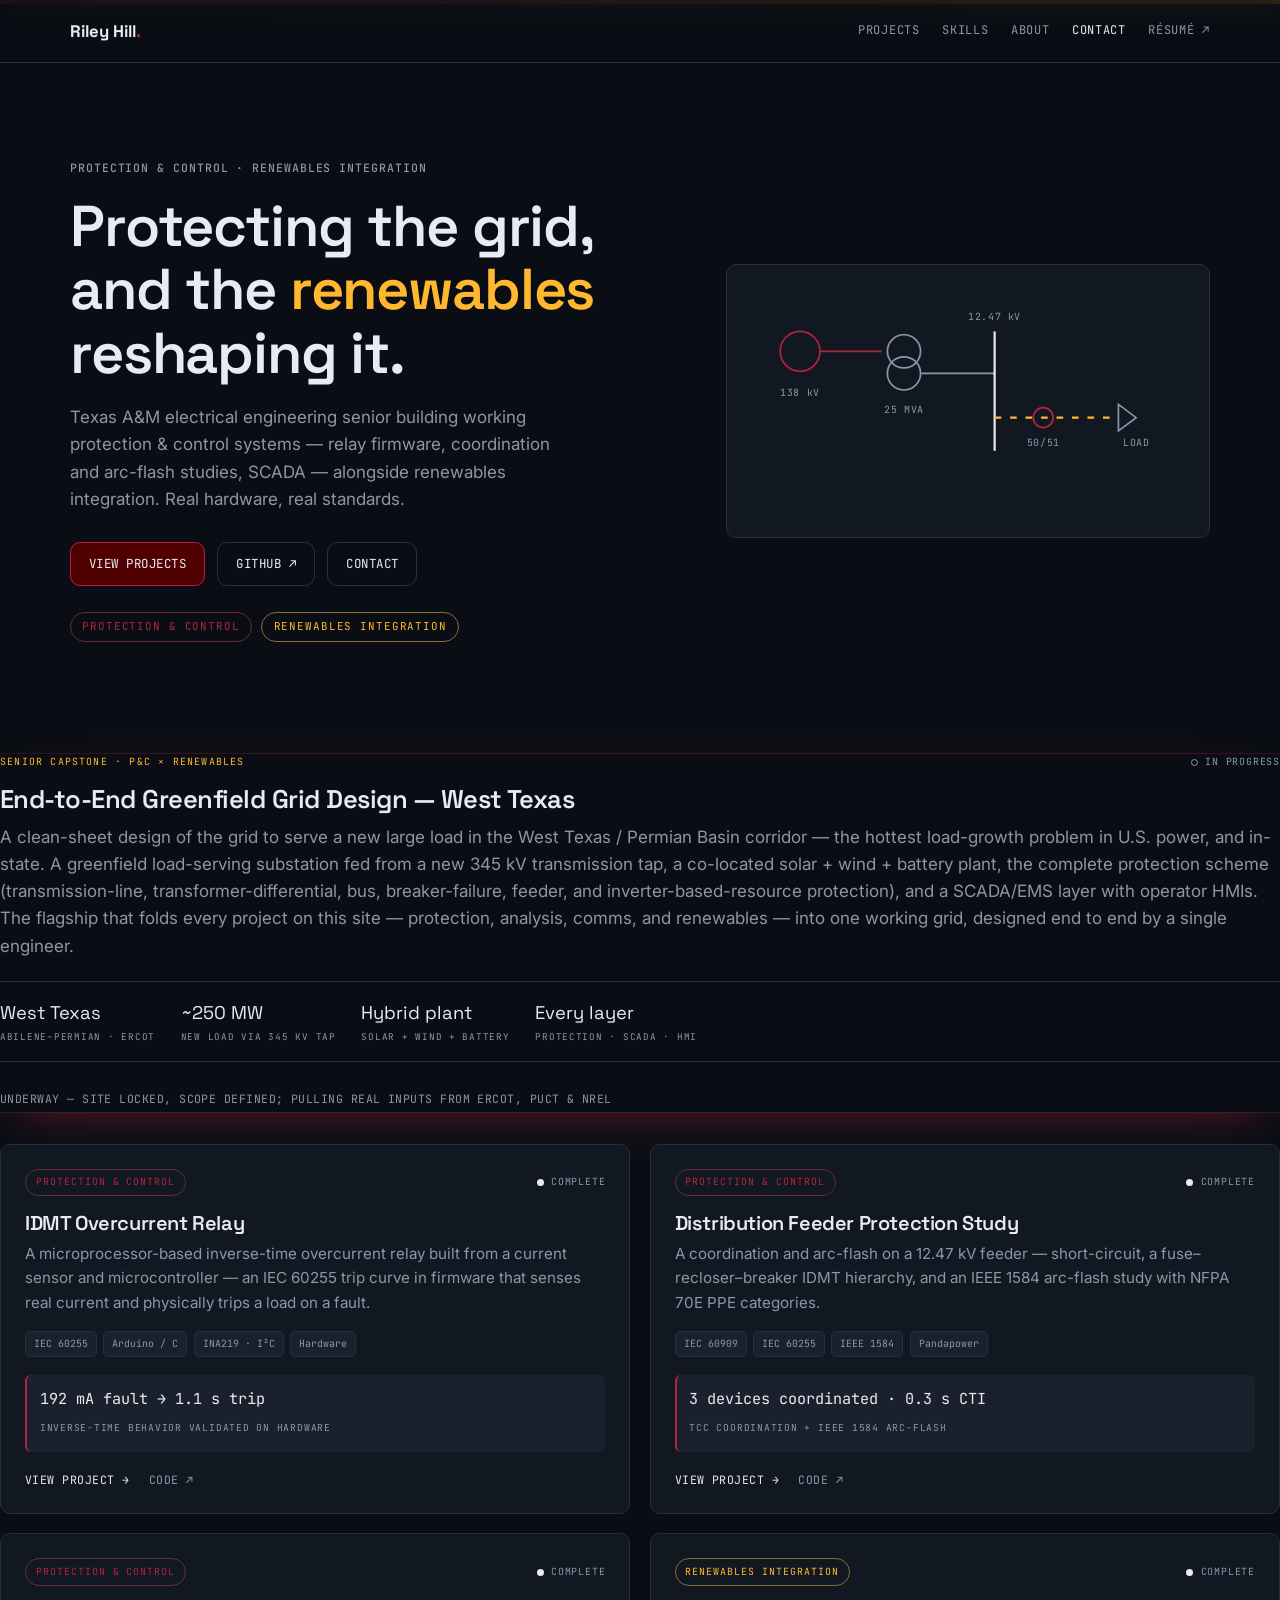
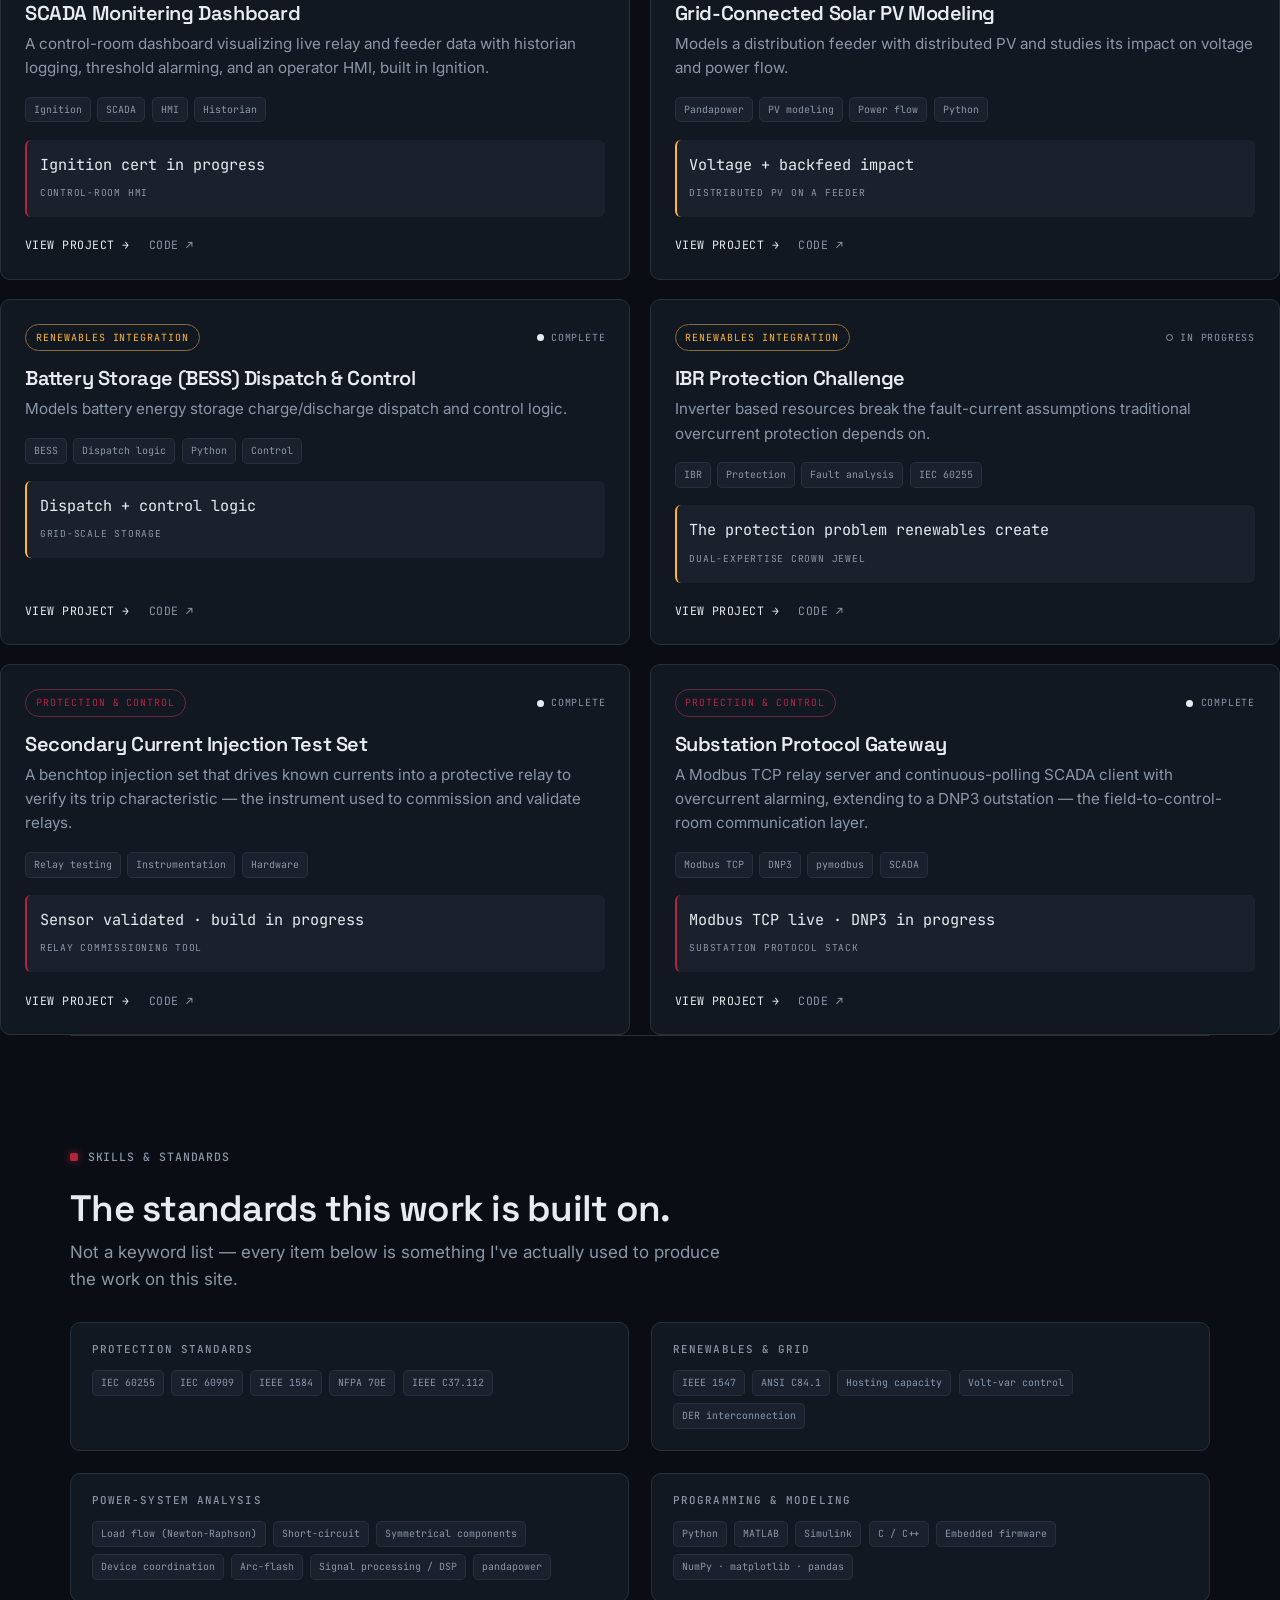
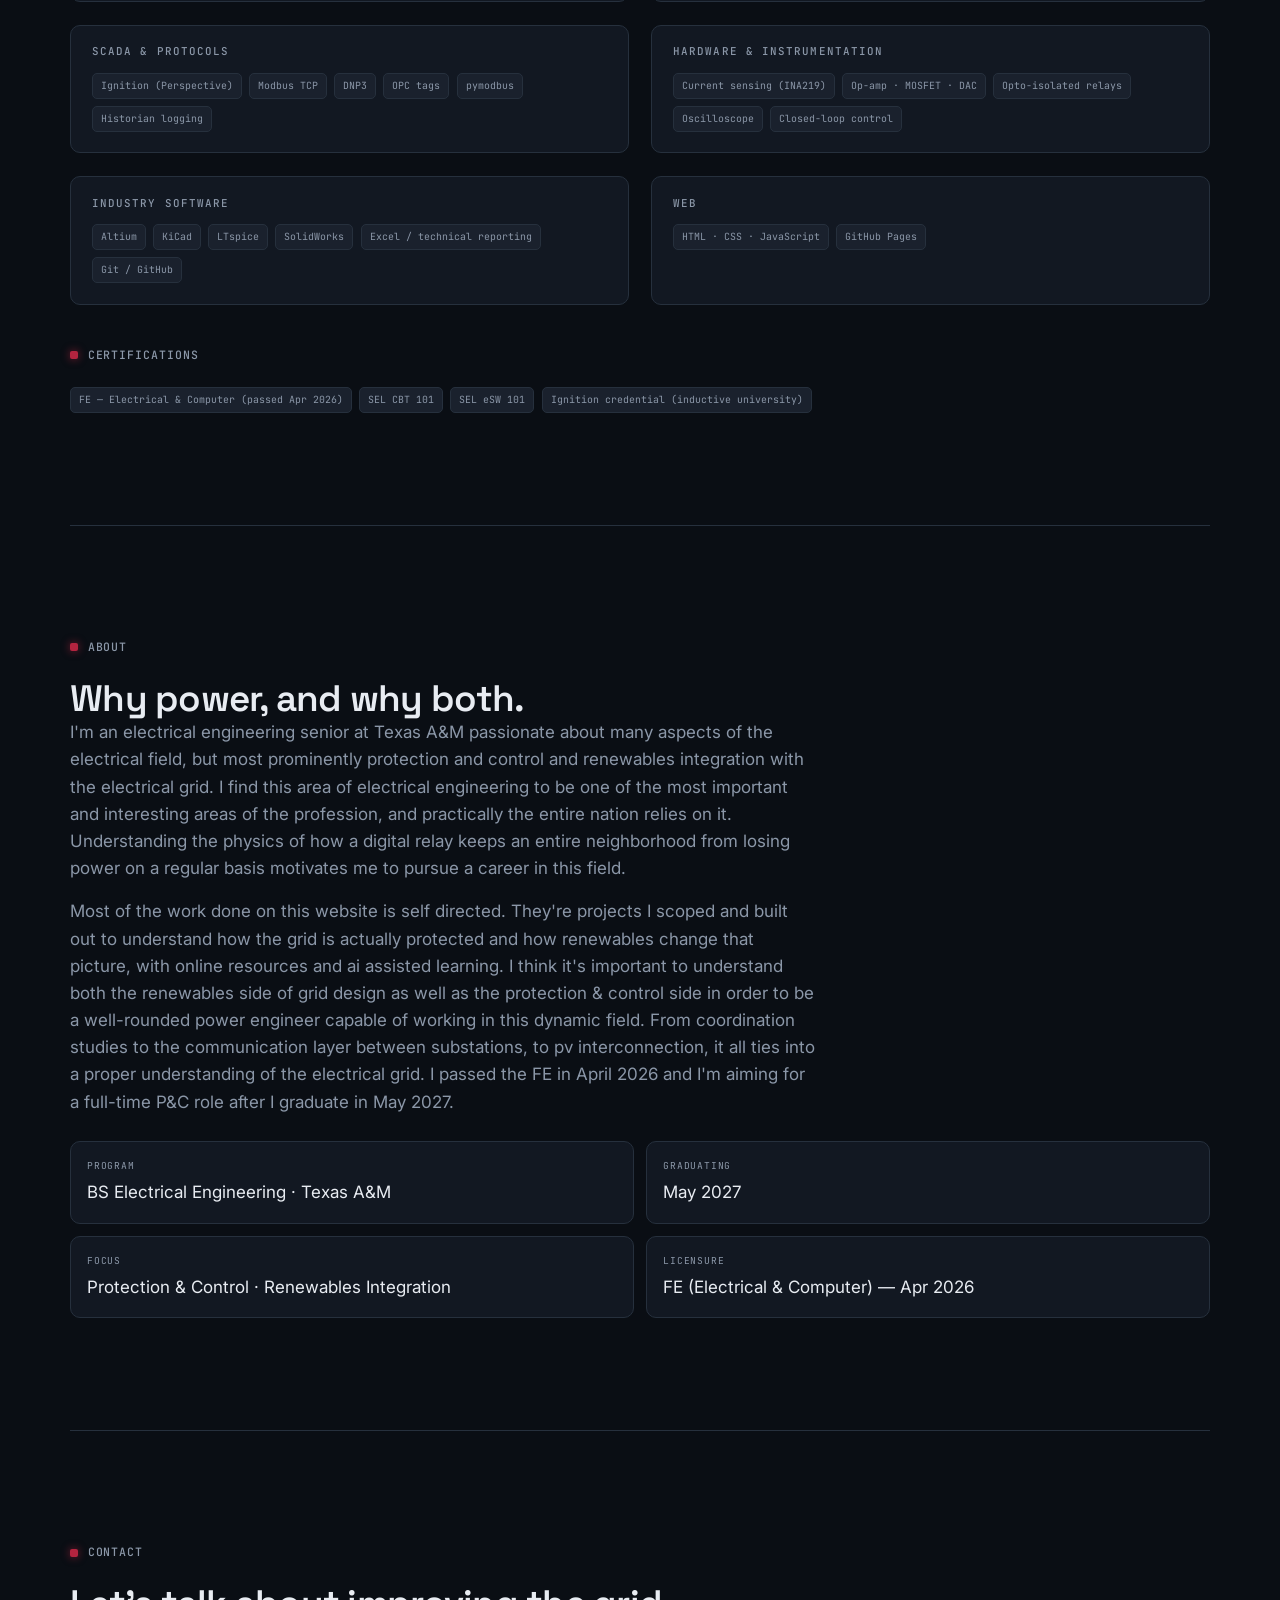
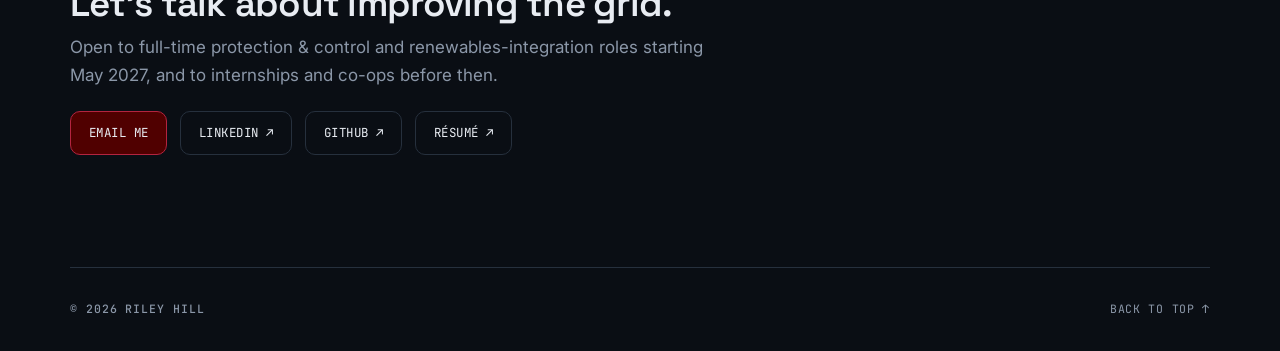
<file: index.html>
<!DOCTYPE html>
<html lang="en">
<head>
  <meta charset="UTF-8" />
  <meta name="viewport" content="width=device-width, initial-scale=1.0" />
  <title>Riley Hill — Protection &amp; Control · Renewables Integration</title>
  <meta name="description" content="Texas A&M electrical engineering senior building protection & control and renewables-integration projects: relay firmware, coordination and arc-flash studies, SCADA." />

  <link rel="preconnect" href="https://fonts.googleapis.com">
  <link rel="preconnect" href="https://fonts.gstatic.com" crossorigin>
  <link href="https://fonts.googleapis.com/css2?family=Inter:wght@400;500;600&family=JetBrains+Mono:wght@400;500&family=Space+Grotesk:wght@500;600;700&display=swap" rel="stylesheet">

  <link rel="stylesheet" href="styles.css" />

  <!-- turns on scroll-reveal without hiding content if JS is disabled -->
  <script>document.documentElement.classList.add('js');</script>

  <!-- link preview + favicon -->
  <meta property="og:type" content="website">
  <meta property="og:title" content="Riley Hill — Protection & Control · Renewables Integration">
  <meta property="og:description" content="Texas A&M electrical engineering senior building protection & control and renewables-integration projects: relay firmware, coordination and arc-flash studies, SCADA.">
  <meta property="og:image" content="https://rileyhill625.github.io/assets/og-image.png">
  <meta property="og:url" content="https://rileyhill625.github.io/">
  <meta name="twitter:card" content="summary_large_image">
  <link rel="icon" href="/assets/favicon.svg" type="image/svg+xml">
</head>
<body>
  <a class="skip-link" href="#top">Skip to content</a>

  <header class="nav">
    <div class="container nav__inner">
      <a class="nav__brand" href="#top">Riley Hill<span>.</span></a>
      <button class="nav__toggle" aria-label="Toggle menu" aria-expanded="false" aria-controls="nav-links">
        <span></span><span></span><span></span>
      </button>
      <nav class="nav__links" id="nav-links">
        <a href="#projects">Projects</a>
        <a href="#skills">Skills</a>
        <a href="#about">About</a>
        <a href="#contact">Contact</a>
        <a href="assets/resume.pdf">Résumé ↗</a>
      </nav>
    </div>
  </header>

  <main id="top">
    <section class="hero container">
      <div class="hero__inner">
        <div>
          <p class="mono hero__kicker">Protection &amp; Control · Renewables Integration</p>
          <h1>Protecting the grid, and the <span class="accent">renewables</span> reshaping it.</h1>
          <p class="hero__sub">Texas A&amp;M electrical engineering senior building working protection &amp; control systems — relay firmware, coordination and arc-flash studies, SCADA — alongside renewables integration. Real hardware, real standards.</p>
          <div class="cta-row">
            <a class="btn btn--primary" href="#projects">View projects</a>
            <a class="btn btn--ghost" href="https://github.com/rileyhill625">GitHub ↗</a>
            <a class="btn btn--ghost" href="#contact">Contact</a>
          </div>
          <div class="pills">
            <span class="pill pill--pc">Protection &amp; Control</span>
            <span class="pill pill--renew">Renewables Integration</span>
          </div>
        </div>

        <div class="oneline">
          <svg viewBox="0 0 400 210" role="img" aria-label="Single-line diagram: 138 kV utility source through a 25 MVA transformer to a 12.47 kV distribution feeder with a 50/51 overcurrent relay">
            <circle class="ol-node ol-hot" cx="48" cy="60" r="18"/>
            <text class="ol-label" x="48" y="100" text-anchor="middle">138 kV</text>
            <line class="ol-line ol-hot" x1="66" y1="60" x2="122" y2="60"/>
            <circle class="ol-node" cx="142" cy="60" r="15"/>
            <circle class="ol-node" cx="142" cy="80" r="15"/>
            <text class="ol-label" x="142" y="116" text-anchor="middle">25 MVA</text>
            <line class="ol-line" x1="157" y1="80" x2="224" y2="80"/>
            <line class="ol-bus" x1="224" y1="42" x2="224" y2="150"/>
            <text class="ol-label" x="224" y="32" text-anchor="middle">12.47 kV</text>
            <line class="ol-line ol-flow" x1="224" y1="120" x2="336" y2="120"/>
            <circle class="ol-node ol-hot" cx="268" cy="120" r="9"/>
            <text class="ol-label" x="268" y="146" text-anchor="middle">50/51</text>
            <path class="ol-line" d="M336 108 l16 12 l-16 12 z" fill="#8b97a8"/>
            <text class="ol-label" x="352" y="146" text-anchor="middle">LOAD</text>
          </svg>
        </div>
      </div>
    </section>

      <article class="capstone capstone--bridge">
        <div class="capstone__head">
          <span class="capstone__eyebrow">Senior Capstone · P&amp;C × Renewables</span>
          <span class="status status--wip">In progress</span>
        </div>
        <h3>End-to-End Greenfield Grid Design — West Texas</h3>
        <p class="capstone__desc">A clean-sheet design of the grid to serve a new large load in the West Texas / Permian Basin corridor — the hottest load-growth problem in U.S. power, and in-state. A greenfield load-serving substation fed from a new 345 kV transmission tap, a co-located solar + wind + battery plant, the complete protection scheme (transmission-line, transformer-differential, bus, breaker-failure, feeder, and inverter-based-resource protection), and a SCADA/EMS layer with operator HMIs. The flagship that folds every project on this site — protection, analysis, comms, and renewables — into one working grid, designed end to end by a single engineer.</p>
        <div class="capstone__scope">
          <div><span class="n">West Texas</span><span class="l">Abilene–Permian · ERCOT</span></div>
          <div><span class="n">~250 MW</span><span class="l">new load via 345 kV tap</span></div>
          <div><span class="n">Hybrid plant</span><span class="l">solar + wind + battery</span></div>
          <div><span class="n">Every layer</span><span class="l">protection · SCADA · HMI</span></div>
        </div>
        <span class="capstone__soon">Underway — site locked, scope defined; pulling real inputs from ERCOT, PUCT &amp; NREL</span>
      </article>

    </div>

    <div class="projects-grid">

        <!-- card 1 -->
        <article class="card card--pc">
        <div class="card__top">
            <span class="tag">Protection &amp; Control</span>
            <span class="status status--done">Complete</span>
        </div>
        <h3>IDMT Overcurrent Relay</h3>
        <p class="card__desc">A microprocessor-based inverse-time overcurrent relay built from a current sensor and microcontroller — an IEC 60255 trip curve in firmware that senses real current and physically trips a load on a fault.</p>
        <div class="card__tags">
            <span class="chip">IEC 60255</span>
            <span class="chip">Arduino / C</span>
            <span class="chip">INA219 · I²C</span>
            <span class="chip">Hardware</span>
        </div>
        <div class="card__result">
            <span class="metric">192 mA fault → 1.1 s trip</span>
            <span class="metric-label">Inverse-time behavior validated on hardware</span>
        </div>
        <div class="card__links">
            <a href="projects/idmt-relay.html">View project →</a>
            <a class="secondary" href="https://github.com/rileyhill625/overcurrent-relay">Code ↗</a>
        </div>
        </article>

        <!-- card 2 -->
        <article class="card card--pc">
        <div class="card__top">
            <span class="tag">Protection &amp; Control</span>
            <span class="status status--done">Complete</span>
        </div>
        <h3>Distribution Feeder Protection Study</h3>
        <p class="card__desc">A coordination and arc-flash on a 12.47 kV feeder — short-circuit, a fuse–recloser–breaker IDMT hierarchy, and an IEEE 1584 arc-flash study with NFPA 70E PPE categories.</p>
        <div class="card__tags">
            <span class="chip">IEC 60909</span>
            <span class="chip">IEC 60255</span>
            <span class="chip">IEEE 1584</span>
            <span class="chip">Pandapower</span>
        </div>
        <div class="card__result">
            <span class="metric">3 devices coordinated · 0.3 s CTI</span>
            <span class="metric-label">TCC coordination + IEEE 1584 arc-flash</span>
        </div>
        <div class="card__links">
            <a href="projects/feeder-study.html">View project →</a>
            <a class="secondary" href="https://github.com/rileyhill625/etap-feeder-study">Code ↗</a>
        </div>
        </article>

        <!-- card 3 -->
        <article class="card card--pc">
        <div class="card__top">
            <span class="tag">Protection &amp; Control</span>
            <span class="status status--done">Complete</span>
        </div>
        <h3>SCADA Monitering Dashboard</h3>
        <p class="card__desc">A control-room dashboard visualizing live relay and feeder data with historian logging, threshold alarming, and an operator HMI, built in Ignition.</p>
        <div class="card__tags">
            <span class="chip">Ignition</span>
            <span class="chip">SCADA</span>
            <span class="chip">HMI</span>
            <span class="chip">Historian</span>
        </div>
        <div class="card__result">
            <span class="metric">Ignition cert in progress</span>
            <span class="metric-label">Control-room HMI</span>
        </div>
        <div class="card__links">
            <a href="projects/scada-dashboard.html">View project →</a>
            <a class="secondary" href="https://github.com/rileyhill625/scada-dashboard">Code ↗</a>
        </div>
        </article>

        <!-- card 4 -->
        <article class="card card--renew">
        <div class="card__top">
            <span class="tag">Renewables Integration</span>
            <span class="status status--done">Complete</span>
        </div>
        <h3>Grid-Connected Solar PV Modeling</h3>
        <p class="card__desc">Models a distribution feeder with distributed PV and studies its impact on voltage and power flow.</p>
        <div class="card__tags">
            <span class="chip">Pandapower</span>
            <span class="chip">PV modeling</span>
            <span class="chip">Power flow</span>
            <span class="chip">Python</span>
        </div>
        <div class="card__result">
            <span class="metric">Voltage + backfeed impact</span>
            <span class="metric-label">Distributed PV on a feeder</span>
        </div>
        <div class="card__links">
            <a href="projects/solar-pv.html">View project →</a>
            <a class="secondary" href="https://github.com/rileyhill625/overcurrent-relay">Code ↗</a>
        </div>
        </article>

        <!-- card 5 -->
        <article class="card card--renew">
        <div class="card__top">
            <span class="tag">Renewables Integration</span>
            <span class="status status--done">Complete</span>
        </div>
        <h3>Battery Storage (BESS) Dispatch &amp; Control</h3>
        <p class="card__desc">Models battery energy storage charge/discharge dispatch and control logic.</p>
        <div class="card__tags">
            <span class="chip">BESS</span>
            <span class="chip">Dispatch logic</span>
            <span class="chip">Python</span>
            <span class="chip">Control</span>
        </div>
        <div class="card__result">
            <span class="metric">Dispatch + control logic</span>
            <span class="metric-label">Grid-scale storage</span>
        </div>
        <div class="card__links">
            <a href="projects/bess-dispatch.html">View project →</a>
            <a class="secondary" href="https://github.com/rileyhill625/overcurrent-relay">Code ↗</a>
        </div>
        </article>

        <!-- card 6 -->
        <article class="card card--renew">
        <div class="card__top">
            <span class="tag">Renewables Integration</span>
            <span class="status status--wip">In Progress</span>
        </div>
        <h3>IBR Protection Challenge</h3>
        <p class="card__desc">Inverter based resources break the fault-current assumptions traditional overcurrent protection depends on.</p>
        <div class="card__tags">
            <span class="chip">IBR</span>
            <span class="chip">Protection</span>
            <span class="chip">Fault analysis</span>
            <span class="chip">IEC 60255</span>
        </div>
        <div class="card__result">
            <span class="metric">The protection problem renewables create</span>
            <span class="metric-label">Dual-expertise crown jewel</span>
        </div>
        <div class="card__links">
            <a href="projects/ibr-protection.html">View project →</a>
            <a class="secondary" href="https://github.com/rileyhill625/overcurrent-relay">Code ↗</a>
        </div>
        </article>

        <!-- card 7 -->
        <article class="card card--pc">
        <div class="card__top">
            <span class="tag">Protection &amp; Control</span>
            <span class="status status--done">Complete</span>
        </div>
        <h3>Secondary Current Injection Test Set</h3>
        <p class="card__desc">A benchtop injection set that drives known currents into a protective relay to verify its trip characteristic — the instrument used to commission and validate relays.</p>
        <div class="card__tags">
            <span class="chip">Relay testing</span>
            <span class="chip">Instrumentation</span>
            <span class="chip">Hardware</span>
        </div>
        <div class="card__result">
            <span class="metric">Sensor validated · build in progress</span>
            <span class="metric-label">Relay commissioning tool</span>
        </div>
        <div class="card__links">
            <a href="projects/injection-test-set.html">View project →</a>
            <a class="secondary" href="https://github.com/rileyhill625/current-injection-test-set">Code ↗</a>
        </div>
        </article>

        <!-- card 8 -->
        <article class="card card--pc">
        <div class="card__top">
            <span class="tag">Protection &amp; Control</span>
            <span class="status status--done">Complete</span>
        </div>
        <h3>Substation Protocol Gateway</h3>
        <p class="card__desc">A Modbus TCP relay server and continuous-polling SCADA client with overcurrent alarming, extending to a DNP3 outstation — the field-to-control-room communication layer.</p>
        <div class="card__tags">
            <span class="chip">Modbus TCP</span>
            <span class="chip">DNP3</span>
            <span class="chip">pymodbus</span>
            <span class="chip">SCADA</span>
        </div>
        <div class="card__result">
            <span class="metric">Modbus TCP live · DNP3 in progress</span>
            <span class="metric-label">Substation protocol stack</span>
        </div>
        <div class="card__links">
            <a href="projects/protocol-gateway.html">View project →</a>
            <a class="secondary" href="https://github.com/rileyhill625/substation-protocol-gateway">Code ↗</a>
        </div>
        </article>

        
    </div>
    </section>

    <section id="skills" class="section container reveal">
      <div class="section__label"><span class="mono">Skills &amp; Standards</span></div>
      <h2>The standards this work is built on.</h2>
      <p class="section__intro">Not a keyword list — every item below is something I've actually used to produce the work on this site.</p>

      <div class="skills-grid">
        <div class="skill-group">
          <h3>Protection Standards</h3>
          <div class="chips">
            <span class="chip">IEC 60255</span><span class="chip">IEC 60909</span><span class="chip">IEEE 1584</span><span class="chip">NFPA 70E</span><span class="chip">IEEE C37.112</span>
          </div>
        </div>
        <div class="skill-group">
          <h3>Renewables &amp; Grid</h3>
          <div class="chips">
            <span class="chip">IEEE 1547</span><span class="chip">ANSI C84.1</span><span class="chip">Hosting capacity</span><span class="chip">Volt-var control</span><span class="chip">DER interconnection</span>
          </div>
        </div>
          <div class="skill-group">
            <h3>Power-System Analysis</h3>
            <div class="chips">
              <span class="chip">Load flow (Newton-Raphson)</span><span class="chip">Short-circuit</span><span class="chip">Symmetrical components</span><span class="chip">Device coordination</span><span class="chip">Arc-flash</span><span class="chip">Signal processing / DSP</span><span class="chip">pandapower</span>
            </div>
          </div>
        <div class="skill-group">
          <h3>Programming &amp; Modeling</h3>
          <div class="chips">
            <span class="chip">Python</span><span class="chip">MATLAB</span><span class="chip">Simulink</span><span class="chip">C / C++</span><span class="chip">Embedded firmware</span><span class="chip">NumPy · matplotlib · pandas</span>
          </div>
        </div>
        <div class="skill-group">
          <h3>SCADA &amp; Protocols</h3>
          <div class="chips">
            <span class="chip">Ignition (Perspective)</span><span class="chip">Modbus TCP</span><span class="chip">DNP3</span><span class="chip">OPC tags</span><span class="chip">pymodbus</span><span class="chip">Historian logging</span>
          </div>
        </div>
        <div class="skill-group">
          <h3>Hardware &amp; Instrumentation</h3>
          <div class="chips">
            <span class="chip">Current sensing (INA219)</span><span class="chip">Op-amp · MOSFET · DAC</span><span class="chip">Opto-isolated relays</span><span class="chip">Oscilloscope</span><span class="chip">Closed-loop control</span>
          </div>
        </div>
          <div class="skill-group">
            <h3>Industry Software</h3>
            <div class="chips">
              <span class="chip">Altium</span><span class="chip">KiCad</span><span class="chip">LTspice</span><span class="chip">SolidWorks</span><span class="chip">Excel / technical reporting</span><span class="chip">Git / GitHub</span>
            </div>
          </div>
        <div class="skill-group">
          <h3>Web</h3>
          <div class="chips">
            <span class="chip">HTML · CSS · JavaScript</span><span class="chip">GitHub Pages</span>
          </div>
        </div>
      </div>

      <div class="section__label" style="margin-top:2.6rem;"><span class="mono">Certifications</span></div>
      <div class="chips">
        <span class="chip">FE — Electrical &amp; Computer (passed Apr 2026)</span>
        <span class="chip">SEL CBT 101</span>
        <span class="chip">SEL eSW 101</span>
        <span class="chip">Ignition credential (inductive university)</span>
        <!-- Add only certs you've actually earned: SEL CBT 101, SEL eSW 101, Ignition credential, etc. -->
      </div>
    </section>

    <section id="about" class="section container reveal">
      <div class="section__label"><span class="mono">About</span></div>
      <h2>Why power, and why both.</h2>
      <div class="prose">
        <p>I'm an electrical engineering senior at Texas A&amp;M passionate about many aspects of the electrical field, but most prominently protection and control and renewables integration with the electrical grid. I find this area of electrical engineering to be one of the most important and interesting areas of the profession, and practically the entire nation relies on it. Understanding the physics of how a digital relay keeps an entire neighborhood from losing power on a regular basis motivates me to pursue a career in this field.</p>
        <p>Most of the work done on this website is self directed. They're projects I scoped and built out to understand how the grid is actually protected and how renewables change that picture, with online resources and ai assisted learning. I think it's important to understand both the renewables side of grid design as well as the protection &amp; control side in order to be a well-rounded power engineer capable of working in this dynamic field. From coordination studies to the communication layer between substations, to pv interconnection, it all ties into a proper understanding of the electrical grid. I passed the FE in April 2026 and I'm aiming for a full-time P&amp;C role after I graduate in May 2027.</p>
      </div>
      <div class="spec-grid" style="margin-top:1.6rem;">
        <div class="spec"><span class="k">Program</span><span class="v">BS Electrical Engineering · Texas A&amp;M</span></div>
        <div class="spec"><span class="k">Graduating</span><span class="v">May 2027</span></div>
        <div class="spec"><span class="k">Focus</span><span class="v">Protection &amp; Control · Renewables Integration</span></div>
        <div class="spec"><span class="k">Licensure</span><span class="v">FE (Electrical &amp; Computer) — Apr 2026</span></div>
      </div>
    </section>

    <section id="contact" class="section container reveal">
      <div class="section__label"><span class="mono">Contact</span></div>
      <h2>Let's talk about improving the grid.</h2>
      <p class="section__intro">Open to full-time protection &amp; control and renewables-integration roles starting May 2027, and to internships and co-ops before then.</p>
      <div class="cta-row" style="margin-top:1.4rem;">
        <a class="btn btn--primary" href="mailto:rileyhill625@gmail.com">Email me</a>
        <a class="btn btn--ghost" href="https://www.linkedin.com/in/riley-hill-74b4ba291">LinkedIn ↗</a>
        <a class="btn btn--ghost" href="https://github.com/rileyhill625">GitHub ↗</a>
        <a class="btn btn--ghost" href="assets/RileyHill_Resume_September_2026.pdf">Résumé ↗</a>
      </div>
    </section>
    
  </main>
  <footer class="footer container">
    <span class="mono">© 2026 Riley Hill</span>
    <a href="#top">Back to top ↑</a>
  </footer>

  <script src="main.js"></script>
</body>
</html>
</file>
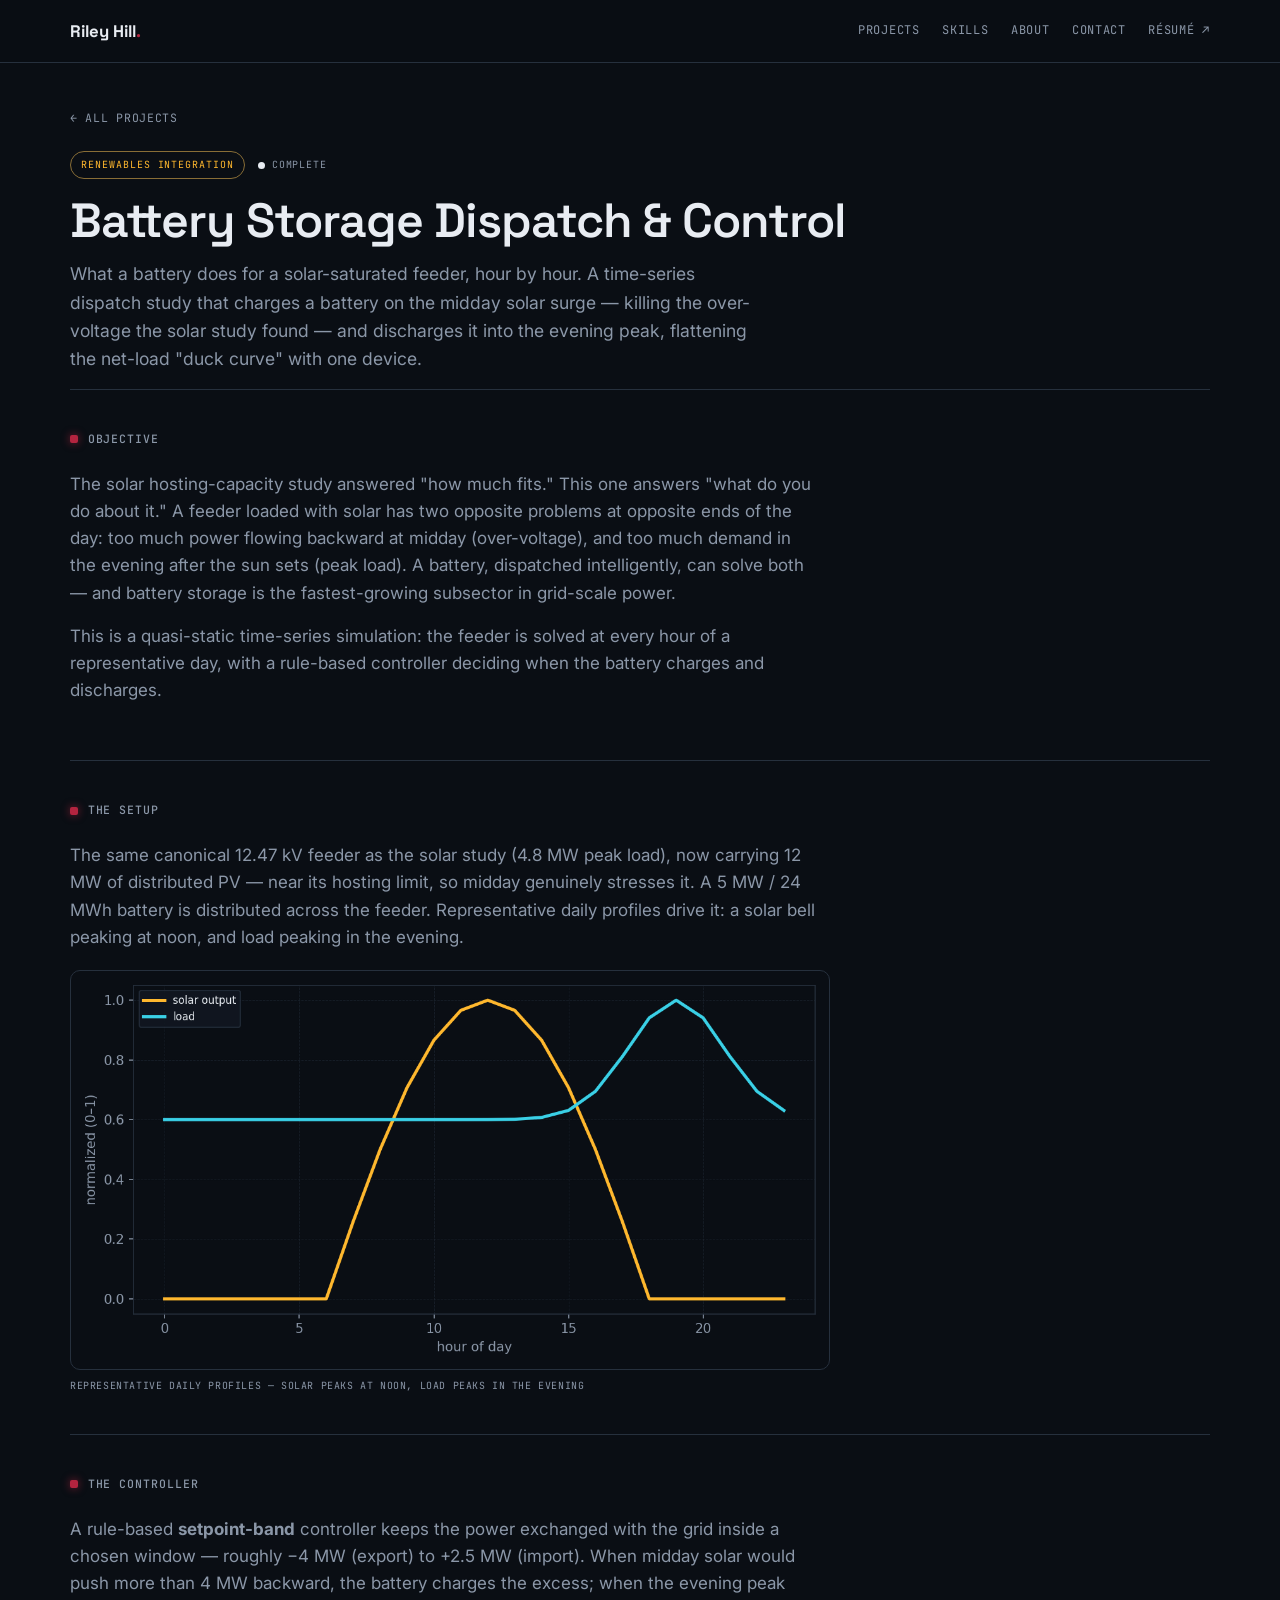
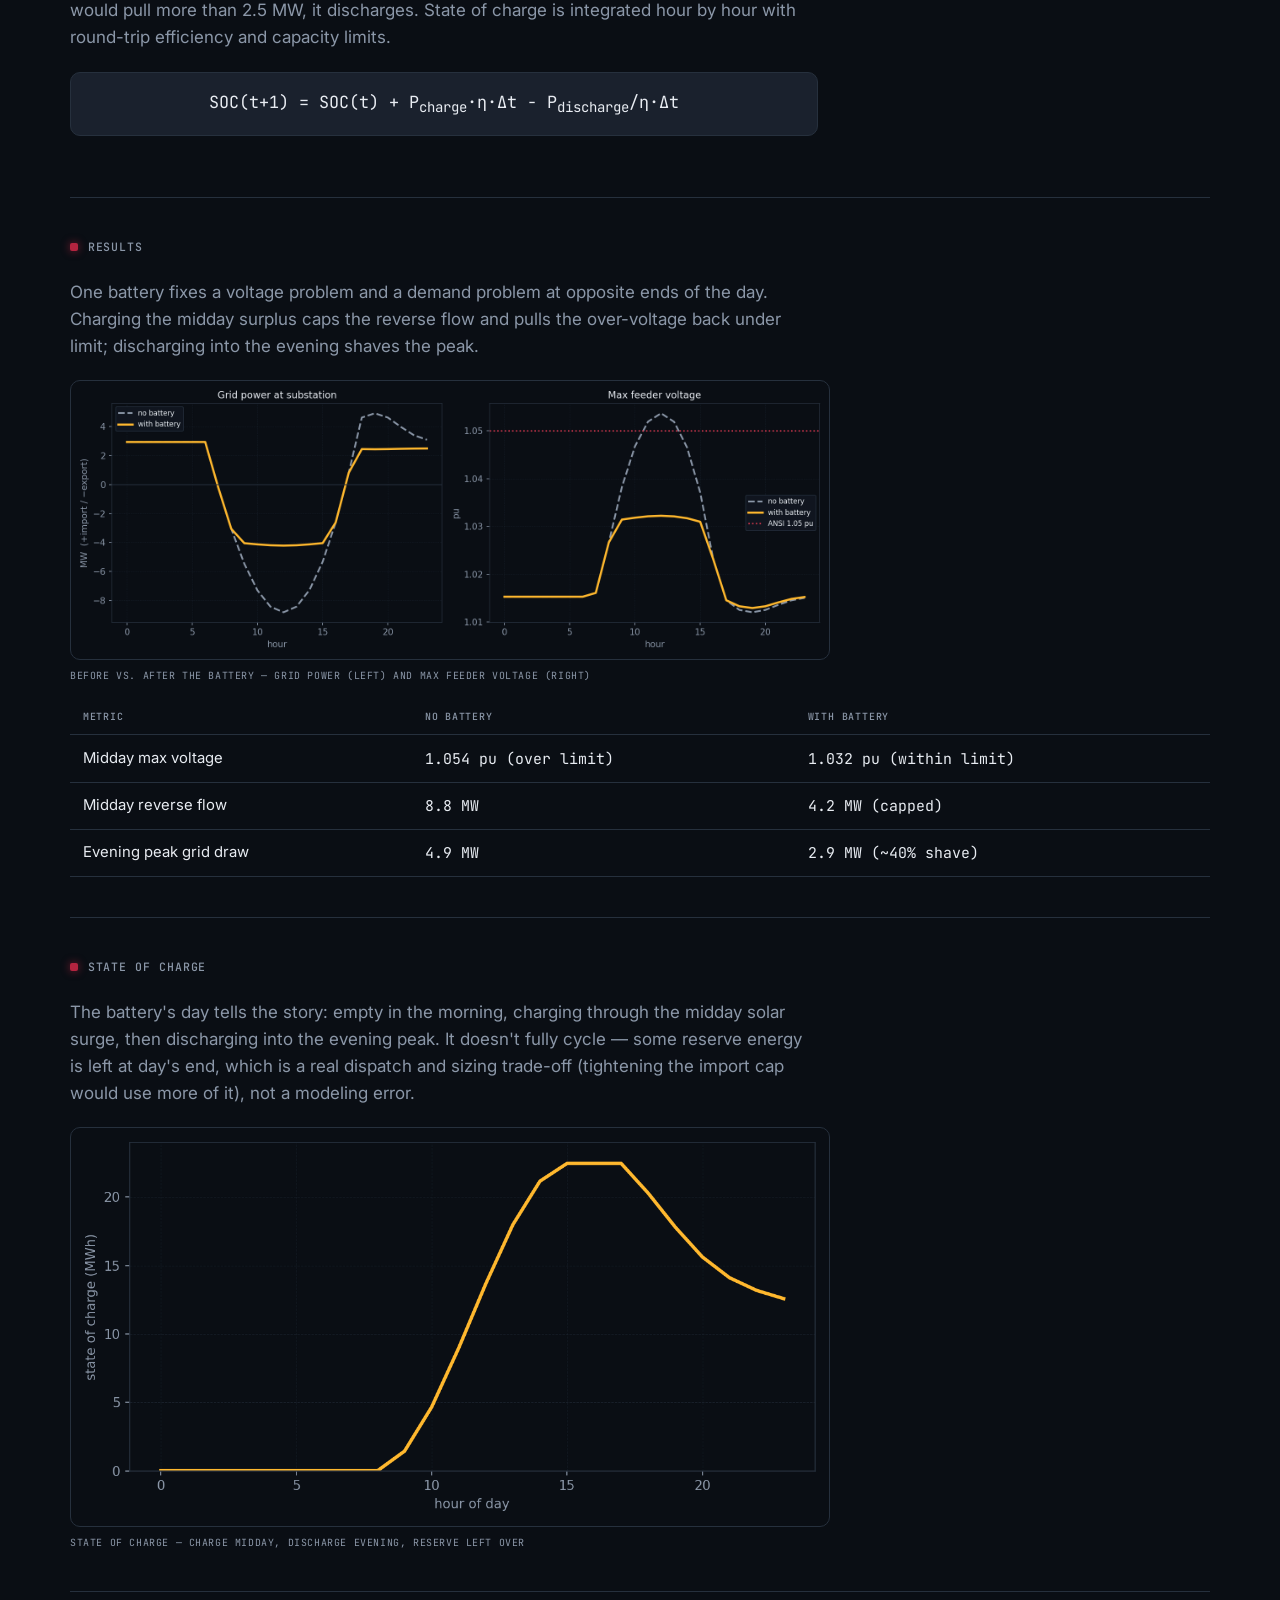
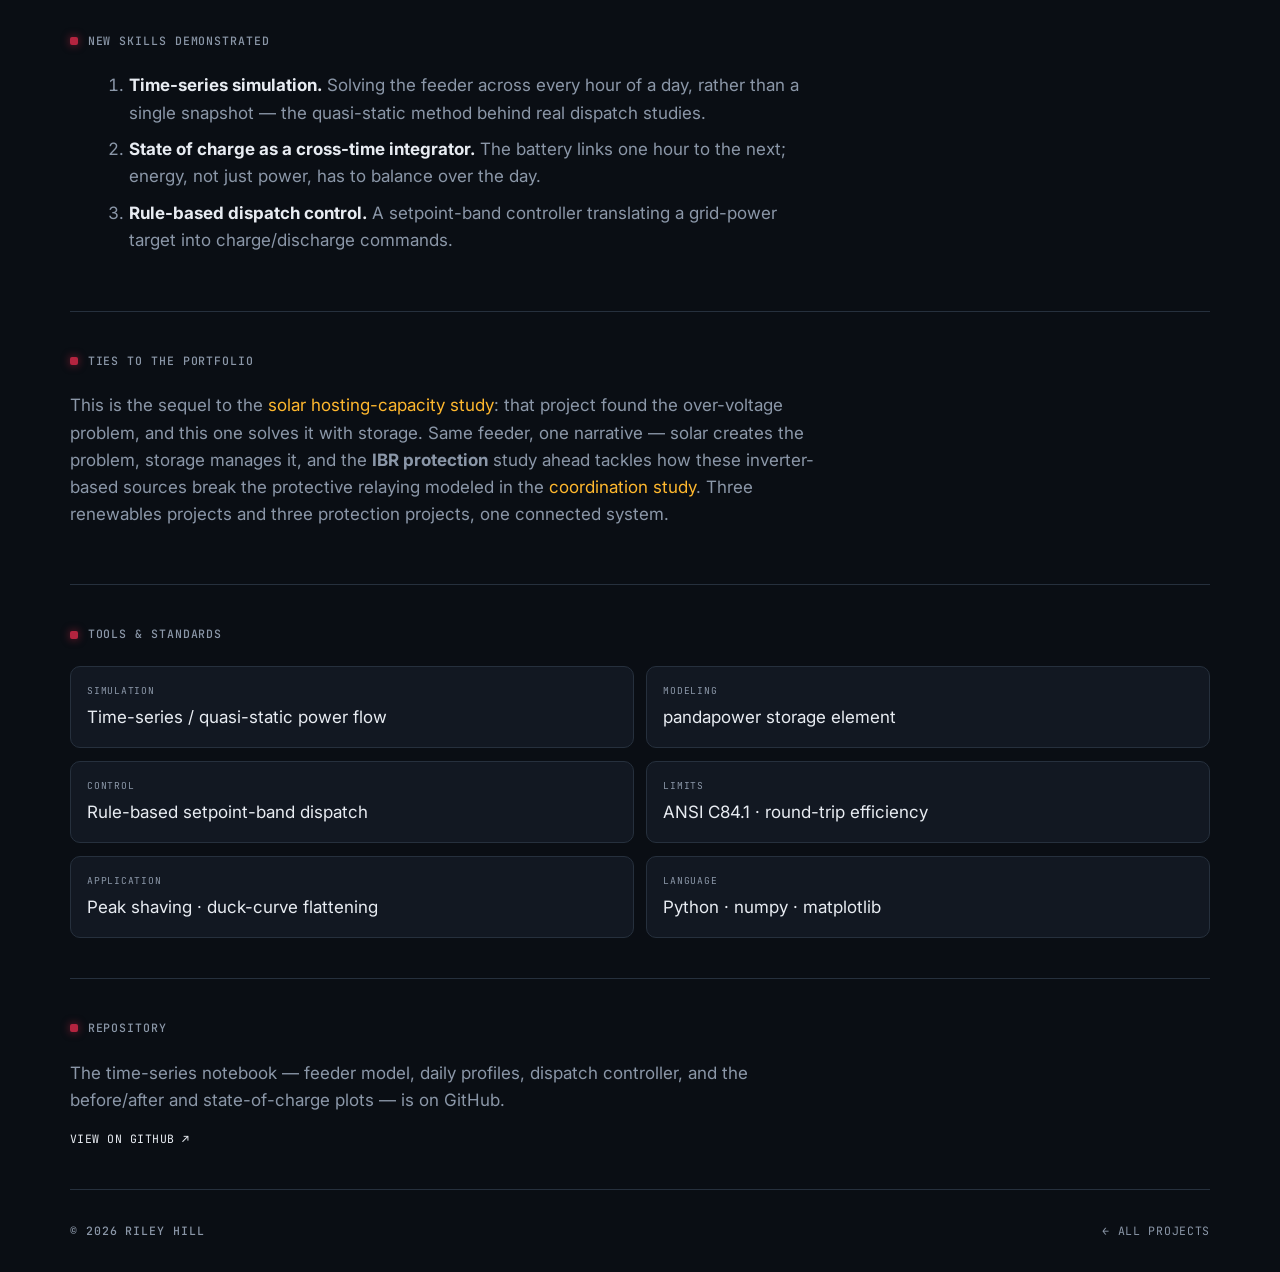
<file: projects/bess-dispatch.html>
<!DOCTYPE html>
<html lang="en">
<head>
  <meta charset="UTF-8" />
  <meta name="viewport" content="width=device-width, initial-scale=1.0" />
  <title>Battery Storage Dispatch — Riley Hill</title>
  <meta name="description" content="A time-series battery energy storage (BESS) dispatch study on a solar-heavy distribution feeder: charging the midday solar surge and shaving the evening peak to flatten the net-load duck curve." />

  <script>document.documentElement.classList.add('js');</script>
  <link rel="icon" href="/assets/favicon.svg" type="image/svg+xml">
  <link rel="preconnect" href="https://fonts.googleapis.com">
  <link rel="preconnect" href="https://fonts.gstatic.com" crossorigin>
  <link href="https://fonts.googleapis.com/css2?family=Inter:wght@400;500;600&family=JetBrains+Mono:wght@400;500&family=Space+Grotesk:wght@500;600;700&display=swap" rel="stylesheet">
  <link rel="stylesheet" href="../styles.css" />
</head>
<body>
  <a class="skip-link" href="#main">Skip to content</a>

  <header class="nav">
    <div class="container nav__inner">
      <a class="nav__brand" href="../index.html">Riley Hill<span>.</span></a>
      <button class="nav__toggle" aria-label="Toggle menu" aria-expanded="false" aria-controls="nav-links">
        <span></span><span></span><span></span>
      </button>
      <nav class="nav__links" id="nav-links">
        <a href="../index.html#projects">Projects</a>
        <a href="../index.html#skills">Skills</a>
        <a href="../index.html#about">About</a>
        <a href="../index.html#contact">Contact</a>
        <a href="../assets/resume.pdf">Résumé ↗</a>
      </nav>
    </div>
  </header>

  <main id="main">

    <section class="detail-hero container" style="--accent: var(--renew);">
      <a class="back-link" href="../index.html#projects">← All projects</a>
      <div class="detail-hero__meta">
        <span class="tag">Renewables Integration</span>
        <span class="status status--done">Complete</span>
      </div>
      <h1>Battery Storage Dispatch &amp; Control</h1>
      <p class="detail-hero__lead">What a battery does for a solar-saturated feeder, hour by hour. A time-series dispatch study that charges a battery on the midday solar surge — killing the over-voltage the solar study found — and discharges it into the evening peak, flattening the net-load "duck curve" with one device.</p>
    </section>

    <section class="block container reveal">
      <div class="section__label"><span class="mono">Objective</span></div>
      <div class="prose">
        <p>The solar hosting-capacity study answered "how much fits." This one answers "what do you do about it." A feeder loaded with solar has two opposite problems at opposite ends of the day: too much power flowing backward at midday (over-voltage), and too much demand in the evening after the sun sets (peak load). A battery, dispatched intelligently, can solve both — and battery storage is the fastest-growing subsector in grid-scale power.</p>
        <p>This is a quasi-static time-series simulation: the feeder is solved at every hour of a representative day, with a rule-based controller deciding when the battery charges and discharges.</p>
      </div>
    </section>

    <section class="block container reveal">
      <div class="section__label"><span class="mono">The setup</span></div>
      <div class="prose">
        <p>The same canonical 12.47 kV feeder as the solar study (4.8 MW peak load), now carrying 12 MW of distributed PV — near its hosting limit, so midday genuinely stresses it. A 5 MW / 24 MWh battery is distributed across the feeder. Representative daily profiles drive it: a solar bell peaking at noon, and load peaking in the evening.</p>
      </div>
      <figure class="figure figure--md">
        <img src="../assets/r2-daily-profiles.png" loading="lazy" alt="Normalized daily curves: solar peaking at midday, load peaking in the evening">
        <figcaption>Representative daily profiles — solar peaks at noon, load peaks in the evening</figcaption>
      </figure>
    </section>

    <section class="block container reveal">
      <div class="section__label"><span class="mono">The controller</span></div>
      <div class="prose">
        <p>A rule-based <strong>setpoint-band</strong> controller keeps the power exchanged with the grid inside a chosen window — roughly −4 MW (export) to +2.5 MW (import). When midday solar would push more than 4 MW backward, the battery charges the excess; when the evening peak would pull more than 2.5 MW, it discharges. State of charge is integrated hour by hour with round-trip efficiency and capacity limits.</p>
        <div class="equation">SOC(t+1) = SOC(t) + P<sub>charge</sub>·η·Δt − P<sub>discharge</sub>/η·Δt</div>
      </div>
    </section>

    <section class="block container reveal">
      <div class="section__label"><span class="mono">Results</span></div>
      <div class="prose">
        <p>One battery fixes a voltage problem and a demand problem at opposite ends of the day. Charging the midday surplus caps the reverse flow and pulls the over-voltage back under limit; discharging into the evening shaves the peak.</p>
      </div>
      <figure class="figure figure--md">
        <img src="../assets/r2-before-after.png" loading="lazy" alt="Two panels: grid power at the substation and max feeder voltage, each with and without the battery. The battery reduces midday reverse power and evening import, and pulls midday voltage below the 1.05 pu limit.">
        <figcaption>Before vs. after the battery — grid power (left) and max feeder voltage (right)</figcaption>
      </figure>
      <div class="table-scroll">
        <table class="data-table">
          <thead><tr><th>Metric</th><th>No battery</th><th>With battery</th></tr></thead>
          <tbody>
            <tr><td>Midday max voltage</td><td class="num">1.054 pu (over limit)</td><td class="num">1.032 pu (within limit)</td></tr>
            <tr><td>Midday reverse flow</td><td class="num">8.8 MW</td><td class="num">4.2 MW (capped)</td></tr>
            <tr><td>Evening peak grid draw</td><td class="num">4.9 MW</td><td class="num">2.9 MW (~40% shave)</td></tr>
          </tbody>
        </table>
      </div>
    </section>

    <section class="block container reveal">
      <div class="section__label"><span class="mono">State of charge</span></div>
      <div class="prose">
        <p>The battery's day tells the story: empty in the morning, charging through the midday solar surge, then discharging into the evening peak. It doesn't fully cycle — some reserve energy is left at day's end, which is a real dispatch and sizing trade-off (tightening the import cap would use more of it), not a modeling error.</p>
      </div>
      <figure class="figure figure--md">
        <img src="../assets/r2-soc.png" loading="lazy" alt="Battery state of charge over the day: rising through midday, falling in the evening, ending with reserve energy">
        <figcaption>State of charge — charge midday, discharge evening, reserve left over</figcaption>
      </figure>
    </section>

    <section class="block container reveal">
      <div class="section__label"><span class="mono">New skills demonstrated</span></div>
      <div class="prose">
        <ol>
          <li><strong>Time-series simulation.</strong> Solving the feeder across every hour of a day, rather than a single snapshot — the quasi-static method behind real dispatch studies.</li>
          <li><strong>State of charge as a cross-time integrator.</strong> The battery links one hour to the next; energy, not just power, has to balance over the day.</li>
          <li><strong>Rule-based dispatch control.</strong> A setpoint-band controller translating a grid-power target into charge/discharge commands.</li>
        </ol>
      </div>
    </section>

    <section class="block container reveal">
      <div class="section__label"><span class="mono">Ties to the portfolio</span></div>
      <div class="prose">
        <p>This is the sequel to the <a href="solar-pv.html" style="color:var(--renew);">solar hosting-capacity study</a>: that project found the over-voltage problem, and this one solves it with storage. Same feeder, one narrative — solar creates the problem, storage manages it, and the <strong>IBR protection</strong> study ahead tackles how these inverter-based sources break the protective relaying modeled in the <a href="feeder-study.html" style="color:var(--renew);">coordination study</a>. Three renewables projects and three protection projects, one connected system.</p>
      </div>
    </section>

    <section class="block container reveal">
      <div class="section__label"><span class="mono">Tools &amp; standards</span></div>
      <div class="spec-grid">
        <div class="spec"><span class="k">Simulation</span><span class="v">Time-series / quasi-static power flow</span></div>
        <div class="spec"><span class="k">Modeling</span><span class="v">pandapower storage element</span></div>
        <div class="spec"><span class="k">Control</span><span class="v">Rule-based setpoint-band dispatch</span></div>
        <div class="spec"><span class="k">Limits</span><span class="v">ANSI C84.1 · round-trip efficiency</span></div>
        <div class="spec"><span class="k">Application</span><span class="v">Peak shaving · duck-curve flattening</span></div>
        <div class="spec"><span class="k">Language</span><span class="v">Python · numpy · matplotlib</span></div>
      </div>
    </section>

    <section class="block container reveal">
      <div class="section__label"><span class="mono">Repository</span></div>
      <div class="prose"><p>The time-series notebook — feeder model, daily profiles, dispatch controller, and the before/after and state-of-charge plots — is on GitHub.</p></div>
      <div class="card__links">
        <a href="https://github.com/rileyhill625">View on GitHub ↗</a>
      </div>
    </section>

  </main>

  <footer class="footer container">
    <span class="mono">© 2026 Riley Hill</span>
    <a href="../index.html#projects">← All projects</a>
  </footer>

  <script src="../main.js"></script>

</body>
</html>
</file>
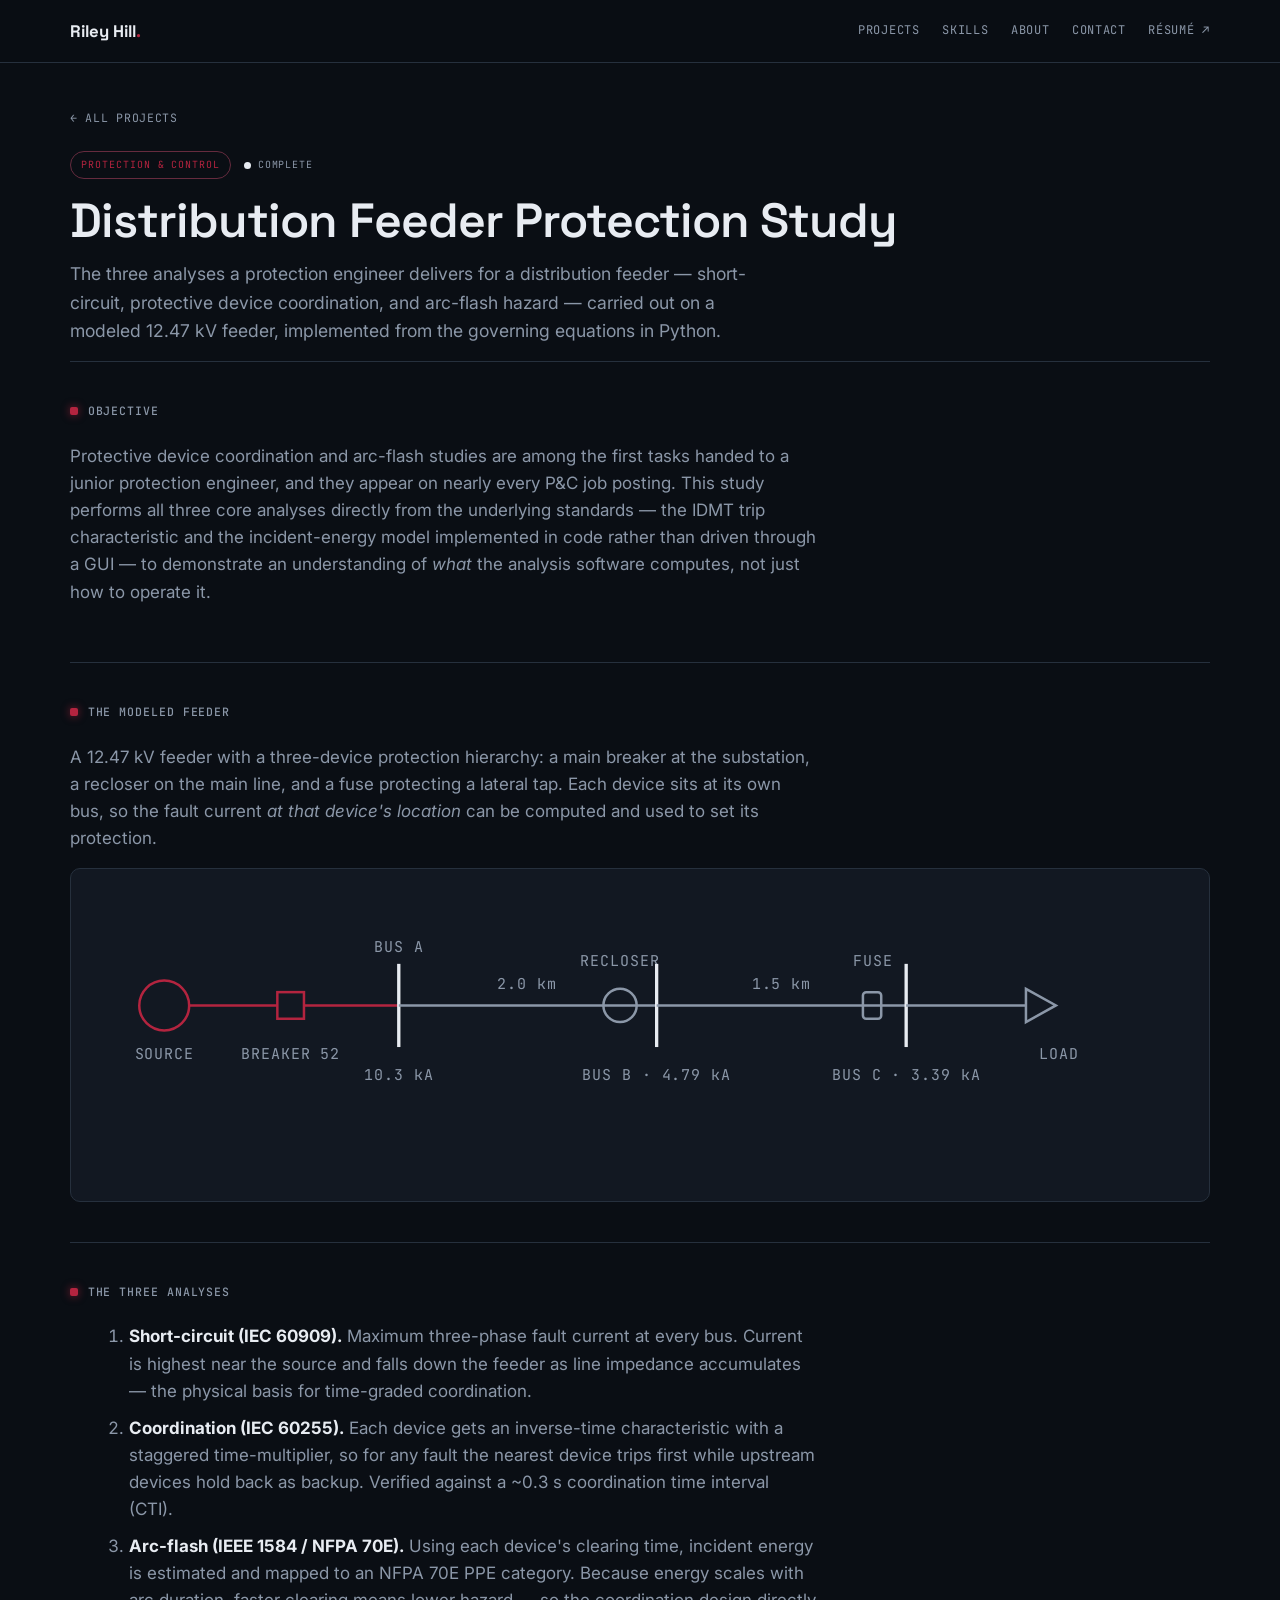
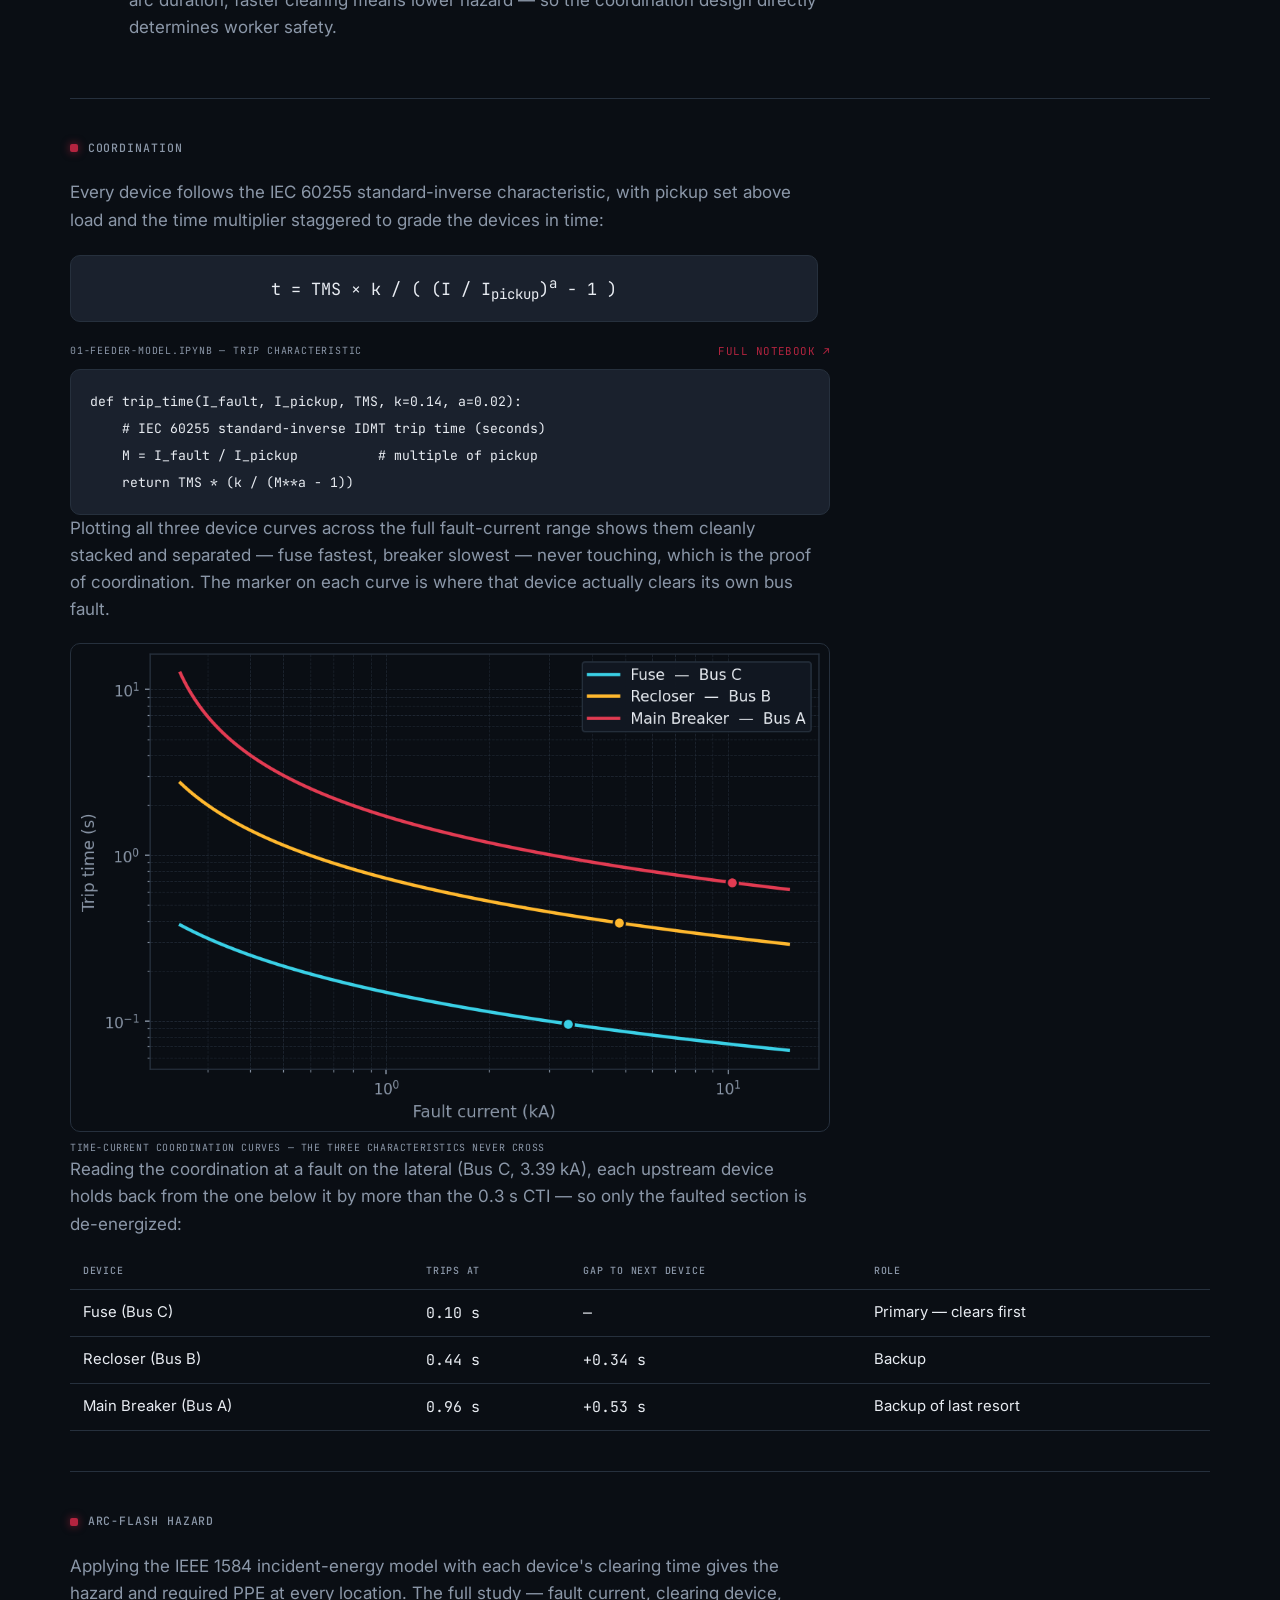
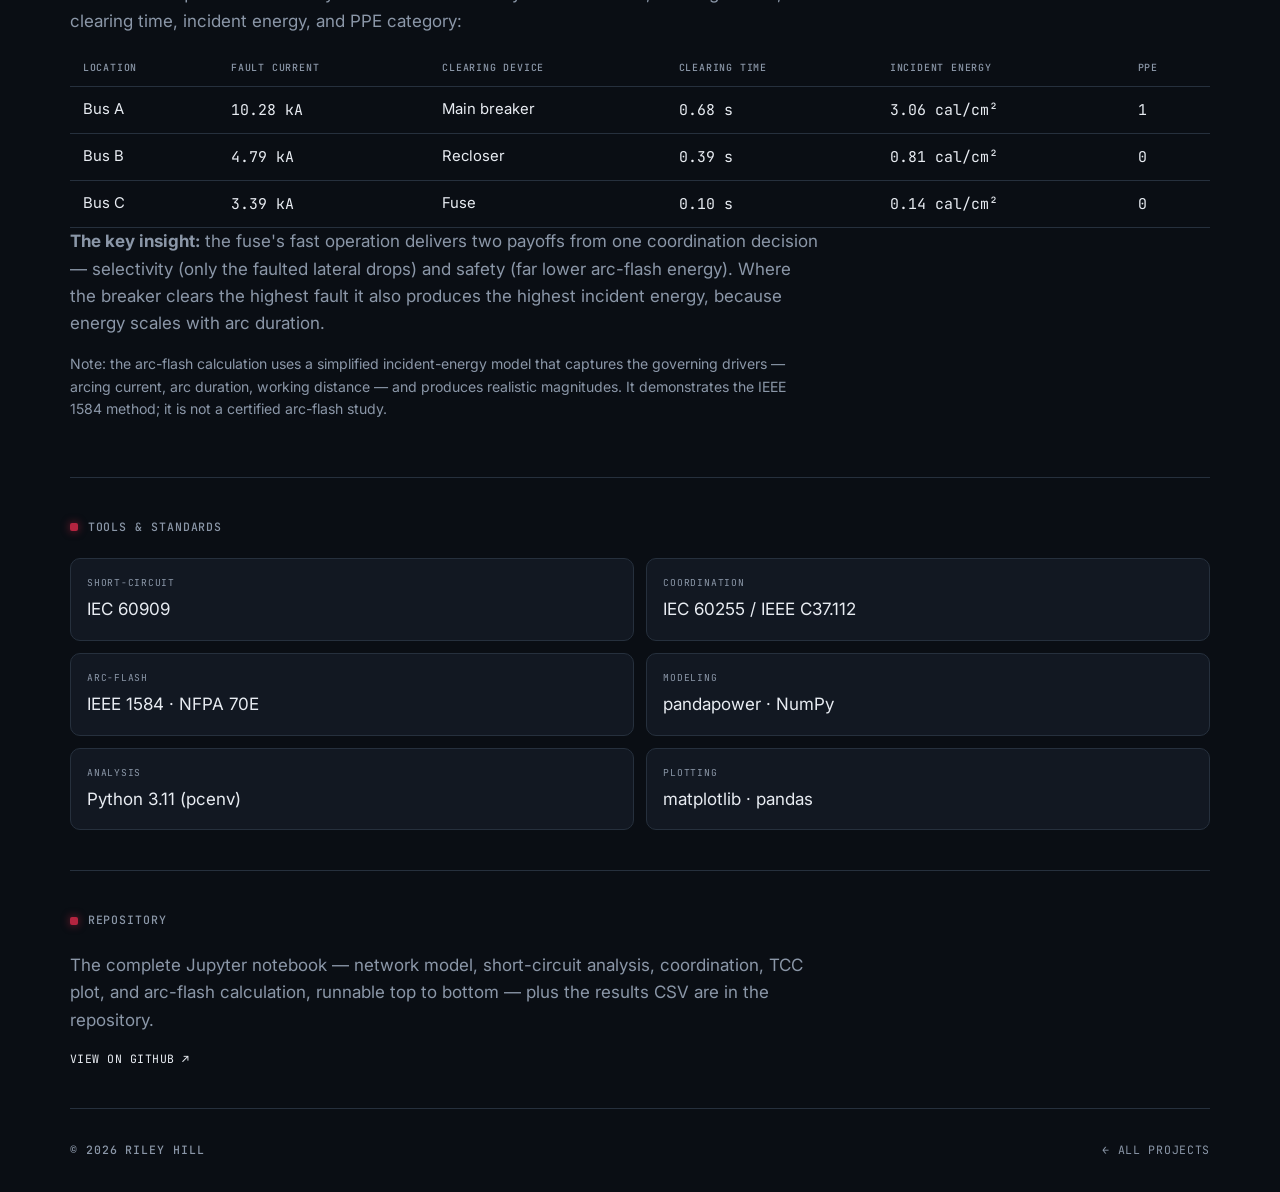
<file: projects/feeder-study.html>
<!DOCTYPE html>
<html lang="en">
<head>
  <meta charset="UTF-8" />
  <meta name="viewport" content="width=device-width, initial-scale=1.0" />
  <title>Distribution Feeder Protection Study — Riley Hill</title>
  <meta name="description" content="A short-circuit, protective device coordination, and IEEE 1584 arc-flash study on a 12.47 kV distribution feeder, built in Python." />

  <link rel="preconnect" href="https://fonts.googleapis.com">
  <link rel="preconnect" href="https://fonts.gstatic.com" crossorigin>
  <link href="https://fonts.googleapis.com/css2?family=Inter:wght@400;500;600&family=JetBrains+Mono:wght@400;500&family=Space+Grotesk:wght@500;600;700&display=swap" rel="stylesheet">

  <link rel="stylesheet" href="../styles.css" />

  <script>document.documentElement.classList.add('js');</script>
  <link rel="icon" href="/assets/favicon.svg" type="image/svg+xml">
</head>
<body>
  <a class="skip-link" href="#main">Skip to content</a>

  <!-- ============ NAV ============ -->
  <header class="nav">
    <div class="container nav__inner">
      <a class="nav__brand" href="../index.html">Riley Hill<span>.</span></a>
      <button class="nav__toggle" aria-label="Toggle menu" aria-expanded="false" aria-controls="nav-links">
        <span></span><span></span><span></span>
      </button>
      <nav class="nav__links" id="nav-links">
        <a href="../index.html#projects">Projects</a>
        <a href="../index.html#skills">Skills</a>
        <a href="../index.html#about">About</a>
        <a href="../index.html#contact">Contact</a>
        <a href="../assets/resume.pdf">Résumé ↗</a>
      </nav>
    </div>
  </header>

  <main id="main">

    <!-- ============ HERO ============ -->
    <section class="detail-hero container">
      <a class="back-link" href="../index.html#projects">← All projects</a>
      <div class="detail-hero__meta">
        <span class="tag">Protection &amp; Control</span>
        <span class="status status--done">Complete</span>
      </div>
      <h1>Distribution Feeder Protection Study</h1>
      <p class="detail-hero__lead">The three analyses a protection engineer delivers for a distribution feeder — short-circuit, protective device coordination, and arc-flash hazard — carried out on a modeled 12.47 kV feeder, implemented from the governing equations in Python.</p>
    </section>

    <!-- ============ OBJECTIVE ============ -->
    <section class="block container reveal">
      <div class="section__label"><span class="mono">Objective</span></div>
      <div class="prose">
        <p>Protective device coordination and arc-flash studies are among the first tasks handed to a junior protection engineer, and they appear on nearly every P&amp;C job posting. This study performs all three core analyses directly from the underlying standards — the IDMT trip characteristic and the incident-energy model implemented in code rather than driven through a GUI — to demonstrate an understanding of <em>what</em> the analysis software computes, not just how to operate it.</p>
      </div>
    </section>

    <!-- ============ THE MODELED FEEDER ============ -->
    <section class="block container reveal">
      <div class="section__label"><span class="mono">The modeled feeder</span></div>
      <div class="prose">
        <p>A 12.47 kV feeder with a three-device protection hierarchy: a main breaker at the substation, a recloser on the main line, and a fuse protecting a lateral tap. Each device sits at its own bus, so the fault current <em>at that device's location</em> can be computed and used to set its protection.</p>
      </div>
      <div class="oneline">
        <svg viewBox="0 0 660 175" role="img" aria-label="Single-line diagram of a 12.47 kV feeder: source, main breaker, Bus A at 10.3 kA, a 2.0 km line to a recloser at Bus B at 4.79 kA, a 1.5 km line to a fuse at Bus C at 3.39 kA, then the lateral load">
          <!-- source -->
          <circle class="ol-node ol-hot" cx="44" cy="70" r="15"/>
          <text class="ol-label" x="44" y="102" text-anchor="middle">SOURCE</text>
          <line class="ol-line ol-hot" x1="59" y1="70" x2="112" y2="70"/>
          <!-- main breaker -->
          <rect class="ol-node ol-hot" x="112" y="62" width="16" height="16"/>
          <text class="ol-label" x="120" y="102" text-anchor="middle">BREAKER 52</text>
          <line class="ol-line ol-hot" x1="128" y1="70" x2="185" y2="70"/>
          <!-- BUS A -->
          <line class="ol-bus" x1="185" y1="45" x2="185" y2="95"/>
          <text class="ol-label" x="185" y="38" text-anchor="middle">BUS A</text>
          <text class="ol-label" x="185" y="115" text-anchor="middle">10.3 kA</text>
          <!-- 2.0 km span -->
          <line class="ol-line" x1="185" y1="70" x2="340" y2="70"/>
          <text class="ol-label" x="262" y="60" text-anchor="middle">2.0 km</text>
          <!-- recloser + BUS B -->
          <circle class="ol-node" cx="318" cy="70" r="10"/>
          <text class="ol-label" x="318" y="46" text-anchor="middle">RECLOSER</text>
          <line class="ol-bus" x1="340" y1="45" x2="340" y2="95"/>
          <text class="ol-label" x="340" y="115" text-anchor="middle">BUS B · 4.79 kA</text>
          <!-- 1.5 km span -->
          <line class="ol-line" x1="340" y1="70" x2="490" y2="70"/>
          <text class="ol-label" x="415" y="60" text-anchor="middle">1.5 km</text>
          <!-- fuse + BUS C -->
          <rect class="ol-node" x="464" y="62" width="11" height="16" rx="2"/>
          <text class="ol-label" x="470" y="46" text-anchor="middle">FUSE</text>
          <line class="ol-bus" x1="490" y1="45" x2="490" y2="95"/>
          <text class="ol-label" x="490" y="115" text-anchor="middle">BUS C · 3.39 kA</text>
          <!-- load -->
          <line class="ol-line" x1="490" y1="70" x2="562" y2="70"/>
          <path class="ol-line" d="M562 60 l18 10 l-18 10 z" fill="#8b97a8"/>
          <text class="ol-label" x="582" y="102" text-anchor="middle">LOAD</text>
        </svg>
      </div>
    </section>

    <!-- ============ METHOD ============ -->
    <section class="block container reveal">
      <div class="section__label"><span class="mono">The three analyses</span></div>
      <div class="prose">
        <ol>
          <li><strong>Short-circuit (IEC 60909).</strong> Maximum three-phase fault current at every bus. Current is highest near the source and falls down the feeder as line impedance accumulates — the physical basis for time-graded coordination.</li>
          <li><strong>Coordination (IEC 60255).</strong> Each device gets an inverse-time characteristic with a staggered time-multiplier, so for any fault the nearest device trips first while upstream devices hold back as backup. Verified against a ~0.3 s coordination time interval (CTI).</li>
          <li><strong>Arc-flash (IEEE 1584 / NFPA 70E).</strong> Using each device's clearing time, incident energy is estimated and mapped to an NFPA 70E PPE category. Because energy scales with arc duration, faster clearing means lower hazard — so the coordination design directly determines worker safety.</li>
        </ol>
      </div>
    </section>

    <!-- ============ COORDINATION ============ -->
    <section class="block container reveal">
      <div class="section__label"><span class="mono">Coordination</span></div>
      <div class="prose">
        <p>Every device follows the IEC 60255 standard-inverse characteristic, with pickup set above load and the time multiplier staggered to grade the devices in time:</p>
        <div class="equation">t = TMS &times; k / ( (I / I<sub>pickup</sub>)<sup>a</sup> &minus; 1 )</div>
      </div>

      <div class="code-block">
        <div class="cap">
          <span>01-feeder-model.ipynb — trip characteristic</span>
          <a href="https://github.com/rileyhill625/etap-feeder-study">Full notebook ↗</a>
        </div>
        <pre><code>def trip_time(I_fault, I_pickup, TMS, k=0.14, a=0.02):
    # IEC 60255 standard-inverse IDMT trip time (seconds)
    M = I_fault / I_pickup          # multiple of pickup
    return TMS * (k / (M**a - 1))</code></pre>
      </div>

      <div class="prose">
        <p>Plotting all three device curves across the full fault-current range shows them cleanly stacked and separated — fuse fastest, breaker slowest — never touching, which is the proof of coordination. The marker on each curve is where that device actually clears its own bus fault.</p>
      </div>
      <figure class="figure figure--md">
        <img src="../assets/tcc-coordination.png" alt="Time-current coordination plot: three IEC standard-inverse curves for the fuse, recloser, and main breaker, cleanly separated across the fault-current range, with a marker on each at its operating point">
        <figcaption>Time-current coordination curves — the three characteristics never cross</figcaption>
      </figure>

      <div class="prose">
        <p>Reading the coordination at a fault on the lateral (Bus C, 3.39 kA), each upstream device holds back from the one below it by more than the 0.3 s CTI — so only the faulted section is de-energized:</p>
      </div>
      <table class="data-table">
        <thead><tr><th>Device</th><th>Trips at</th><th>Gap to next device</th><th>Role</th></tr></thead>
        <tbody>
          <tr><td>Fuse (Bus C)</td><td class="num">0.10 s</td><td class="num">—</td><td>Primary — clears first</td></tr>
          <tr><td>Recloser (Bus B)</td><td class="num">0.44 s</td><td class="num">+0.34 s</td><td>Backup</td></tr>
          <tr><td>Main Breaker (Bus A)</td><td class="num">0.96 s</td><td class="num">+0.53 s</td><td>Backup of last resort</td></tr>
        </tbody>
      </table>
    </section>

    <!-- ============ ARC-FLASH HAZARD ============ -->
    <section class="block container reveal">
      <div class="section__label"><span class="mono">Arc-flash hazard</span></div>
      <div class="prose">
        <p>Applying the IEEE 1584 incident-energy model with each device's clearing time gives the hazard and required PPE at every location. The full study — fault current, clearing device, clearing time, incident energy, and PPE category:</p>
      </div>
      <table class="data-table">
        <thead><tr><th>Location</th><th>Fault current</th><th>Clearing device</th><th>Clearing time</th><th>Incident energy</th><th>PPE</th></tr></thead>
        <tbody>
          <tr><td>Bus A</td><td class="num">10.28 kA</td><td>Main breaker</td><td class="num">0.68 s</td><td class="num">3.06 cal/cm²</td><td class="num">1</td></tr>
          <tr><td>Bus B</td><td class="num">4.79 kA</td><td>Recloser</td><td class="num">0.39 s</td><td class="num">0.81 cal/cm²</td><td class="num">0</td></tr>
          <tr><td>Bus C</td><td class="num">3.39 kA</td><td>Fuse</td><td class="num">0.10 s</td><td class="num">0.14 cal/cm²</td><td class="num">0</td></tr>
        </tbody>
      </table>
      <div class="prose">
        <p><strong>The key insight:</strong> the fuse's fast operation delivers two payoffs from one coordination decision — selectivity (only the faulted lateral drops) and safety (far lower arc-flash energy). Where the breaker clears the highest fault it also produces the highest incident energy, because energy scales with arc duration.</p>
        <p style="font-size:.88rem;">Note: the arc-flash calculation uses a simplified incident-energy model that captures the governing drivers — arcing current, arc duration, working distance — and produces realistic magnitudes. It demonstrates the IEEE 1584 method; it is not a certified arc-flash study.</p>
      </div>
    </section>

    <!-- ============ TOOLS & STANDARDS ============ -->
    <section class="block container reveal">
      <div class="section__label"><span class="mono">Tools &amp; standards</span></div>
      <div class="spec-grid">
        <div class="spec"><span class="k">Short-circuit</span><span class="v">IEC 60909</span></div>
        <div class="spec"><span class="k">Coordination</span><span class="v">IEC 60255 / IEEE C37.112</span></div>
        <div class="spec"><span class="k">Arc-flash</span><span class="v">IEEE 1584 · NFPA 70E</span></div>
        <div class="spec"><span class="k">Modeling</span><span class="v">pandapower · NumPy</span></div>
        <div class="spec"><span class="k">Analysis</span><span class="v">Python 3.11 (pcenv)</span></div>
        <div class="spec"><span class="k">Plotting</span><span class="v">matplotlib · pandas</span></div>
      </div>
    </section>

    <!-- ============ REPOSITORY ============ -->
    <section class="block container reveal">
      <div class="section__label"><span class="mono">Repository</span></div>
      <div class="prose"><p>The complete Jupyter notebook — network model, short-circuit analysis, coordination, TCC plot, and arc-flash calculation, runnable top to bottom — plus the results CSV are in the repository.</p></div>
      <div class="card__links">
        <a href="https://github.com/rileyhill625/etap-feeder-study">View on GitHub ↗</a>
      </div>
    </section>

  </main>

  <footer class="footer container">
    <span class="mono">© 2026 Riley Hill</span>
    <a href="../index.html#projects">← All projects</a>
    </footer>
  <script src="../main.js"></script>

</body>
</html>
</file>
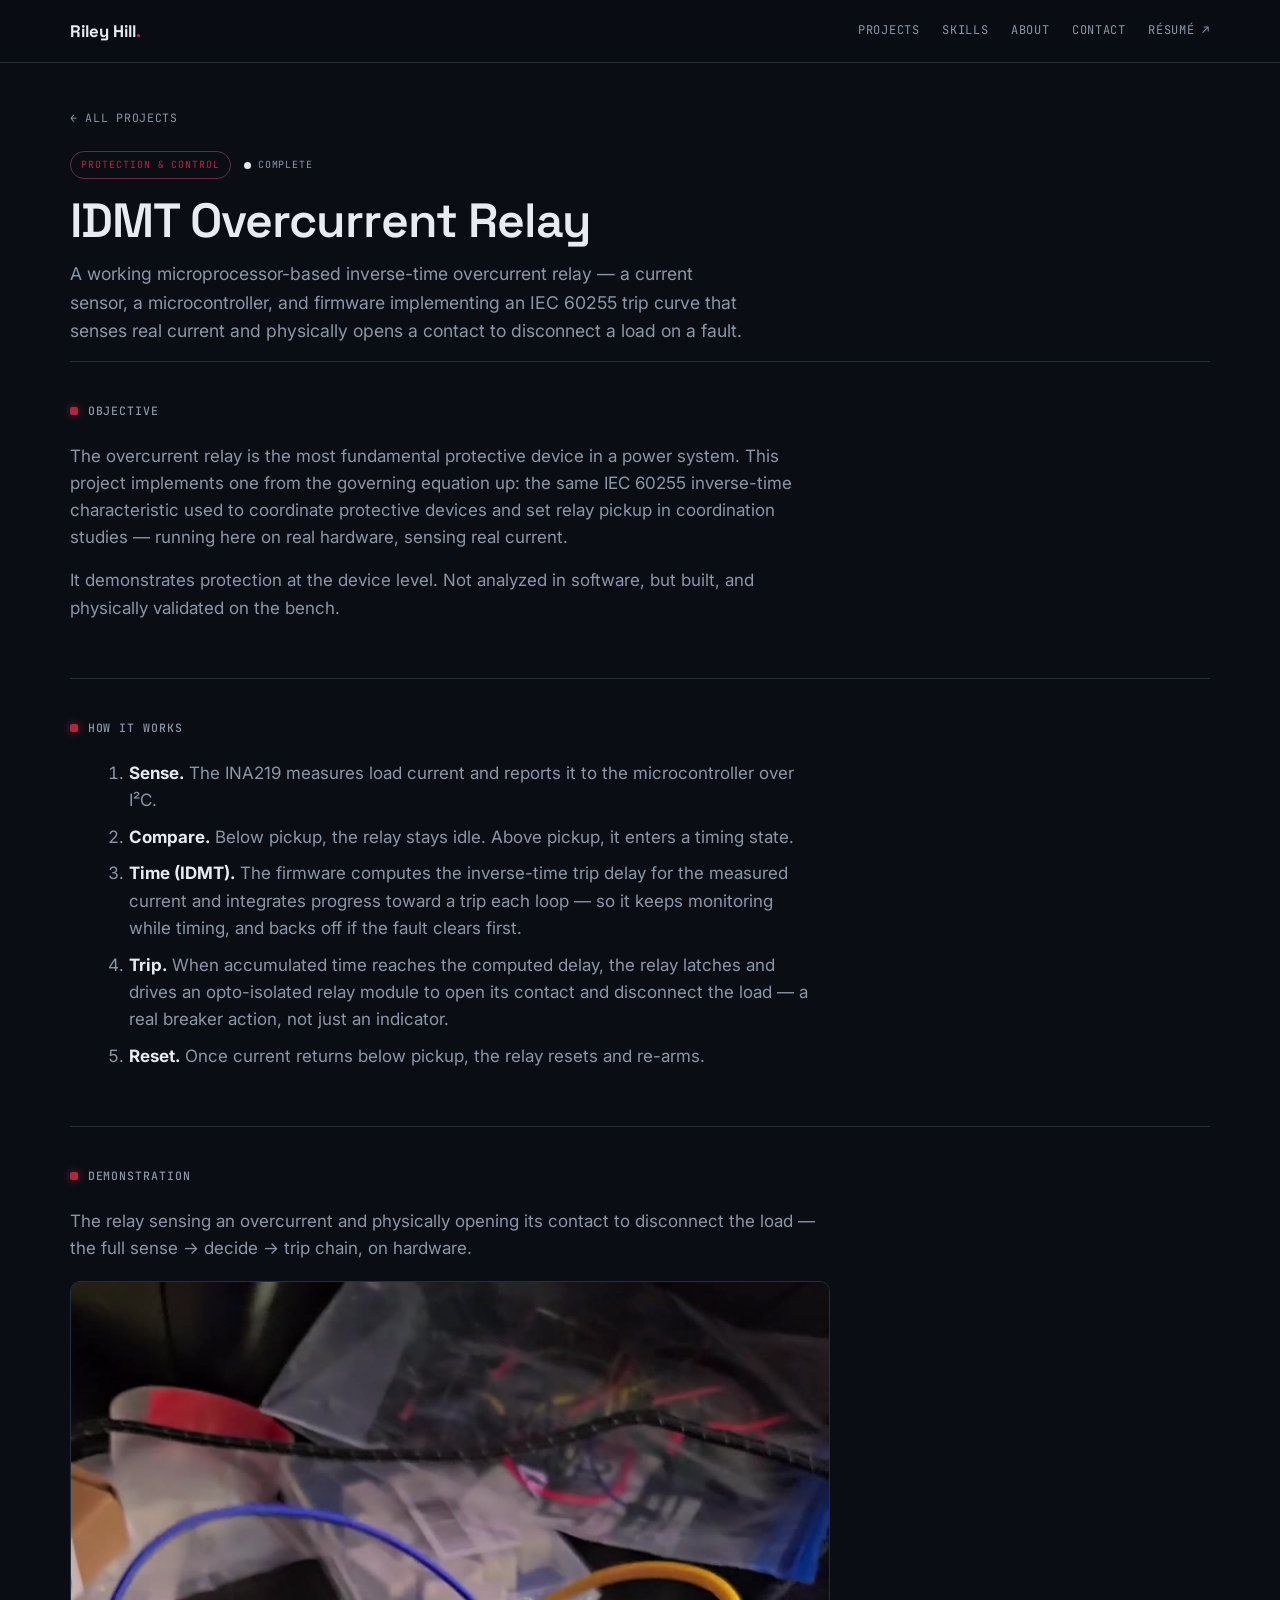
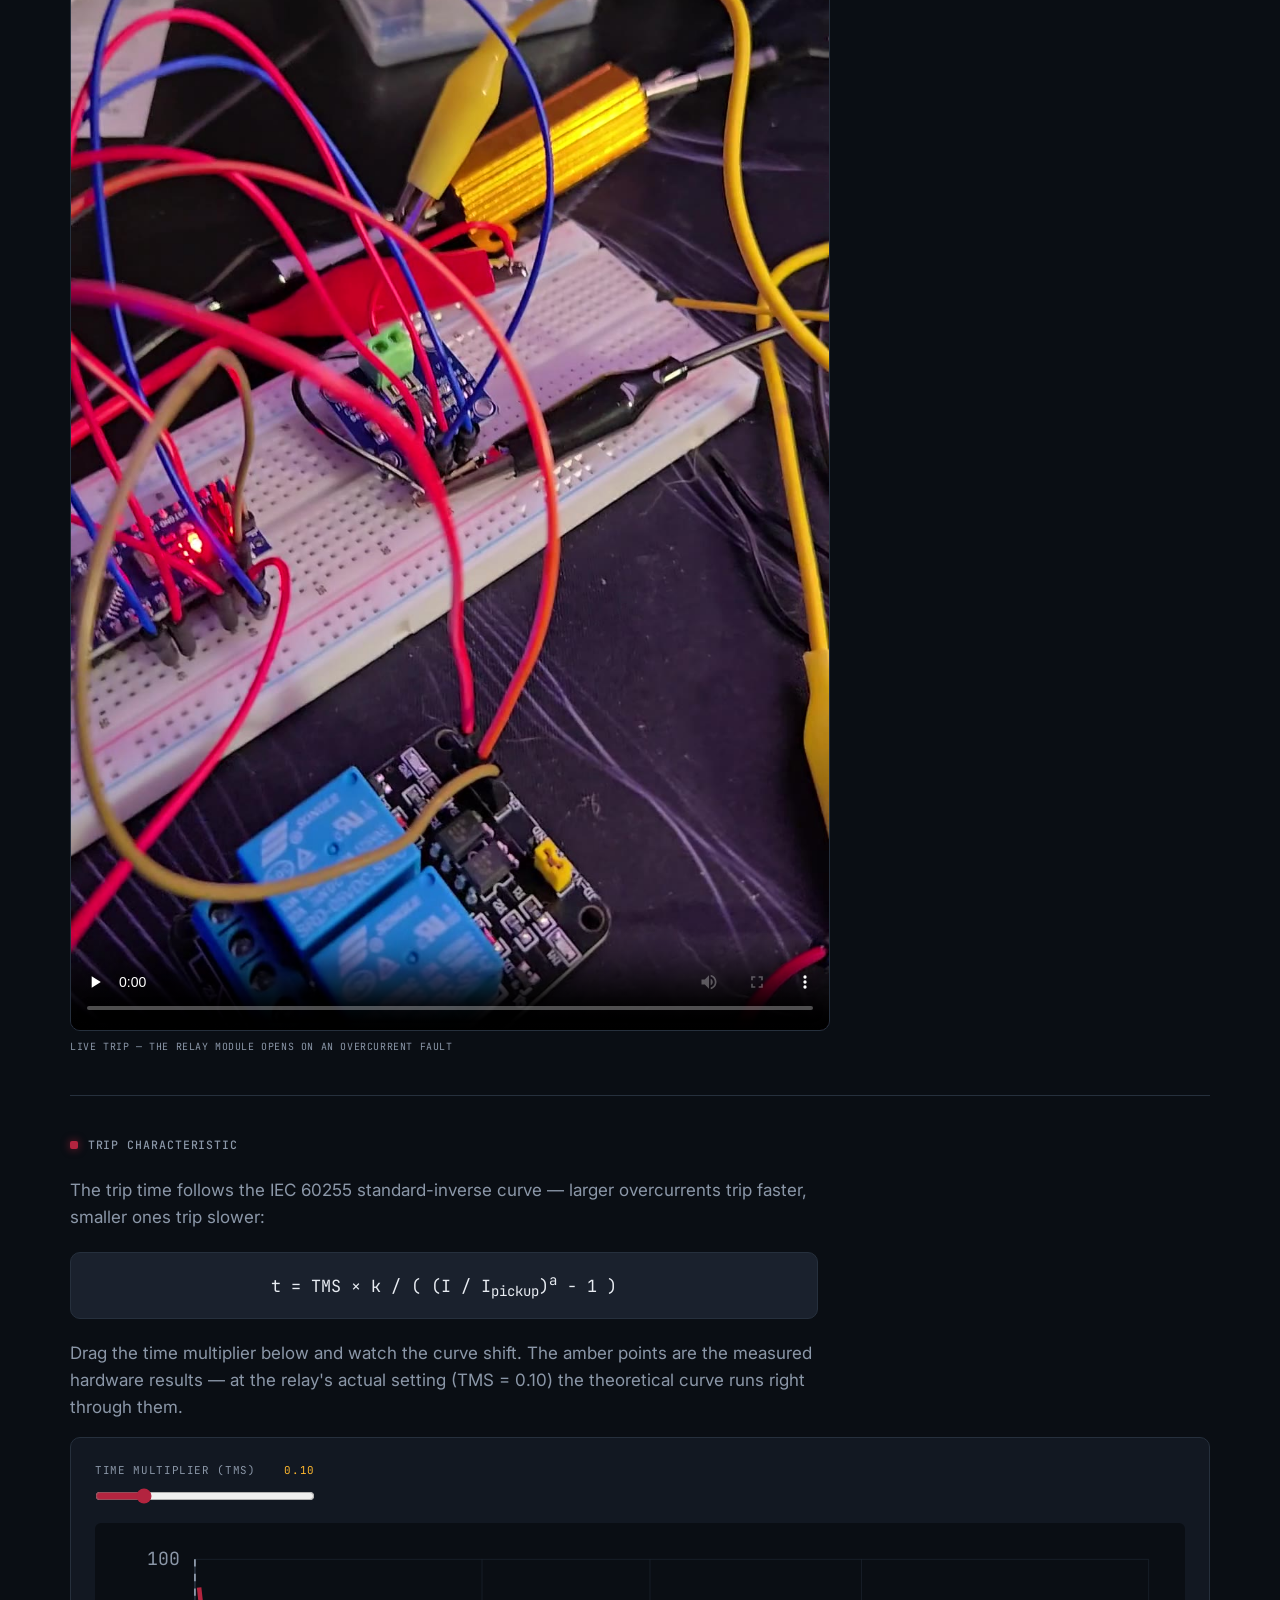
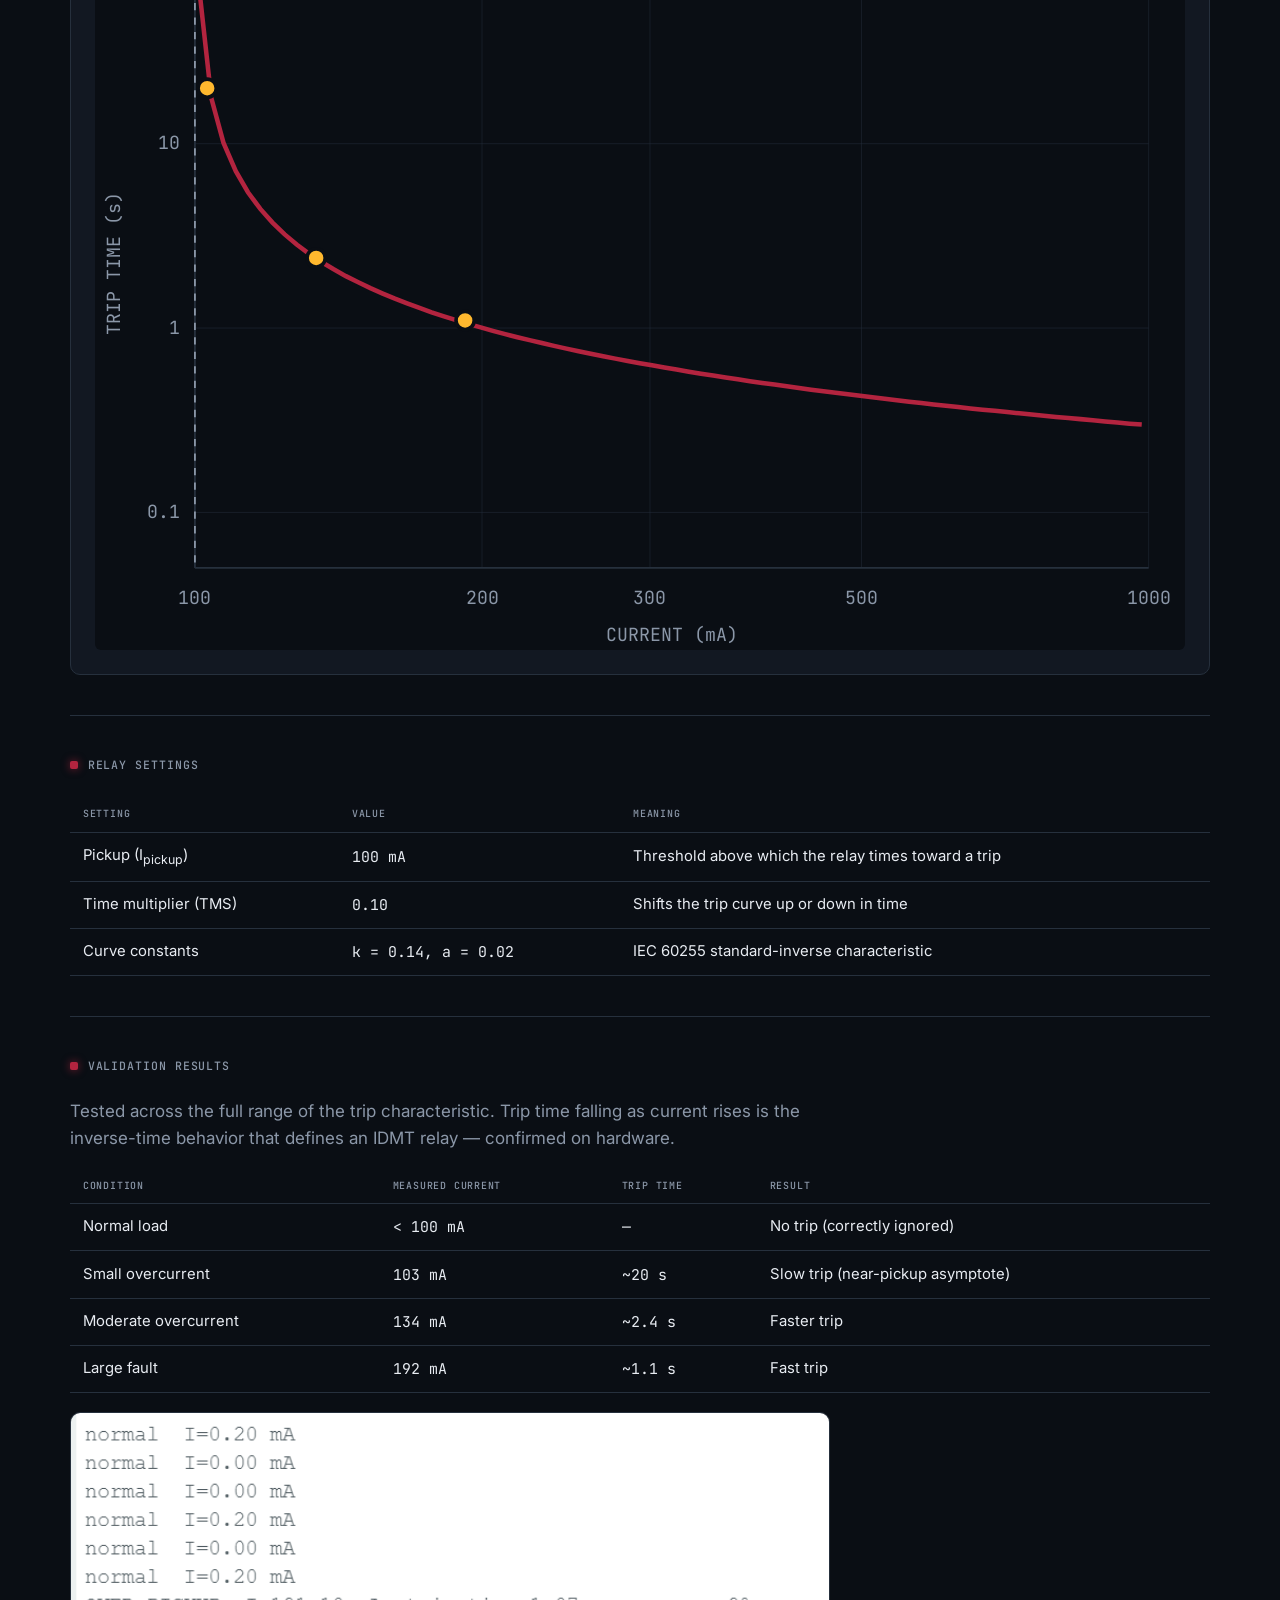
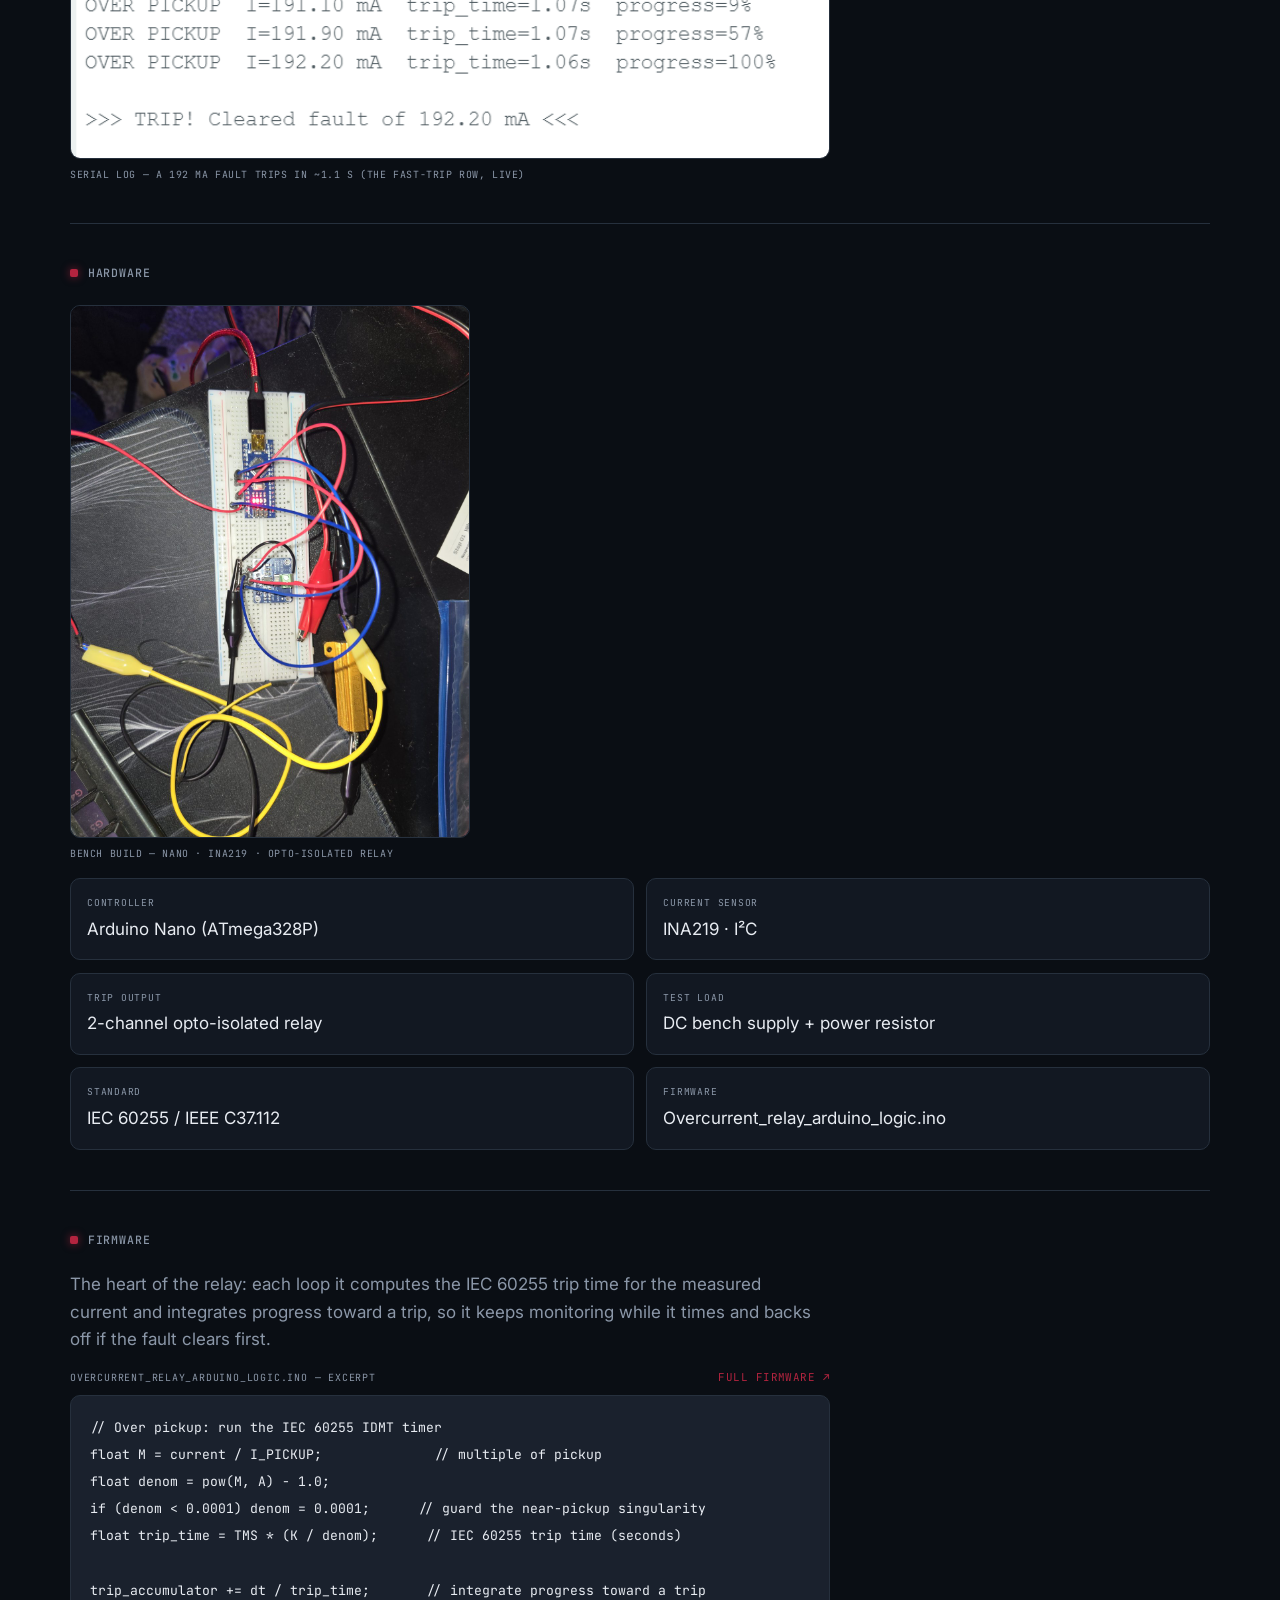
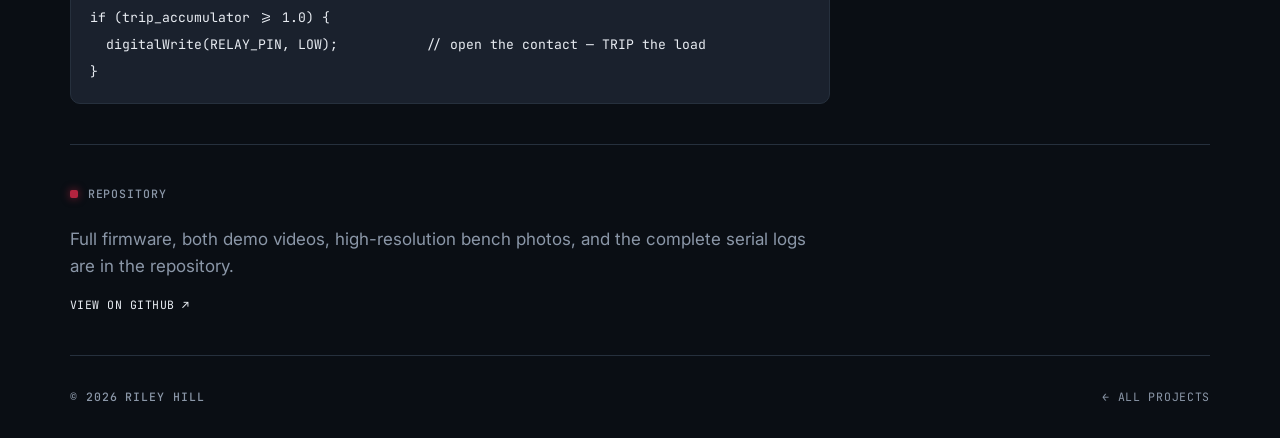
<file: projects/idmt-relay.html>
<!DOCTYPE html>
<html lang="en">
<head>
  <meta charset="UTF-8" />
  <meta name="viewport" content="width=device-width, initial-scale=1.0" />
  <title>IDMT Overcurrent Relay — Riley Hill</title>
  <meta name="description" content="A microprocessor-based IEC 60255 inverse-time overcurrent relay, built in hardware and validated on the bench." />

  <link rel="preconnect" href="https://fonts.googleapis.com">
  <link rel="preconnect" href="https://fonts.gstatic.com" crossorigin>
  <link href="https://fonts.googleapis.com/css2?family=Inter:wght@400;500;600&family=JetBrains+Mono:wght@400;500&family=Space+Grotesk:wght@500;600;700&display=swap" rel="stylesheet">

  <link rel="stylesheet" href="../styles.css" />

  <script>document.documentElement.classList.add('js');</script>
  <link rel="icon" href="/assets/favicon.svg" type="image/svg+xml">
</head>
<body>
  <a class="skip-link" href="#main">Skip to content</a>

  <!-- ============ NAV ============ -->
  <header class="nav">
    <div class="container nav__inner">
      <a class="nav__brand" href="../index.html">Riley Hill<span>.</span></a>
      <button class="nav__toggle" aria-label="Toggle menu" aria-expanded="false" aria-controls="nav-links">
        <span></span><span></span><span></span>
      </button>
      <nav class="nav__links" id="nav-links">
        <a href="../index.html#projects">Projects</a>
        <a href="../index.html#skills">Skills</a>
        <a href="../index.html#about">About</a>
        <a href="../index.html#contact">Contact</a>
        <a href="../assets/resume.pdf">Résumé ↗</a>
      </nav>
    </div>
  </header>

  <main id="main">

    <!-- ============ HERO ============ -->
    <section class="detail-hero container">
      <a class="back-link" href="../index.html#projects">← All projects</a>
      <div class="detail-hero__meta">
        <span class="tag">Protection &amp; Control</span>
        <span class="status status--done">Complete</span>
      </div>
      <h1>IDMT Overcurrent Relay</h1>
      <p class="detail-hero__lead">A working microprocessor-based inverse-time overcurrent relay — a current sensor, a microcontroller, and firmware implementing an IEC 60255 trip curve that senses real current and physically opens a contact to disconnect a load on a fault.</p>
    </section>

    <!-- ============ OBJECTIVE ============ -->
    <section class="block container reveal">
      <div class="section__label"><span class="mono">Objective</span></div>
      <div class="prose">
        <p>The overcurrent relay is the most fundamental protective device in a power system. This project implements one from the governing equation up: the same IEC 60255 inverse-time characteristic used to coordinate protective devices and set relay pickup in coordination studies — running here on real hardware, sensing real current.</p>
        <p>It demonstrates protection at the device level. Not analyzed in software, but built, and physically validated on the bench.</p>
      </div>
    </section>

    <!-- ============ HOW IT WORKS ============ -->
    <section class="block container reveal">
      <div class="section__label"><span class="mono">How it works</span></div>
      <div class="prose">
        <ol>
          <li><strong>Sense.</strong> The INA219 measures load current and reports it to the microcontroller over I²C.</li>
          <li><strong>Compare.</strong> Below pickup, the relay stays idle. Above pickup, it enters a timing state.</li>
          <li><strong>Time (IDMT).</strong> The firmware computes the inverse-time trip delay for the measured current and integrates progress toward a trip each loop — so it keeps monitoring while timing, and backs off if the fault clears first.</li>
          <li><strong>Trip.</strong> When accumulated time reaches the computed delay, the relay latches and drives an opto-isolated relay module to open its contact and disconnect the load — a real breaker action, not just an indicator.</li>
          <li><strong>Reset.</strong> Once current returns below pickup, the relay resets and re-arms.</li>
        </ol>
      </div>
    </section>

    <!-- ============ DEMONSTRATION ============ -->
    <section class="block container reveal">
      <div class="section__label"><span class="mono">Demonstration</span></div>
      <div class="prose"><p>The relay sensing an overcurrent and physically opening its contact to disconnect the load — the full sense → decide → trip chain, on hardware.</p></div>
      <figure class="figure figure--md">
        <video controls preload="none" poster="../assets/relay-trip-poster.jpg">
          <source src="../assets/relay-trip-demo.mp4" type="video/mp4">
          Your browser can't play embedded video — the clip is in the repository.
        </video>
        <figcaption>Live trip — the relay module opens on an overcurrent fault</figcaption>
      </figure>
    </section>

    <!-- ============ TRIP CHARACTERISTIC + INTERACTIVE CURVE ============ -->
    <section class="block container reveal">
      <div class="section__label"><span class="mono">Trip characteristic</span></div>
      <div class="prose">
        <p>The trip time follows the IEC 60255 standard-inverse curve — larger overcurrents trip faster, smaller ones trip slower:</p>
        <div class="equation">t = TMS &times; k / ( (I / I<sub>pickup</sub>)<sup>a</sup> &minus; 1 )</div>
        <p>Drag the time multiplier below and watch the curve shift. The amber points are the measured hardware results — at the relay's actual setting (TMS = 0.10) the theoretical curve runs right through them.</p>
      </div>

      <div class="curve-panel">
        <div class="curve-controls">
          <div class="control">
            <label for="tms">Time Multiplier (TMS) <span class="val" id="tms-val">0.10</span></label>
            <input type="range" id="tms" min="0.05" max="0.30" step="0.01" value="0.10">
          </div>
        </div>
        <svg id="curve" class="curve-svg" viewBox="0 0 600 400" role="img"
             aria-label="IEC 60255 inverse-time trip curve with three measured hardware validation points"></svg>
      </div>
    </section>

    <!-- ============ RELAY SETTINGS ============ -->
    <section class="block container reveal">
      <div class="section__label"><span class="mono">Relay settings</span></div>
      <table class="data-table">
        <thead><tr><th>Setting</th><th>Value</th><th>Meaning</th></tr></thead>
        <tbody>
          <tr><td>Pickup (I<sub>pickup</sub>)</td><td class="num">100 mA</td><td>Threshold above which the relay times toward a trip</td></tr>
          <tr><td>Time multiplier (TMS)</td><td class="num">0.10</td><td>Shifts the trip curve up or down in time</td></tr>
          <tr><td>Curve constants</td><td class="num">k = 0.14, a = 0.02</td><td>IEC 60255 standard-inverse characteristic</td></tr>
        </tbody>
      </table>
    </section>

    <!-- ============ VALIDATION RESULTS ============ -->
    <section class="block container reveal">
      <div class="section__label"><span class="mono">Validation results</span></div>
      <div class="prose"><p>Tested across the full range of the trip characteristic. Trip time falling as current rises is the inverse-time behavior that defines an IDMT relay — confirmed on hardware.</p></div>
      <table class="data-table">
        <thead><tr><th>Condition</th><th>Measured current</th><th>Trip time</th><th>Result</th></tr></thead>
        <tbody>
          <tr><td>Normal load</td><td class="num">&lt; 100 mA</td><td class="num">—</td><td>No trip (correctly ignored)</td></tr>
          <tr><td>Small overcurrent</td><td class="num">103 mA</td><td class="num">~20 s</td><td>Slow trip (near-pickup asymptote)</td></tr>
          <tr><td>Moderate overcurrent</td><td class="num">134 mA</td><td class="num">~2.4 s</td><td>Faster trip</td></tr>
          <tr><td>Large fault</td><td class="num">192 mA</td><td class="num">~1.1 s</td><td>Fast trip</td></tr>
        </tbody>
      </table>
      <figure class="figure figure--md">
        <img src="../assets/relay-fast-trip.png" alt="Serial monitor log: current rising past pickup to 192 mA, the trip timer filling to 100 percent, and the relay tripping">
        <figcaption>Serial log — a 192 mA fault trips in ~1.1 s (the fast-trip row, live)</figcaption>
      </figure>
    </section>

    <!-- ============ HARDWARE ============ -->
    <section class="block container reveal">
      <div class="section__label"><span class="mono">Hardware</span></div>
      <figure class="figure figure--sm">
        <img src="../assets/relay-bench.jpg" alt="The IDMT relay on the bench: Arduino Nano, INA219 current sensor, and opto-isolated relay module wired to a test load">
        <figcaption>Bench build — Nano · INA219 · opto-isolated relay</figcaption>
      </figure>
      <div class="spec-grid">
        <div class="spec"><span class="k">Controller</span><span class="v">Arduino Nano (ATmega328P)</span></div>
        <div class="spec"><span class="k">Current sensor</span><span class="v">INA219 · I²C</span></div>
        <div class="spec"><span class="k">Trip output</span><span class="v">2-channel opto-isolated relay</span></div>
        <div class="spec"><span class="k">Test load</span><span class="v">DC bench supply + power resistor</span></div>
        <div class="spec"><span class="k">Standard</span><span class="v">IEC 60255 / IEEE C37.112</span></div>
        <div class="spec"><span class="k">Firmware</span><span class="v">Overcurrent_relay_arduino_logic.ino</span></div>
      </div>
    </section>

    <!-- ============ FIRMWARE ============ -->
    <section class="block container reveal">
      <div class="section__label"><span class="mono">Firmware</span></div>
      <div class="prose"><p>The heart of the relay: each loop it computes the IEC 60255 trip time for the measured current and integrates progress toward a trip, so it keeps monitoring while it times and backs off if the fault clears first.</p></div>
      <div class="code-block">
        <div class="cap">
          <span>Overcurrent_relay_arduino_logic.ino — excerpt</span>
          <a href="https://github.com/rileyhill625/overcurrent-relay">Full firmware ↗</a>
        </div>
        <pre><code>// Over pickup: run the IEC 60255 IDMT timer
float M = current / I_PICKUP;              // multiple of pickup
float denom = pow(M, A) - 1.0;
if (denom &lt; 0.0001) denom = 0.0001;      // guard the near-pickup singularity
float trip_time = TMS * (K / denom);      // IEC 60255 trip time (seconds)

trip_accumulator += dt / trip_time;       // integrate progress toward a trip
if (trip_accumulator &gt;= 1.0) {
  digitalWrite(RELAY_PIN, LOW);           // open the contact — TRIP the load
}</code></pre>
      </div>
    </section>

    <!-- ============ REPOSITORY ============ -->
    <section class="block container reveal">
      <div class="section__label"><span class="mono">Repository</span></div>
      <div class="prose"><p>Full firmware, both demo videos, high-resolution bench photos, and the complete serial logs are in the repository.</p></div>
      <div class="card__links">
        <a href="https://github.com/rileyhill625/overcurrent-relay">View on GitHub ↗</a>
      </div>
    </section>

  </main>

  <!-- ============ INTERACTIVE TRIP CURVE ============ -->
  <script>
    // ============================================================
    //  IEC 60255 standard-inverse trip curve
    //  t = TMS * k / ( (I / Ipickup)^a - 1 )
    // ============================================================

    // --- constants: the relay's fixed characteristic + lab data ---
    const K = 0.14, A = 0.02;        // IEC standard-inverse curve constants
    const IPICKUP = 100;             // mA — pickup setting
    const MEASURED = [               // the three points measured on the bench
      { i: 103, t: 20  },
      { i: 134, t: 2.4 },
      { i: 192, t: 1.1 },
    ];

    // --- plot geometry, in SVG coordinate units (viewBox is 600 x 400) ---
    const W = 600, H = 400;
    const M = { l: 55, r: 20, t: 20, b: 45 };  // margins around the plot area
    const plotW = W - M.l - M.r;
    const plotH = H - M.t - M.b;
    const I_MIN = 100, I_MAX = 1000;   // x-axis range (mA), logarithmic
    const T_MIN = 0.05, T_MAX = 100;   // y-axis range (s), logarithmic
    const log10 = Math.log10;

    // --- scale functions: convert engineering units -> pixel position ---
    function xScale(i) {
      return M.l + (log10(i) - log10(I_MIN)) / (log10(I_MAX) - log10(I_MIN)) * plotW;
    }
    function yScale(t) {
      return M.t + (log10(T_MAX) - log10(t)) / (log10(T_MAX) - log10(T_MIN)) * plotH;
    }

    // --- the trip-time formula ---
    function tripTime(i, tms) {
      const mult = i / IPICKUP;
      return tms * K / (Math.pow(mult, A) - 1);
    }

    // --- grab the page elements we need to read from and draw into ---
    const svg      = document.getElementById('curve');
    const slider   = document.getElementById('tms');
    const readout  = document.getElementById('tms-val');

    // --- build the whole plot as an SVG string, then draw it ---
    function render() {
      const tms = parseFloat(slider.value);   // read the slider (a string -> number)
      readout.textContent = tms.toFixed(2);    // update the label next to the slider

      let s = '';   // we'll accumulate SVG shapes into this string

      // gridlines + tick labels
      for (const i of [100, 200, 300, 500, 1000]) {
        const x = xScale(i);
        s += `<line class="curve-grid" x1="${x}" y1="${M.t}" x2="${x}" y2="${M.t + plotH}"/>`;
        s += `<text class="curve-label" x="${x}" y="${H - 25}" text-anchor="middle">${i}</text>`;
      }
      for (const t of [0.1, 1, 10, 100]) {
        const y = yScale(t);
        s += `<line class="curve-grid" x1="${M.l}" y1="${y}" x2="${M.l + plotW}" y2="${y}"/>`;
        s += `<text class="curve-label" x="${M.l - 8}" y="${y + 3}" text-anchor="end">${t}</text>`;
      }

      // axes + titles
      s += `<line class="curve-axis" x1="${M.l}" y1="${M.t}" x2="${M.l}" y2="${M.t + plotH}"/>`;
      s += `<line class="curve-axis" x1="${M.l}" y1="${M.t + plotH}" x2="${M.l + plotW}" y2="${M.t + plotH}"/>`;
      s += `<text class="curve-label" x="${M.l + plotW / 2}" y="${H - 5}" text-anchor="middle">CURRENT (mA)</text>`;
      s += `<text class="curve-label" transform="translate(14, ${M.t + plotH / 2}) rotate(-90)" text-anchor="middle">TRIP TIME (s)</text>`;

      // pickup asymptote (vertical dashed line)
      const xp = xScale(IPICKUP);
      s += `<line class="curve-pickup" x1="${xp}" y1="${M.t}" x2="${xp}" y2="${M.t + plotH}"/>`;

      // the theoretical curve: step across the current range, compute t at each point
      let d = '';
      for (let i = IPICKUP * 1.01; i <= I_MAX; i *= 1.03) {
        let t = tripTime(i, tms);
        if (t > T_MAX) continue;      // above the top of the chart, skip
        if (t < T_MIN) t = T_MIN;     // below the bottom, clamp
        const x = xScale(i), y = yScale(t);
        d += (d === '' ? 'M' : 'L') + x.toFixed(1) + ' ' + y.toFixed(1) + ' ';
      }
      s += `<path class="curve-path" d="${d}"/>`;

      // the measured points on top
      for (const p of MEASURED) {
        s += `<circle class="curve-point" cx="${xScale(p.i)}" cy="${yScale(p.t)}" r="5"/>`;
      }

      svg.innerHTML = s;   // draw everything at once
    }

    slider.addEventListener('input', render);  // redraw whenever the slider moves
    render();                                   // draw once when the page loads
  </script>

  <footer class="footer container">
    <span class="mono">© 2026 Riley Hill</span>
    <a href="../index.html#projects">← All projects</a>
  </footer>
  <script src="../main.js"></script>

</body>
</html>
</file>
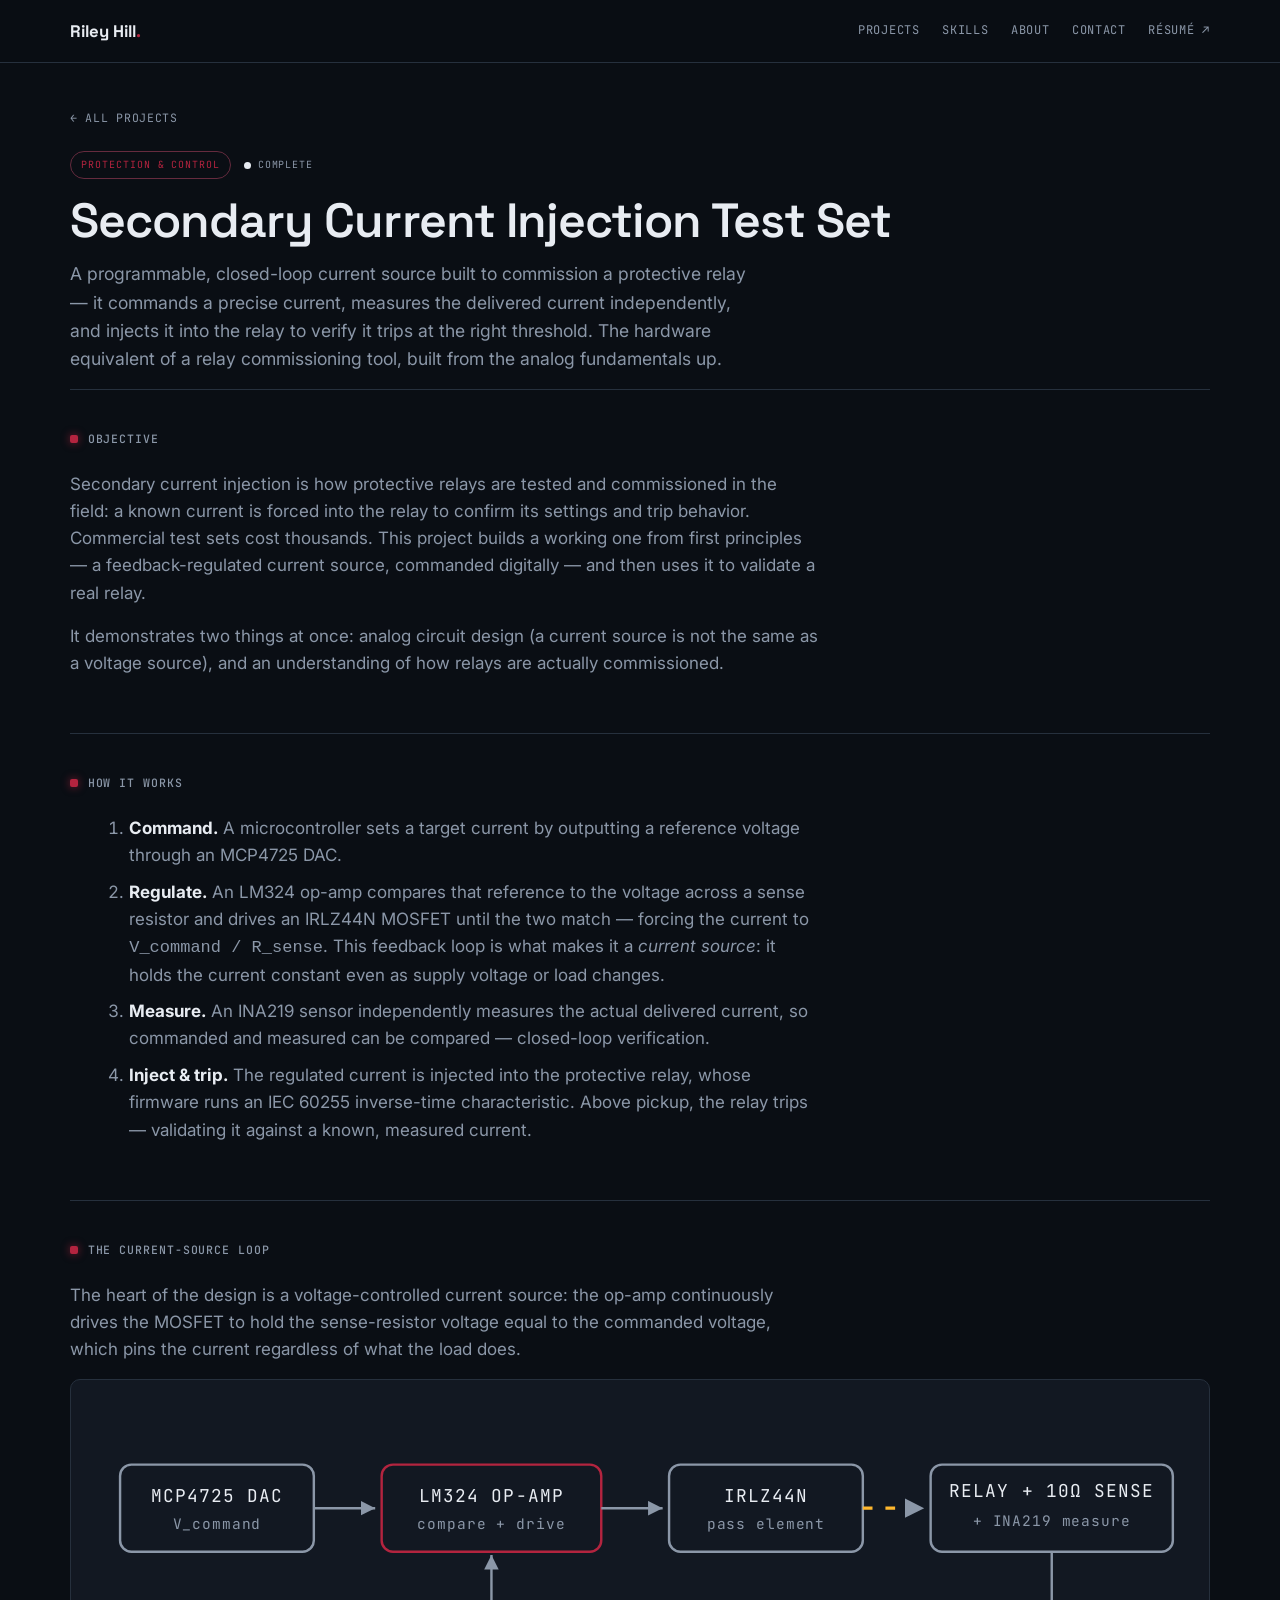
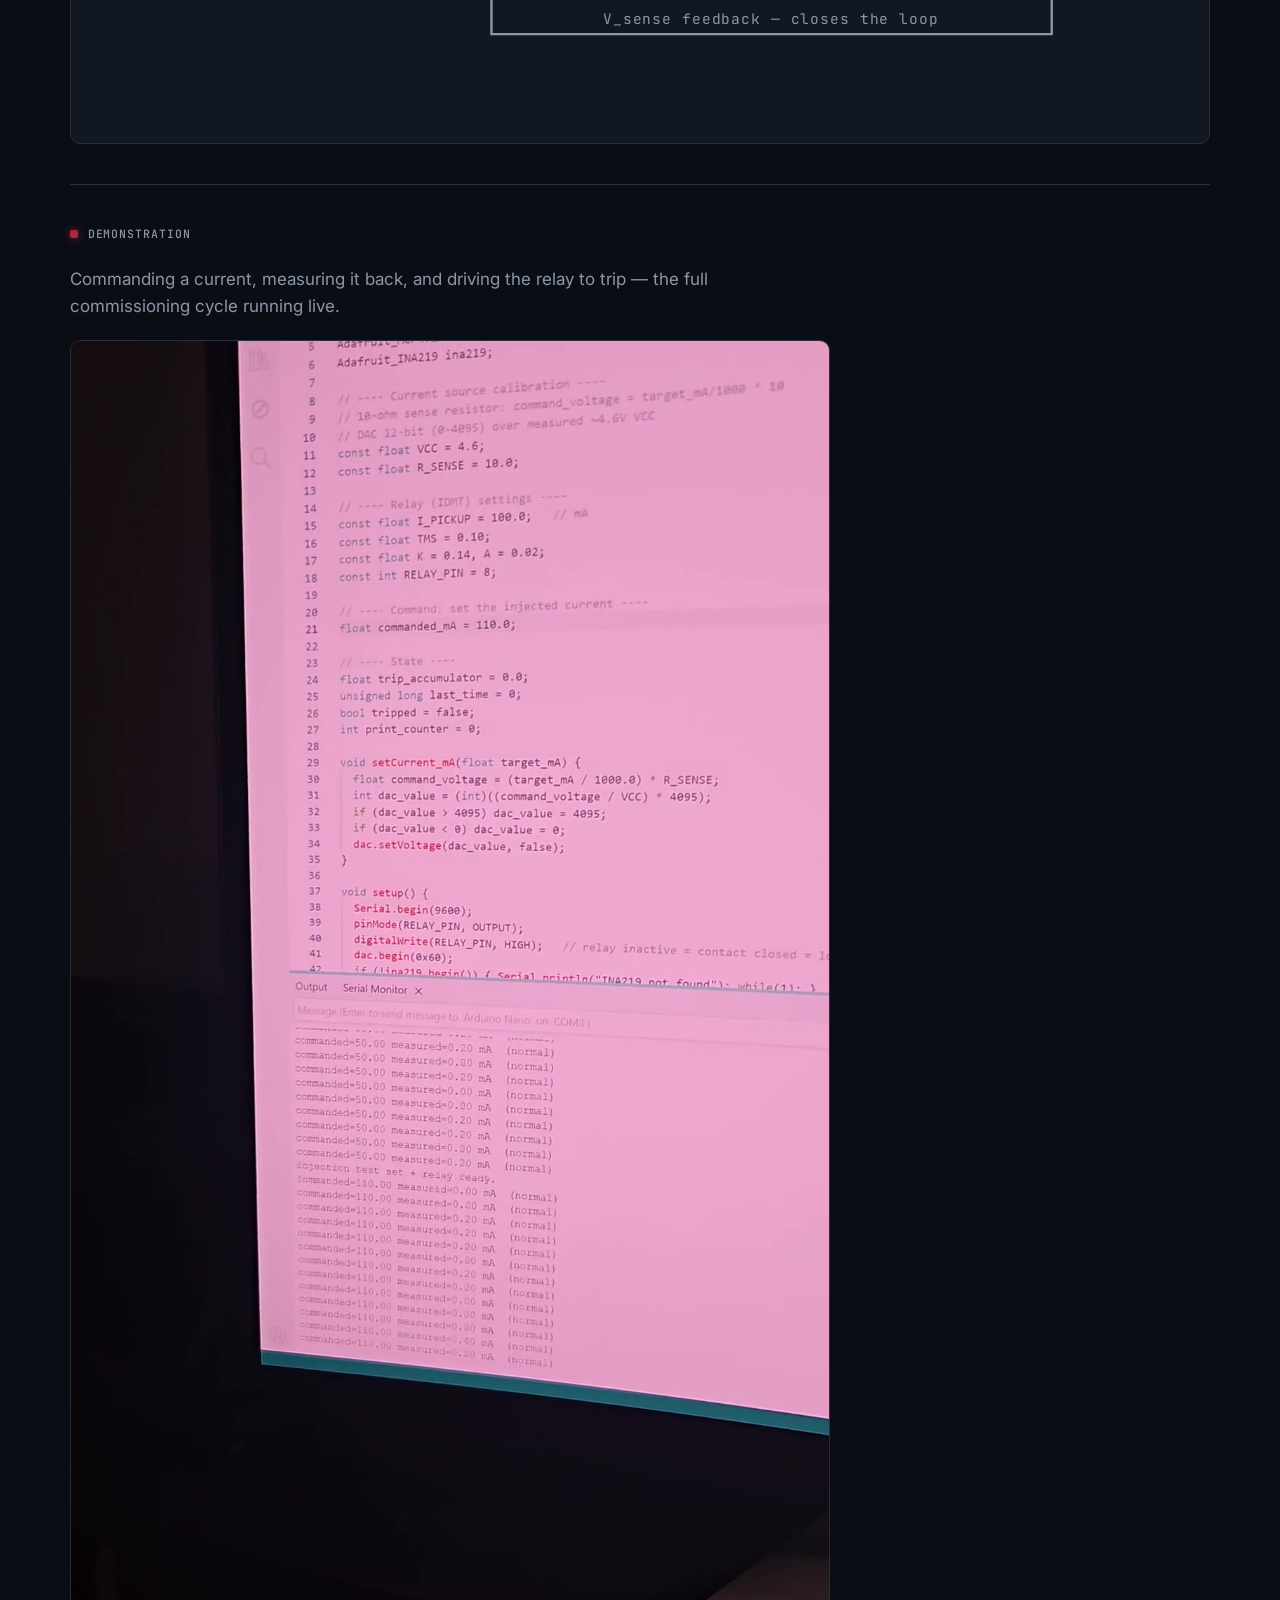
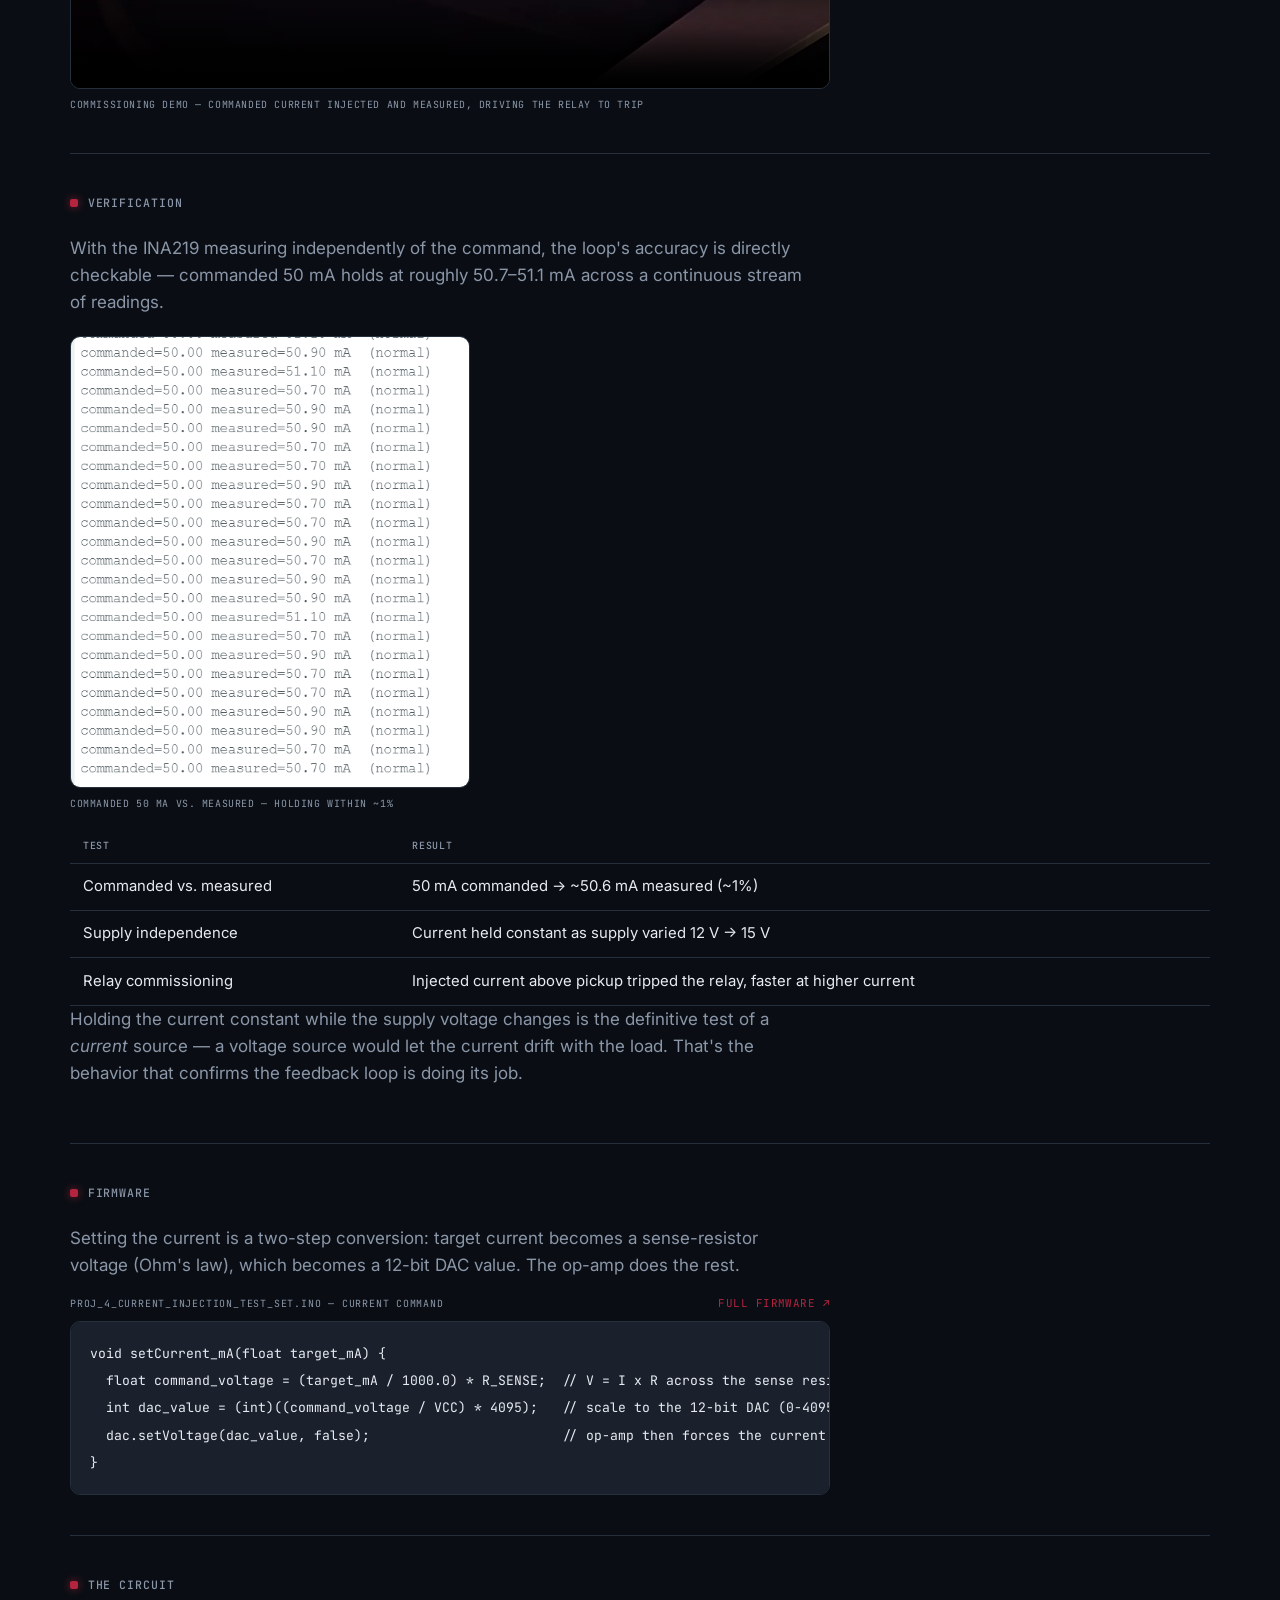
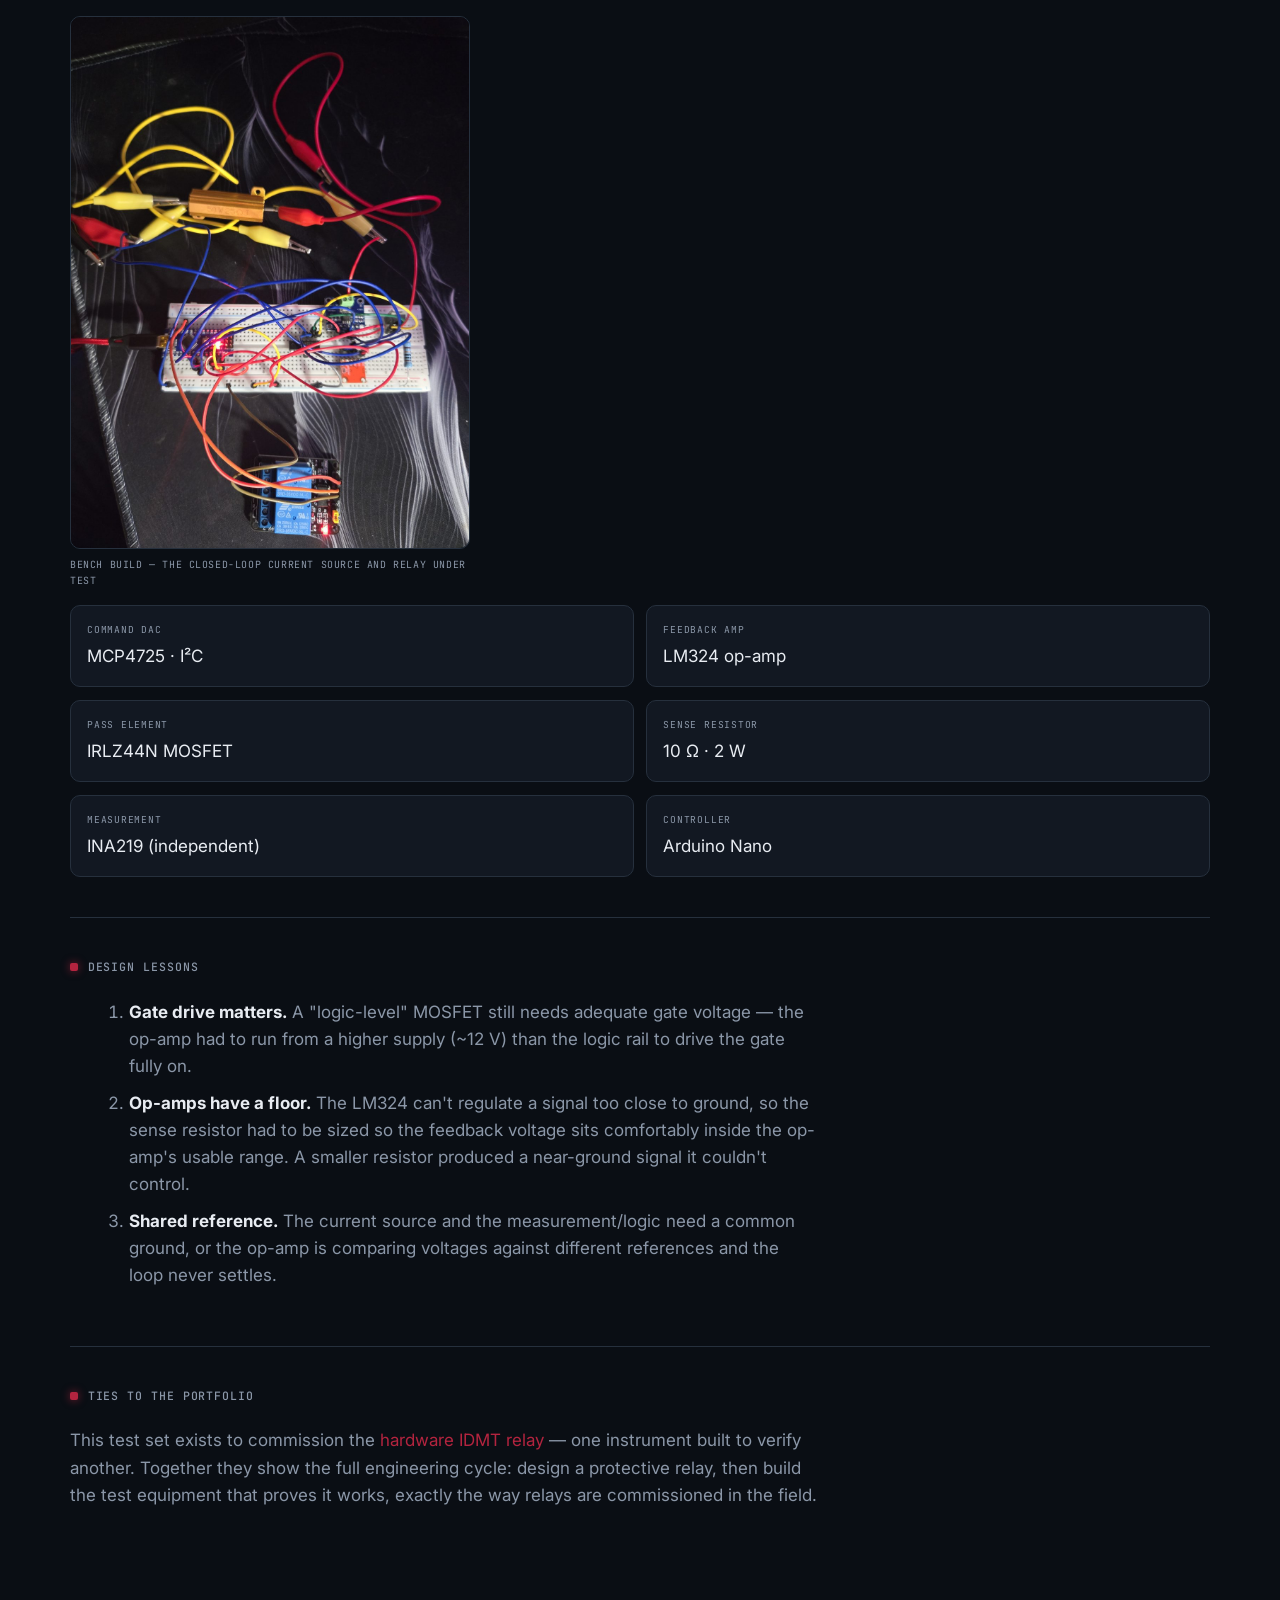
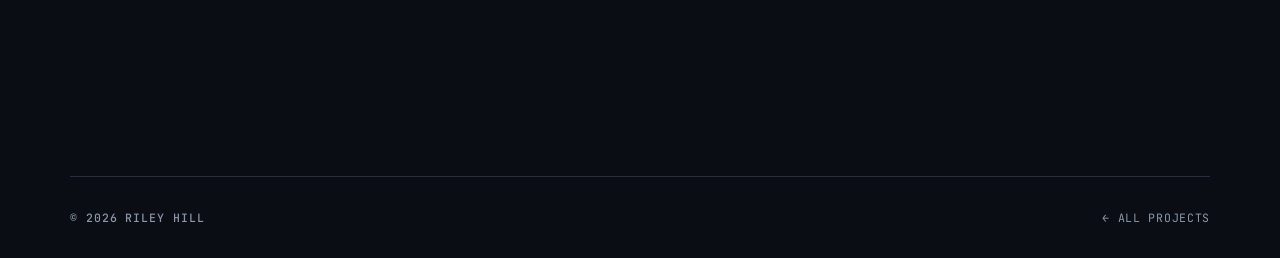
<file: projects/injection-test-set.html>
<!DOCTYPE html>
<html lang="en">
<head>
  <meta charset="UTF-8" />
  <meta name="viewport" content="width=device-width, initial-scale=1.0" />
  <title>Secondary Current Injection Test Set — Riley Hill</title>
  <meta name="description" content="A programmable closed-loop current source (DAC, op-amp, MOSFET) built to commission a protective relay — commands a precise current, measures it independently, and trips the relay to verify it." />

  <script>document.documentElement.classList.add('js');</script>
  <link rel="icon" href="/assets/favicon.svg" type="image/svg+xml">
  <link rel="preconnect" href="https://fonts.googleapis.com">
  <link rel="preconnect" href="https://fonts.gstatic.com" crossorigin>
  <link href="https://fonts.googleapis.com/css2?family=Inter:wght@400;500;600&family=JetBrains+Mono:wght@400;500&family=Space+Grotesk:wght@500;600;700&display=swap" rel="stylesheet">
  <link rel="stylesheet" href="../styles.css" />
</head>
<body>
  <a class="skip-link" href="#main">Skip to content</a>

  <!-- ============ NAV ============ -->
  <header class="nav">
    <div class="container nav__inner">
      <a class="nav__brand" href="../index.html">Riley Hill<span>.</span></a>
      <button class="nav__toggle" aria-label="Toggle menu" aria-expanded="false" aria-controls="nav-links">
        <span></span><span></span><span></span>
      </button>
      <nav class="nav__links" id="nav-links">
        <a href="../index.html#projects">Projects</a>
        <a href="../index.html#skills">Skills</a>
        <a href="../index.html#about">About</a>
        <a href="../index.html#contact">Contact</a>
        <a href="../assets/resume.pdf">Résumé ↗</a>
      </nav>
    </div>
  </header>

  <main id="main">

    <!-- ============ HERO ============ -->
    <section class="detail-hero container">
      <a class="back-link" href="../index.html#projects">← All projects</a>
      <div class="detail-hero__meta">
        <span class="tag">Protection &amp; Control</span>
        <span class="status status--done">Complete</span>
      </div>
      <h1>Secondary Current Injection Test Set</h1>
      <p class="detail-hero__lead">A programmable, closed-loop current source built to commission a protective relay — it commands a precise current, measures the delivered current independently, and injects it into the relay to verify it trips at the right threshold. The hardware equivalent of a relay commissioning tool, built from the analog fundamentals up.</p>
    </section>

    <!-- ============ OBJECTIVE ============ -->
    <section class="block container reveal">
      <div class="section__label"><span class="mono">Objective</span></div>
      <div class="prose">
        <p>Secondary current injection is how protective relays are tested and commissioned in the field: a known current is forced into the relay to confirm its settings and trip behavior. Commercial test sets cost thousands. This project builds a working one from first principles — a feedback-regulated current source, commanded digitally — and then uses it to validate a real relay.</p>
        <p>It demonstrates two things at once: analog circuit design (a current source is not the same as a voltage source), and an understanding of how relays are actually commissioned.</p>
      </div>
    </section>

    <!-- ============ HOW IT WORKS ============ -->
    <section class="block container reveal">
      <div class="section__label"><span class="mono">How it works</span></div>
      <div class="prose">
        <ol>
          <li><strong>Command.</strong> A microcontroller sets a target current by outputting a reference voltage through an MCP4725 DAC.</li>
          <li><strong>Regulate.</strong> An LM324 op-amp compares that reference to the voltage across a sense resistor and drives an IRLZ44N MOSFET until the two match — forcing the current to <code>V_command / R_sense</code>. This feedback loop is what makes it a <em>current source</em>: it holds the current constant even as supply voltage or load changes.</li>
          <li><strong>Measure.</strong> An INA219 sensor independently measures the actual delivered current, so commanded and measured can be compared — closed-loop verification.</li>
          <li><strong>Inject &amp; trip.</strong> The regulated current is injected into the protective relay, whose firmware runs an IEC 60255 inverse-time characteristic. Above pickup, the relay trips — validating it against a known, measured current.</li>
        </ol>
      </div>
    </section>

    <!-- ============ THE CURRENT-SOURCE LOOP ============ -->
    <section class="block container reveal">
      <div class="section__label"><span class="mono">The current-source loop</span></div>
      <div class="prose">
        <p>The heart of the design is a voltage-controlled current source: the op-amp continuously drives the MOSFET to hold the sense-resistor voltage equal to the commanded voltage, which pins the current regardless of what the load does.</p>
      </div>
      <div class="oneline">
        <svg viewBox="0 0 680 200" role="img" aria-label="Control loop: an MCP4725 DAC sets a command voltage into an LM324 op-amp, which drives an IRLZ44N MOSFET to force current through the relay and a 10-ohm sense resistor measured by an INA219; the sense voltage feeds back to the op-amp to close the loop.">
          <defs>
            <marker id="arw" markerWidth="9" markerHeight="9" refX="6" refY="3" orient="auto">
              <path d="M0,0 L6,3 L0,6 z" fill="#8b97a8"/>
            </marker>
          </defs>
          <!-- DAC -->
          <rect class="ol-node" x="18" y="40" width="120" height="54" rx="7"/>
          <text class="ol-label" x="78" y="63" text-anchor="middle" style="font-size:11px;fill:var(--text);">MCP4725 DAC</text>
          <text class="ol-label" x="78" y="80" text-anchor="middle">V_command</text>
          <line class="ol-line" x1="138" y1="67" x2="176" y2="67" marker-end="url(#arw)"/>
          <!-- op-amp -->
          <rect class="ol-node ol-hot" x="180" y="40" width="136" height="54" rx="7"/>
          <text class="ol-label" x="248" y="63" text-anchor="middle" style="font-size:11px;fill:var(--text);">LM324 OP-AMP</text>
          <text class="ol-label" x="248" y="80" text-anchor="middle">compare + drive</text>
          <line class="ol-line" x1="316" y1="67" x2="354" y2="67" marker-end="url(#arw)"/>
          <!-- MOSFET -->
          <rect class="ol-node" x="358" y="40" width="120" height="54" rx="7"/>
          <text class="ol-label" x="418" y="63" text-anchor="middle" style="font-size:11px;fill:var(--text);">IRLZ44N</text>
          <text class="ol-label" x="418" y="80" text-anchor="middle">pass element</text>
          <line class="ol-line ol-flow" x1="478" y1="67" x2="516" y2="67" marker-end="url(#arw)"/>
          <!-- current node -->
          <rect class="ol-node" x="520" y="40" width="150" height="54" rx="7"/>
          <text class="ol-label" x="595" y="60" text-anchor="middle" style="font-size:11px;fill:var(--text);">RELAY + 10Ω SENSE</text>
          <text class="ol-label" x="595" y="78" text-anchor="middle">+ INA219 measure</text>
          <!-- feedback loop -->
          <path class="ol-line" d="M595 94 L595 145 L248 145 L248 96" fill="none" marker-end="url(#arw)"/>
          <text class="ol-label" x="421" y="139" text-anchor="middle">V_sense feedback — closes the loop</text>
        </svg>
      </div>
    </section>

    <!-- ============ DEMONSTRATION ============ -->
    <section class="block container reveal">
      <div class="section__label"><span class="mono">Demonstration</span></div>
      <div class="prose"><p>Commanding a current, measuring it back, and driving the relay to trip — the full commissioning cycle running live.</p></div>
      <figure class="figure figure--md">
        <video controls preload="none" poster="../assets/injection-poster.jpg">
          <source src="../assets/injection-demo.mp4" type="video/mp4">
          Your browser can't play embedded video — the clip is in the repository.
        </video>
        <figcaption>Commissioning demo — commanded current injected and measured, driving the relay to trip</figcaption>
      </figure>
    </section>

    <!-- ============ VERIFICATION ============ -->
    <section class="block container reveal">
      <div class="section__label"><span class="mono">Verification</span></div>
      <div class="prose">
        <p>With the INA219 measuring independently of the command, the loop's accuracy is directly checkable — commanded 50 mA holds at roughly 50.7–51.1 mA across a continuous stream of readings.</p>
      </div>
      <figure class="figure figure--sm">
        <img src="../assets/injection-verification.png" loading="lazy" alt="Serial log: commanded 50.00 mA with measured values steady around 50.7 to 51.1 mA">
        <figcaption>Commanded 50 mA vs. measured — holding within ~1%</figcaption>
      </figure>
      <div class="table-scroll">
        <table class="data-table">
          <thead><tr><th>Test</th><th>Result</th></tr></thead>
          <tbody>
            <tr><td>Commanded vs. measured</td><td>50 mA commanded → ~50.6 mA measured (~1%)</td></tr>
            <tr><td>Supply independence</td><td>Current held constant as supply varied 12 V → 15 V</td></tr>
            <tr><td>Relay commissioning</td><td>Injected current above pickup tripped the relay, faster at higher current</td></tr>
          </tbody>
        </table>
      </div>
      <div class="prose">
        <p>Holding the current constant while the supply voltage changes is the definitive test of a <em>current</em> source — a voltage source would let the current drift with the load. That's the behavior that confirms the feedback loop is doing its job.</p>
      </div>
    </section>

    <!-- ============ FIRMWARE ============ -->
    <section class="block container reveal">
      <div class="section__label"><span class="mono">Firmware</span></div>
      <div class="prose"><p>Setting the current is a two-step conversion: target current becomes a sense-resistor voltage (Ohm's law), which becomes a 12-bit DAC value. The op-amp does the rest.</p></div>
      <div class="code-block">
        <div class="cap">
          <span>Proj_4_Current_Injection_test_set.ino — current command</span>
          <a href="https://github.com/rileyhill625/current-injection-test-set">Full firmware ↗</a>
        </div>
        <pre><code>void setCurrent_mA(float target_mA) {
  float command_voltage = (target_mA / 1000.0) * R_SENSE;  // V = I x R across the sense resistor
  int dac_value = (int)((command_voltage / VCC) * 4095);   // scale to the 12-bit DAC (0-4095)
  dac.setVoltage(dac_value, false);                        // op-amp then forces the current to match
}</code></pre>
      </div>
    </section>

    <!-- ============ THE CIRCUIT ============ -->
    <section class="block container reveal">
      <div class="section__label"><span class="mono">The circuit</span></div>
      <figure class="figure figure--sm">
        <img src="../assets/injection-bench.jpg" loading="lazy" alt="The current injection test set on the bench: Arduino Nano, MCP4725 DAC, LM324 op-amp, IRLZ44N MOSFET, sense resistor, and INA219 wired to the relay">
        <figcaption>Bench build — the closed-loop current source and relay under test</figcaption>
      </figure>
      <div class="spec-grid">
        <div class="spec"><span class="k">Command DAC</span><span class="v">MCP4725 · I²C</span></div>
        <div class="spec"><span class="k">Feedback amp</span><span class="v">LM324 op-amp</span></div>
        <div class="spec"><span class="k">Pass element</span><span class="v">IRLZ44N MOSFET</span></div>
        <div class="spec"><span class="k">Sense resistor</span><span class="v">10 Ω · 2 W</span></div>
        <div class="spec"><span class="k">Measurement</span><span class="v">INA219 (independent)</span></div>
        <div class="spec"><span class="k">Controller</span><span class="v">Arduino Nano</span></div>
      </div>
    </section>

    <!-- ============ DESIGN LESSONS ============ -->
    <section class="block container reveal">
      <div class="section__label"><span class="mono">Design lessons</span></div>
      <div class="prose">
        <ol>
          <li><strong>Gate drive matters.</strong> A "logic-level" MOSFET still needs adequate gate voltage — the op-amp had to run from a higher supply (~12 V) than the logic rail to drive the gate fully on.</li>
          <li><strong>Op-amps have a floor.</strong> The LM324 can't regulate a signal too close to ground, so the sense resistor had to be sized so the feedback voltage sits comfortably inside the op-amp's usable range. A smaller resistor produced a near-ground signal it couldn't control.</li>
          <li><strong>Shared reference.</strong> The current source and the measurement/logic need a common ground, or the op-amp is comparing voltages against different references and the loop never settles.</li>
        </ol>
      </div>
    </section>

    <!-- ============ TIES TO THE PORTFOLIO ============ -->
    <section class="block container reveal">
      <div class="section__label"><span class="mono">Ties to the portfolio</span></div>
      <div class="prose">
        <p>This test set exists to commission the <a href="idmt-relay.html" style="color:var(--maroon-hi);">hardware IDMT relay</a> — one instrument built to verify another. Together they show the full engineering cycle: design a protective relay, then build the test equipment that proves it works, exactly the way relays are commissioned in the field.</p>
      </div>
    </section>

    <!-- ============ REPOSITORY ============ -->
    <section class="block container reveal">
      <div class="section__label"><span class="mono">Repository</span></div>
      <div class="prose"><p>Firmware, the circuit photo, the commanded-vs-measured capture, and the trip demonstration video.</p></div>
      <div class="card__links">
        <a href="https://github.com/rileyhill625/current-injection-test-set">View on GitHub ↗</a>
      </div>
    </section>

  </main>

  <footer class="footer container">
    <span class="mono">© 2026 Riley Hill</span>
    <a href="../index.html#projects">← All projects</a>
  </footer>

  <script src="../main.js"></script>

</body>
</html>
</file>
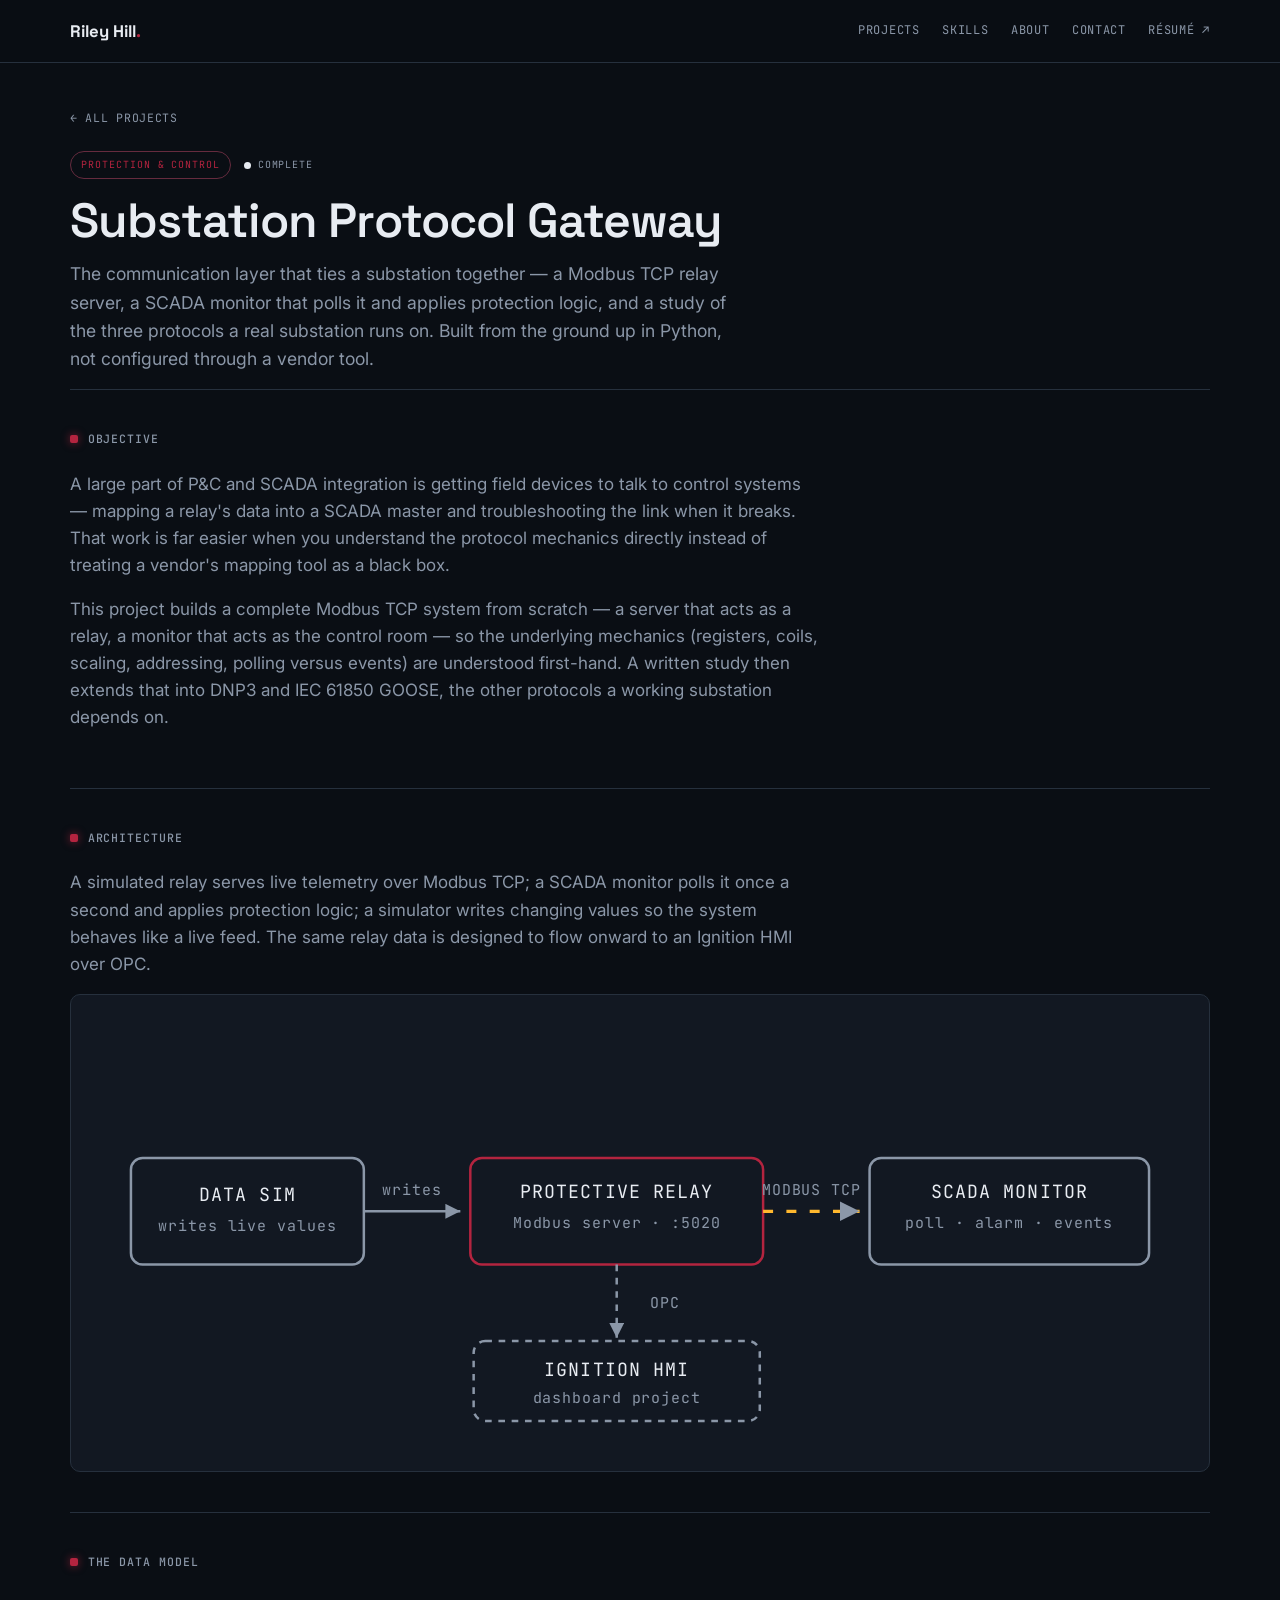
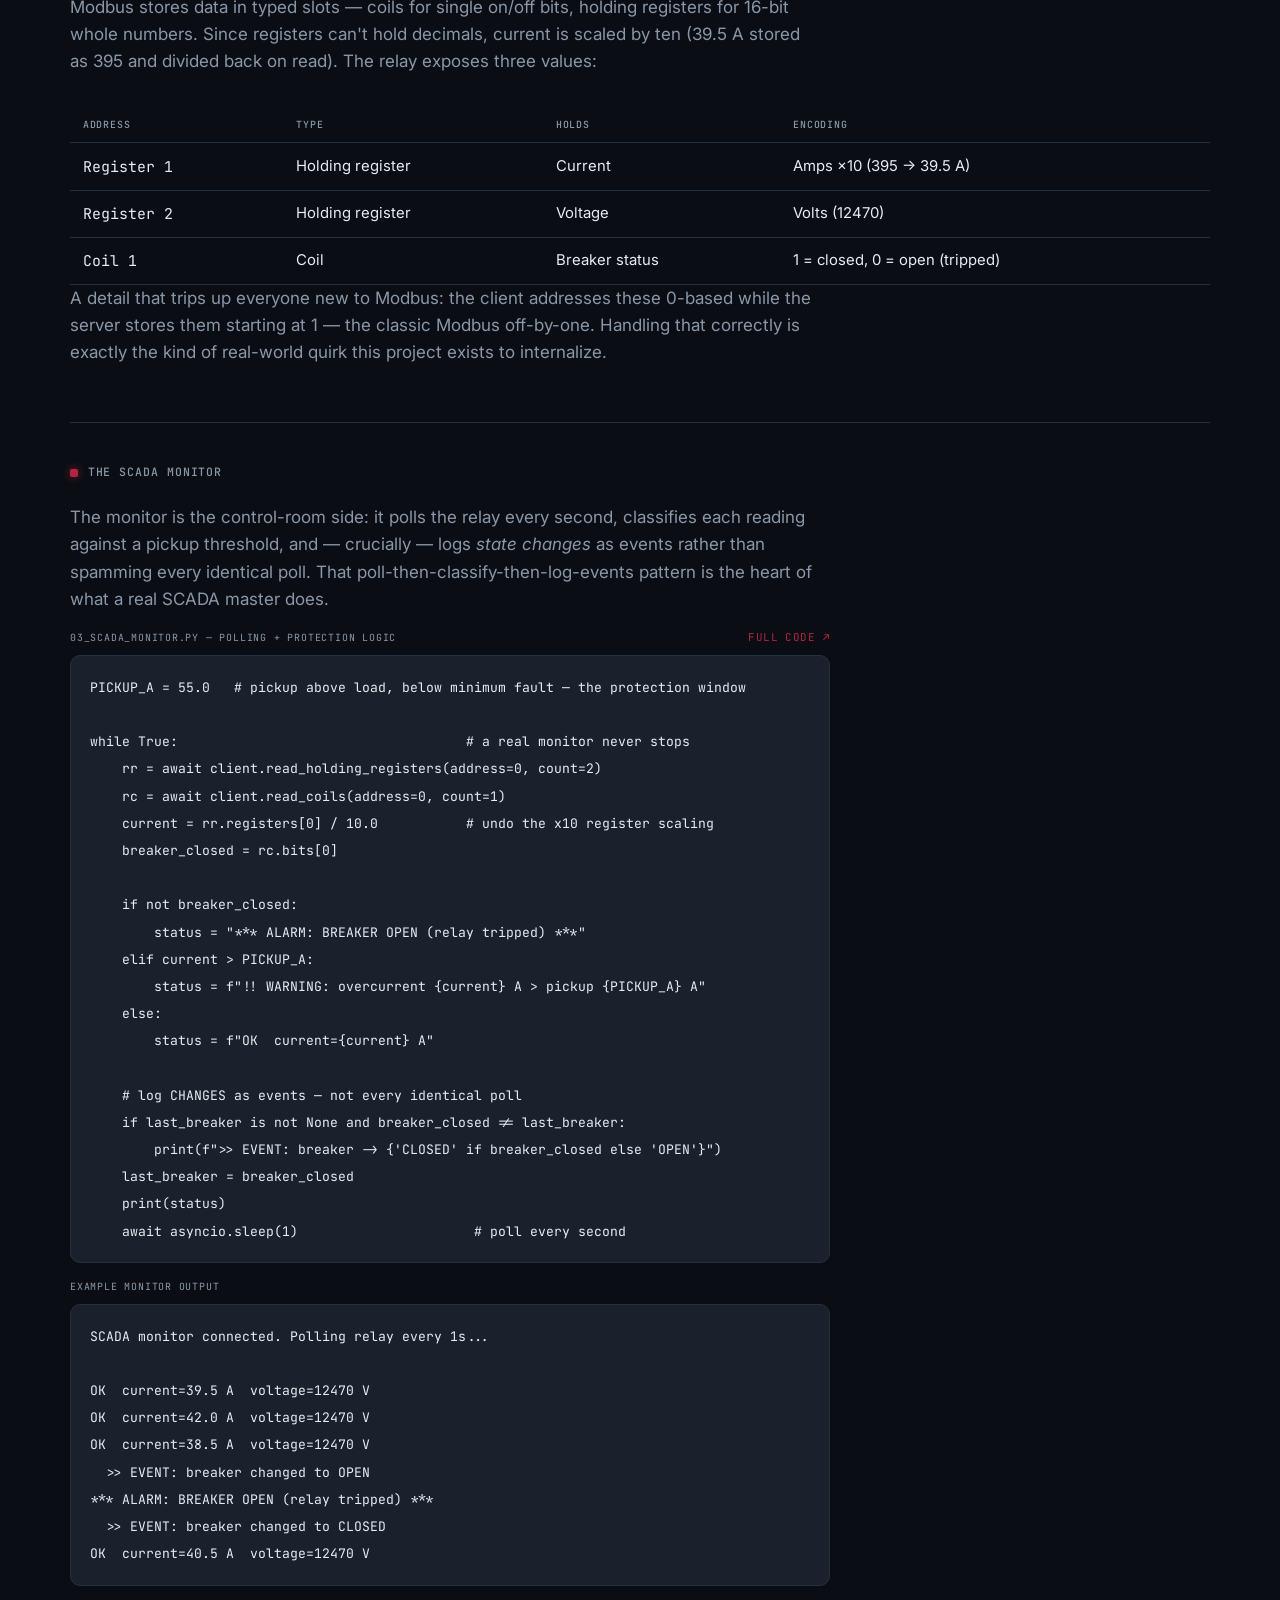
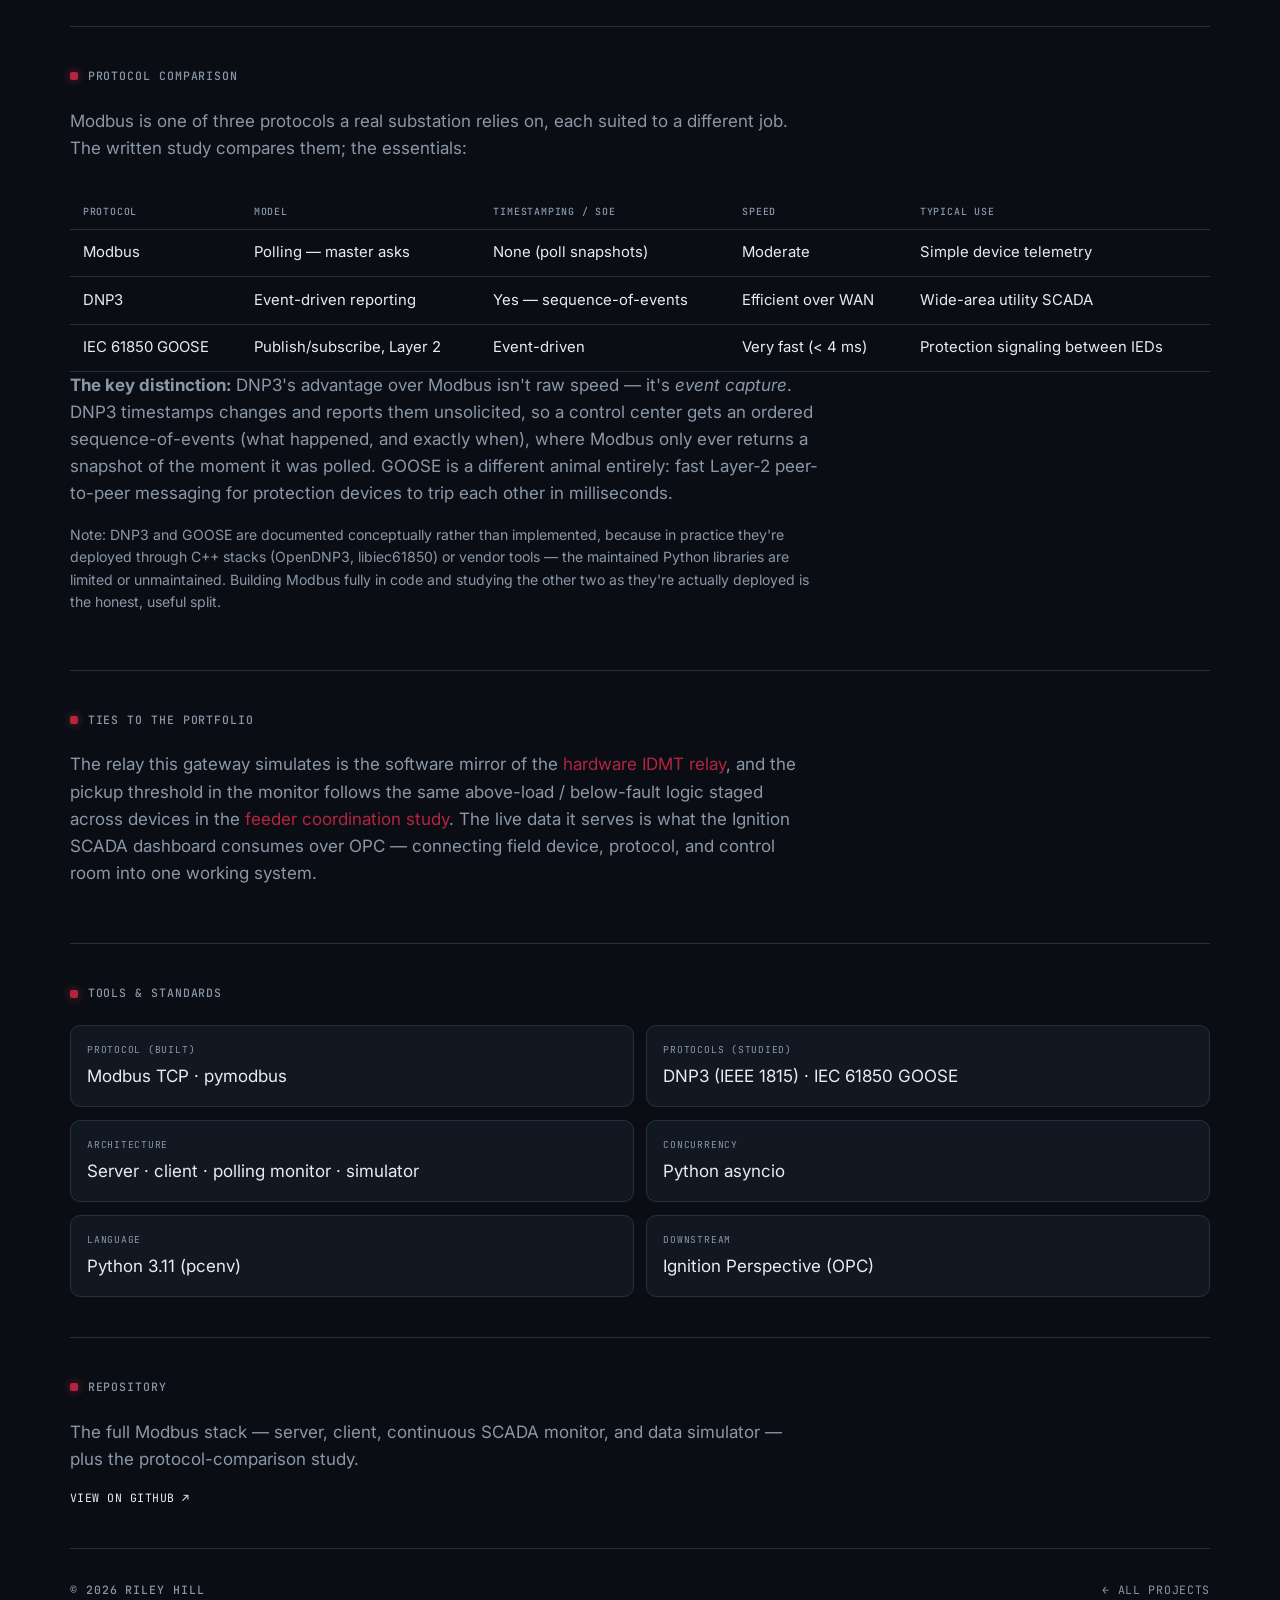
<file: projects/protocol-gateway.html>
<!DOCTYPE html>
<html lang="en">
<head>
  <meta charset="UTF-8" />
  <meta name="viewport" content="width=device-width, initial-scale=1.0" />
  <title>Substation Protocol Gateway — Riley Hill</title>
  <meta name="description" content="A Modbus TCP relay-to-SCADA telemetry system built from scratch in Python, plus a comparison study of Modbus, DNP3, and IEC 61850 GOOSE substation protocols." />

  <script>document.documentElement.classList.add('js');</script>
  <link rel="icon" href="/assets/favicon.svg" type="image/svg+xml">
  <link rel="preconnect" href="https://fonts.googleapis.com">
  <link rel="preconnect" href="https://fonts.gstatic.com" crossorigin>
  <link href="https://fonts.googleapis.com/css2?family=Inter:wght@400;500;600&family=JetBrains+Mono:wght@400;500&family=Space+Grotesk:wght@500;600;700&display=swap" rel="stylesheet">
  <link rel="stylesheet" href="../styles.css" />
</head>
<body>
  <a class="skip-link" href="#main">Skip to content</a>

  <!-- ============ NAV ============ -->
  <header class="nav">
    <div class="container nav__inner">
      <a class="nav__brand" href="../index.html">Riley Hill<span>.</span></a>
      <button class="nav__toggle" aria-label="Toggle menu" aria-expanded="false" aria-controls="nav-links">
        <span></span><span></span><span></span>
      </button>
      <nav class="nav__links" id="nav-links">
        <a href="../index.html#projects">Projects</a>
        <a href="../index.html#skills">Skills</a>
        <a href="../index.html#about">About</a>
        <a href="../index.html#contact">Contact</a>
        <a href="../assets/resume.pdf">Résumé ↗</a>
      </nav>
    </div>
  </header>

  <main id="main">

    <!-- ============ HERO ============ -->
    <section class="detail-hero container">
      <a class="back-link" href="../index.html#projects">← All projects</a>
      <div class="detail-hero__meta">
        <span class="tag">Protection &amp; Control</span>
        <span class="status status--done">Complete</span>
      </div>
      <h1>Substation Protocol Gateway</h1>
      <p class="detail-hero__lead">The communication layer that ties a substation together — a Modbus TCP relay server, a SCADA monitor that polls it and applies protection logic, and a study of the three protocols a real substation runs on. Built from the ground up in Python, not configured through a vendor tool.</p>
    </section>

    <!-- ============ OBJECTIVE ============ -->
    <section class="block container reveal">
      <div class="section__label"><span class="mono">Objective</span></div>
      <div class="prose">
        <p>A large part of P&amp;C and SCADA integration is getting field devices to talk to control systems — mapping a relay's data into a SCADA master and troubleshooting the link when it breaks. That work is far easier when you understand the protocol mechanics directly instead of treating a vendor's mapping tool as a black box.</p>
        <p>This project builds a complete Modbus TCP system from scratch — a server that acts as a relay, a monitor that acts as the control room — so the underlying mechanics (registers, coils, scaling, addressing, polling versus events) are understood first-hand. A written study then extends that into DNP3 and IEC 61850 GOOSE, the other protocols a working substation depends on.</p>
      </div>
    </section>

    <!-- ============ ARCHITECTURE ============ -->
    <section class="block container reveal">
      <div class="section__label"><span class="mono">Architecture</span></div>
      <div class="prose">
        <p>A simulated relay serves live telemetry over Modbus TCP; a SCADA monitor polls it once a second and applies protection logic; a simulator writes changing values so the system behaves like a live feed. The same relay data is designed to flow onward to an Ignition HMI over OPC.</p>
      </div>
      <div class="oneline">
        <svg viewBox="0 0 660 262" role="img" aria-label="Architecture: a data simulator writes values into a protective-relay Modbus TCP server, which a SCADA monitor polls once per second for alarms and events; the relay data also flows to an Ignition HMI over OPC.">
          <defs>
            <marker id="arw" markerWidth="9" markerHeight="9" refX="6" refY="3" orient="auto">
              <path d="M0,0 L6,3 L0,6 z" fill="#8b97a8"/>
            </marker>
          </defs>

          <!-- DATA SIM -->
          <rect class="ol-node" x="24" y="86" width="140" height="64" rx="7"/>
          <text class="ol-label" x="94" y="112" text-anchor="middle" style="font-size:11px;fill:var(--text);">DATA SIM</text>
          <text class="ol-label" x="94" y="130" text-anchor="middle">writes live values</text>
          <!-- sim -> relay -->
          <line class="ol-line" x1="164" y1="118" x2="222" y2="118" marker-end="url(#arw)"/>
          <text class="ol-label" x="193" y="108" text-anchor="middle">writes</text>

          <!-- RELAY (server) -->
          <rect class="ol-node ol-hot" x="228" y="86" width="176" height="64" rx="7"/>
          <text class="ol-label" x="316" y="110" text-anchor="middle" style="font-size:11px;fill:var(--text);">PROTECTIVE RELAY</text>
          <text class="ol-label" x="316" y="128" text-anchor="middle">Modbus server · :5020</text>
          <!-- relay -> monitor (animated data flow) -->
          <line class="ol-line ol-flow" x1="404" y1="118" x2="462" y2="118" marker-end="url(#arw)"/>
          <text class="ol-label" x="433" y="108" text-anchor="middle">MODBUS TCP</text>

          <!-- SCADA MONITOR -->
          <rect class="ol-node" x="468" y="86" width="168" height="64" rx="7"/>
          <text class="ol-label" x="552" y="110" text-anchor="middle" style="font-size:11px;fill:var(--text);">SCADA MONITOR</text>
          <text class="ol-label" x="552" y="128" text-anchor="middle">poll · alarm · events</text>

          <!-- relay -> ignition (dashed, downstream) -->
          <line class="ol-line" x1="316" y1="150" x2="316" y2="194" stroke-dasharray="4 4" marker-end="url(#arw)"/>
          <text class="ol-label" x="336" y="176" text-anchor="start">OPC</text>
          <rect class="ol-node" x="230" y="196" width="172" height="48" rx="7" stroke-dasharray="4 4"/>
          <text class="ol-label" x="316" y="217" text-anchor="middle" style="font-size:11px;fill:var(--text);">IGNITION HMI</text>
          <text class="ol-label" x="316" y="233" text-anchor="middle">dashboard project</text>
        </svg>
      </div>
    </section>

    <!-- ============ DATA MODEL ============ -->
    <section class="block container reveal">
      <div class="section__label"><span class="mono">The data model</span></div>
      <div class="prose">
        <p>Modbus stores data in typed slots — coils for single on/off bits, holding registers for 16-bit whole numbers. Since registers can't hold decimals, current is scaled by ten (39.5 A stored as 395 and divided back on read). The relay exposes three values:</p>
      </div>
      <div class="table-scroll">
        <table class="data-table">
          <thead><tr><th>Address</th><th>Type</th><th>Holds</th><th>Encoding</th></tr></thead>
          <tbody>
            <tr><td class="num">Register 1</td><td>Holding register</td><td>Current</td><td>Amps ×10 (395 → 39.5 A)</td></tr>
            <tr><td class="num">Register 2</td><td>Holding register</td><td>Voltage</td><td>Volts (12470)</td></tr>
            <tr><td class="num">Coil 1</td><td>Coil</td><td>Breaker status</td><td>1 = closed, 0 = open (tripped)</td></tr>
          </tbody>
        </table>
      </div>
      <div class="prose">
        <p>A detail that trips up everyone new to Modbus: the client addresses these 0-based while the server stores them starting at 1 — the classic Modbus off-by-one. Handling that correctly is exactly the kind of real-world quirk this project exists to internalize.</p>
      </div>
    </section>

    <!-- ============ THE SCADA MONITOR ============ -->
    <section class="block container reveal">
      <div class="section__label"><span class="mono">The SCADA monitor</span></div>
      <div class="prose">
        <p>The monitor is the control-room side: it polls the relay every second, classifies each reading against a pickup threshold, and — crucially — logs <em>state changes</em> as events rather than spamming every identical poll. That poll-then-classify-then-log-events pattern is the heart of what a real SCADA master does.</p>
      </div>
      <div class="code-block">
        <div class="cap">
          <span>03_scada_monitor.py — polling + protection logic</span>
          <a href="https://github.com/rileyhill625/substation-protocol-gateway">Full code ↗</a>
        </div>
        <pre><code>PICKUP_A = 55.0   # pickup above load, below minimum fault — the protection window

while True:                                    # a real monitor never stops
    rr = await client.read_holding_registers(address=0, count=2)
    rc = await client.read_coils(address=0, count=1)
    current = rr.registers[0] / 10.0           # undo the x10 register scaling
    breaker_closed = rc.bits[0]

    if not breaker_closed:
        status = "*** ALARM: BREAKER OPEN (relay tripped) ***"
    elif current &gt; PICKUP_A:
        status = f"!! WARNING: overcurrent {current} A &gt; pickup {PICKUP_A} A"
    else:
        status = f"OK  current={current} A"

    # log CHANGES as events — not every identical poll
    if last_breaker is not None and breaker_closed != last_breaker:
        print(f"&gt;&gt; EVENT: breaker -&gt; {'CLOSED' if breaker_closed else 'OPEN'}")
    last_breaker = breaker_closed
    print(status)
    await asyncio.sleep(1)                      # poll every second</code></pre>
      </div>
      <div class="code-block">
        <div class="cap"><span>Example monitor output</span></div>
        <pre><code>SCADA monitor connected. Polling relay every 1s...

OK  current=39.5 A  voltage=12470 V
OK  current=42.0 A  voltage=12470 V
OK  current=38.5 A  voltage=12470 V
  &gt;&gt; EVENT: breaker changed to OPEN
*** ALARM: BREAKER OPEN (relay tripped) ***
  &gt;&gt; EVENT: breaker changed to CLOSED
OK  current=40.5 A  voltage=12470 V</code></pre>
      </div>
    </section>

    <!-- ============ PROTOCOL COMPARISON ============ -->
    <section class="block container reveal">
      <div class="section__label"><span class="mono">Protocol comparison</span></div>
      <div class="prose">
        <p>Modbus is one of three protocols a real substation relies on, each suited to a different job. The written study compares them; the essentials:</p>
      </div>
      <div class="table-scroll">
        <table class="data-table">
          <thead><tr><th>Protocol</th><th>Model</th><th>Timestamping / SOE</th><th>Speed</th><th>Typical use</th></tr></thead>
          <tbody>
            <tr><td>Modbus</td><td>Polling — master asks</td><td>None (poll snapshots)</td><td>Moderate</td><td>Simple device telemetry</td></tr>
            <tr><td>DNP3</td><td>Event-driven reporting</td><td>Yes — sequence-of-events</td><td>Efficient over WAN</td><td>Wide-area utility SCADA</td></tr>
            <tr><td>IEC 61850 GOOSE</td><td>Publish/subscribe, Layer 2</td><td>Event-driven</td><td>Very fast (&lt; 4 ms)</td><td>Protection signaling between IEDs</td></tr>
          </tbody>
        </table>
      </div>
      <div class="prose">
        <p><strong>The key distinction:</strong> DNP3's advantage over Modbus isn't raw speed — it's <em>event capture</em>. DNP3 timestamps changes and reports them unsolicited, so a control center gets an ordered sequence-of-events (what happened, and exactly when), where Modbus only ever returns a snapshot of the moment it was polled. GOOSE is a different animal entirely: fast Layer-2 peer-to-peer messaging for protection devices to trip each other in milliseconds.</p>
        <p style="font-size:.88rem;">Note: DNP3 and GOOSE are documented conceptually rather than implemented, because in practice they're deployed through C++ stacks (OpenDNP3, libiec61850) or vendor tools — the maintained Python libraries are limited or unmaintained. Building Modbus fully in code and studying the other two as they're actually deployed is the honest, useful split.</p>
      </div>
    </section>

    <!-- ============ TIES TO THE PORTFOLIO ============ -->
    <section class="block container reveal">
      <div class="section__label"><span class="mono">Ties to the portfolio</span></div>
      <div class="prose">
        <p>The relay this gateway simulates is the software mirror of the <a href="idmt-relay.html" style="color:var(--maroon-hi);">hardware IDMT relay</a>, and the pickup threshold in the monitor follows the same above-load / below-fault logic staged across devices in the <a href="feeder-study.html" style="color:var(--maroon-hi);">feeder coordination study</a>. The live data it serves is what the Ignition SCADA dashboard consumes over OPC — connecting field device, protocol, and control room into one working system.</p>
      </div>
    </section>

    <!-- ============ TOOLS & STANDARDS ============ -->
    <section class="block container reveal">
      <div class="section__label"><span class="mono">Tools &amp; standards</span></div>
      <div class="spec-grid">
        <div class="spec"><span class="k">Protocol (built)</span><span class="v">Modbus TCP · pymodbus</span></div>
        <div class="spec"><span class="k">Protocols (studied)</span><span class="v">DNP3 (IEEE 1815) · IEC 61850 GOOSE</span></div>
        <div class="spec"><span class="k">Architecture</span><span class="v">Server · client · polling monitor · simulator</span></div>
        <div class="spec"><span class="k">Concurrency</span><span class="v">Python asyncio</span></div>
        <div class="spec"><span class="k">Language</span><span class="v">Python 3.11 (pcenv)</span></div>
        <div class="spec"><span class="k">Downstream</span><span class="v">Ignition Perspective (OPC)</span></div>
      </div>
    </section>

    <!-- ============ REPOSITORY ============ -->
    <section class="block container reveal">
      <div class="section__label"><span class="mono">Repository</span></div>
      <div class="prose"><p>The full Modbus stack — server, client, continuous SCADA monitor, and data simulator — plus the protocol-comparison study.</p></div>
      <div class="card__links">
        <a href="https://github.com/rileyhill625/substation-protocol-gateway">View on GitHub ↗</a>
      </div>
    </section>

  </main>

  <footer class="footer container">
    <span class="mono">© 2026 Riley Hill</span>
    <a href="../index.html#projects">← All projects</a>
  </footer>

  <script src="../main.js"></script>

</body>
</html>
</file>
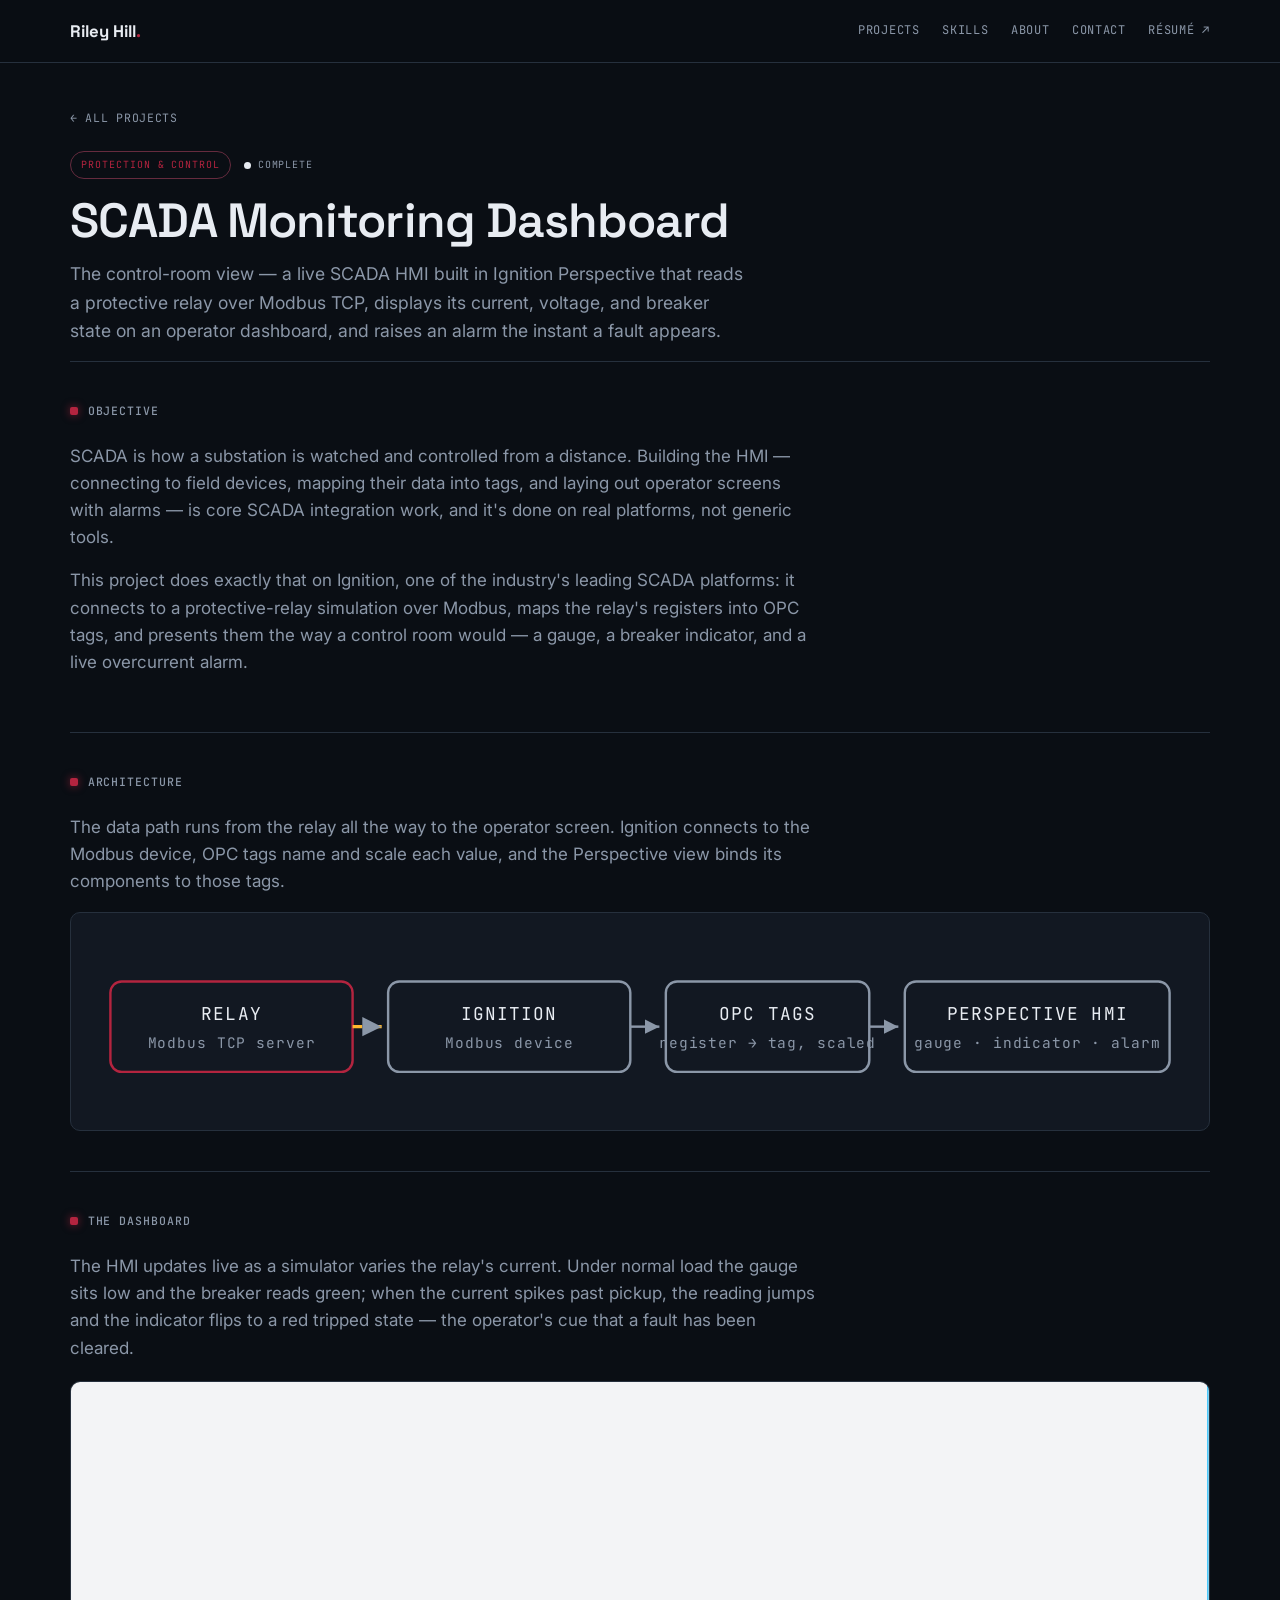
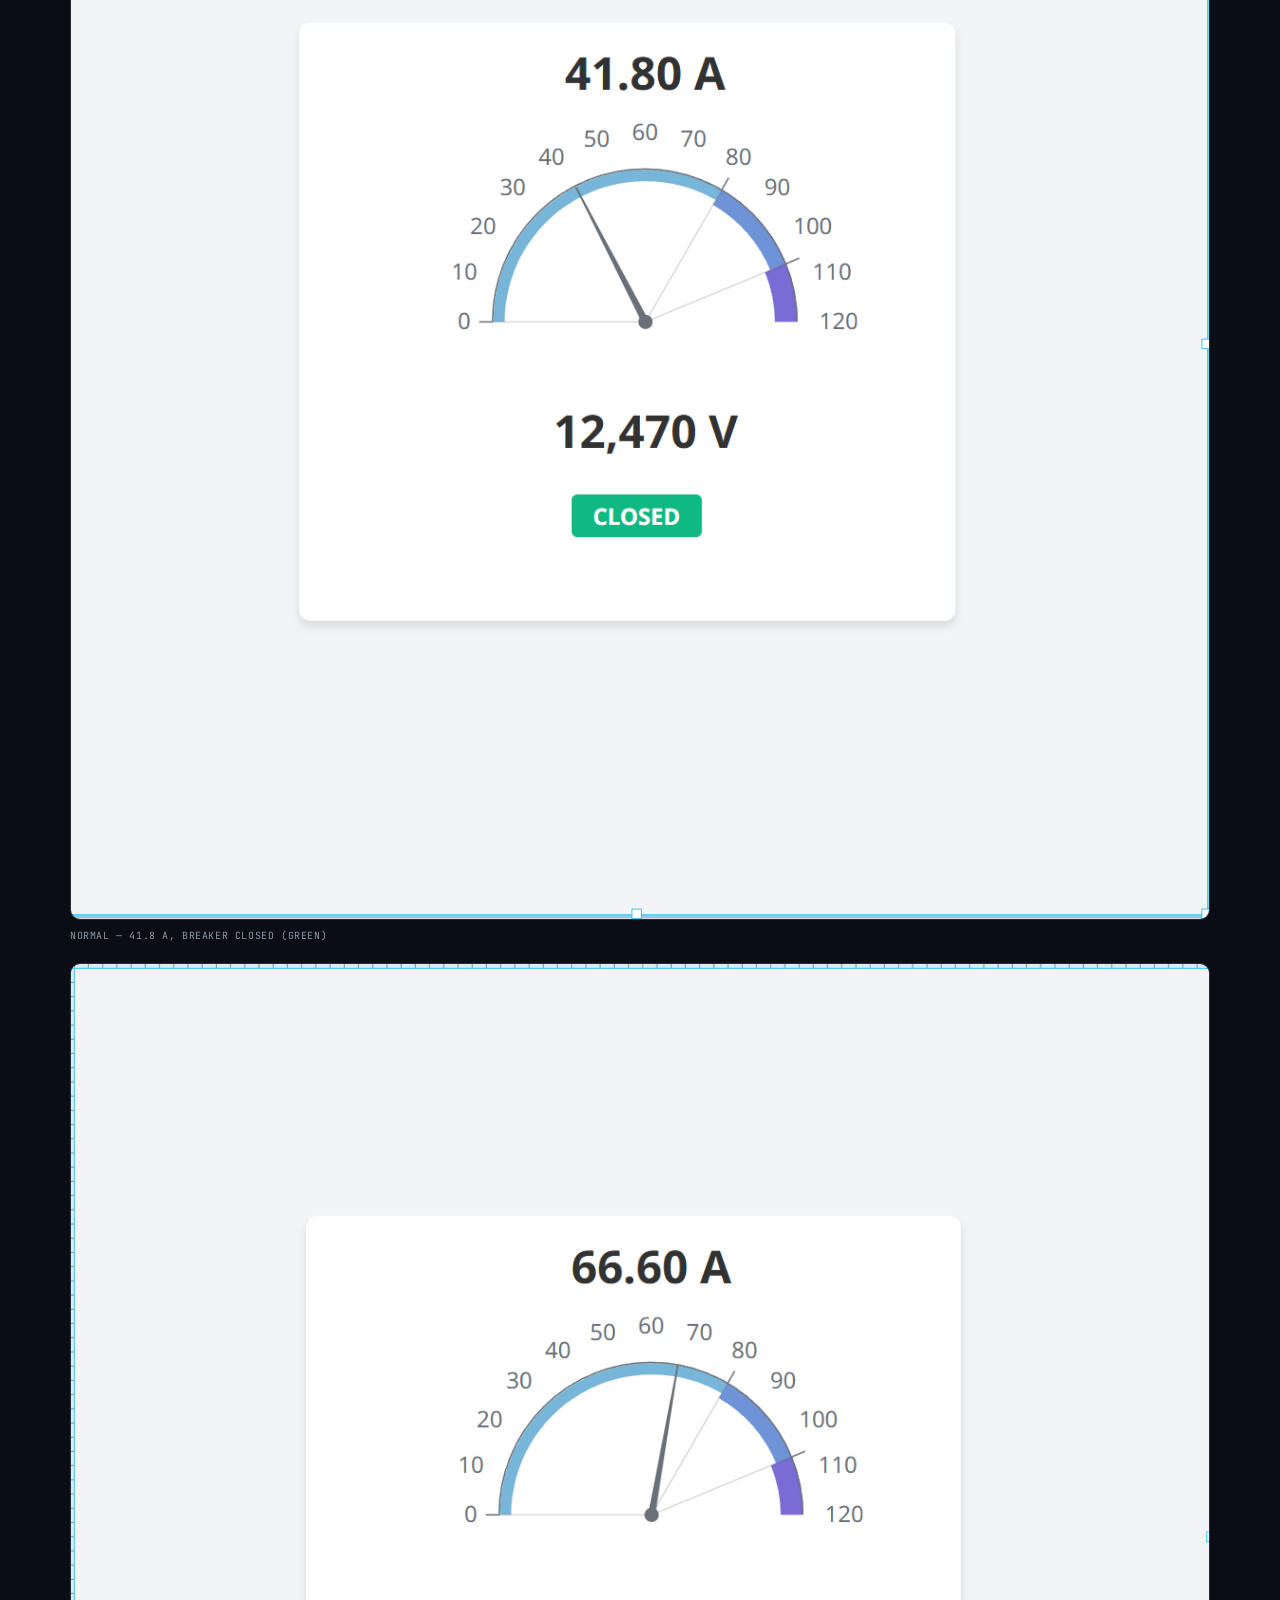
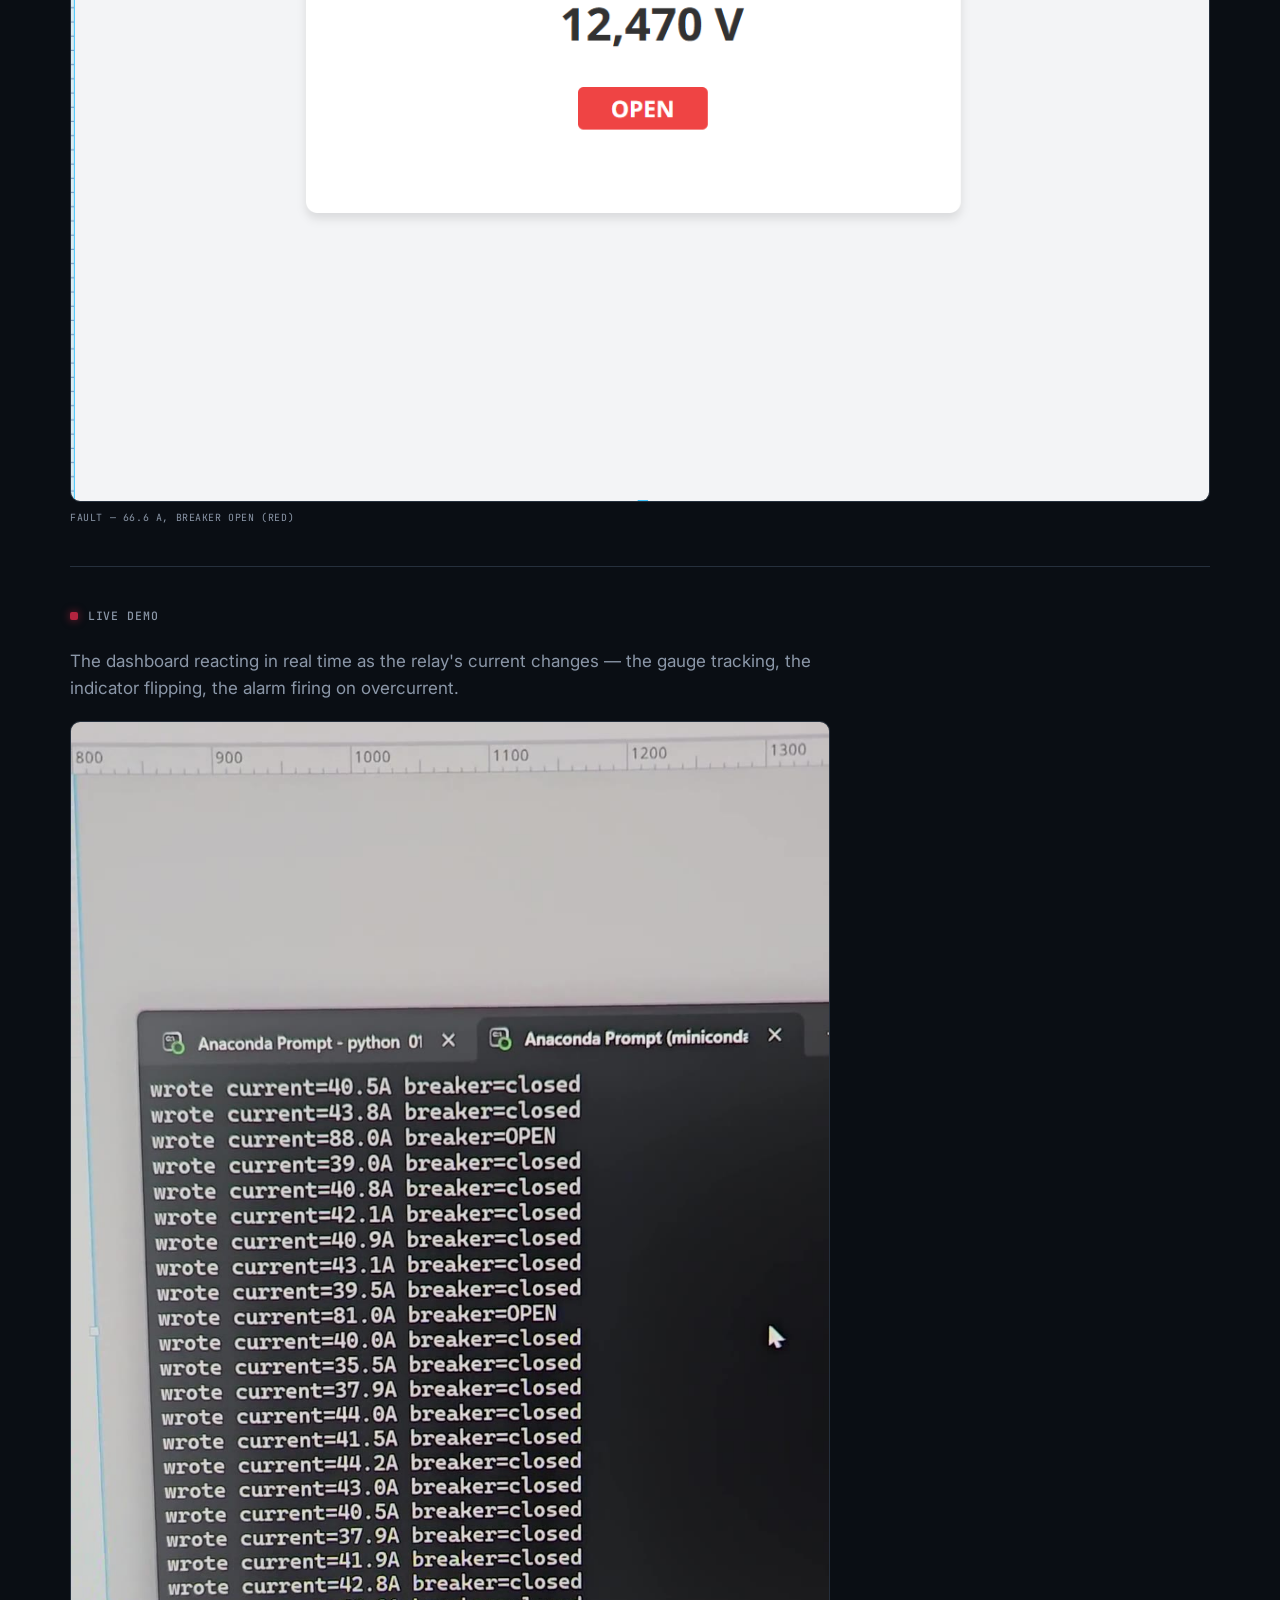
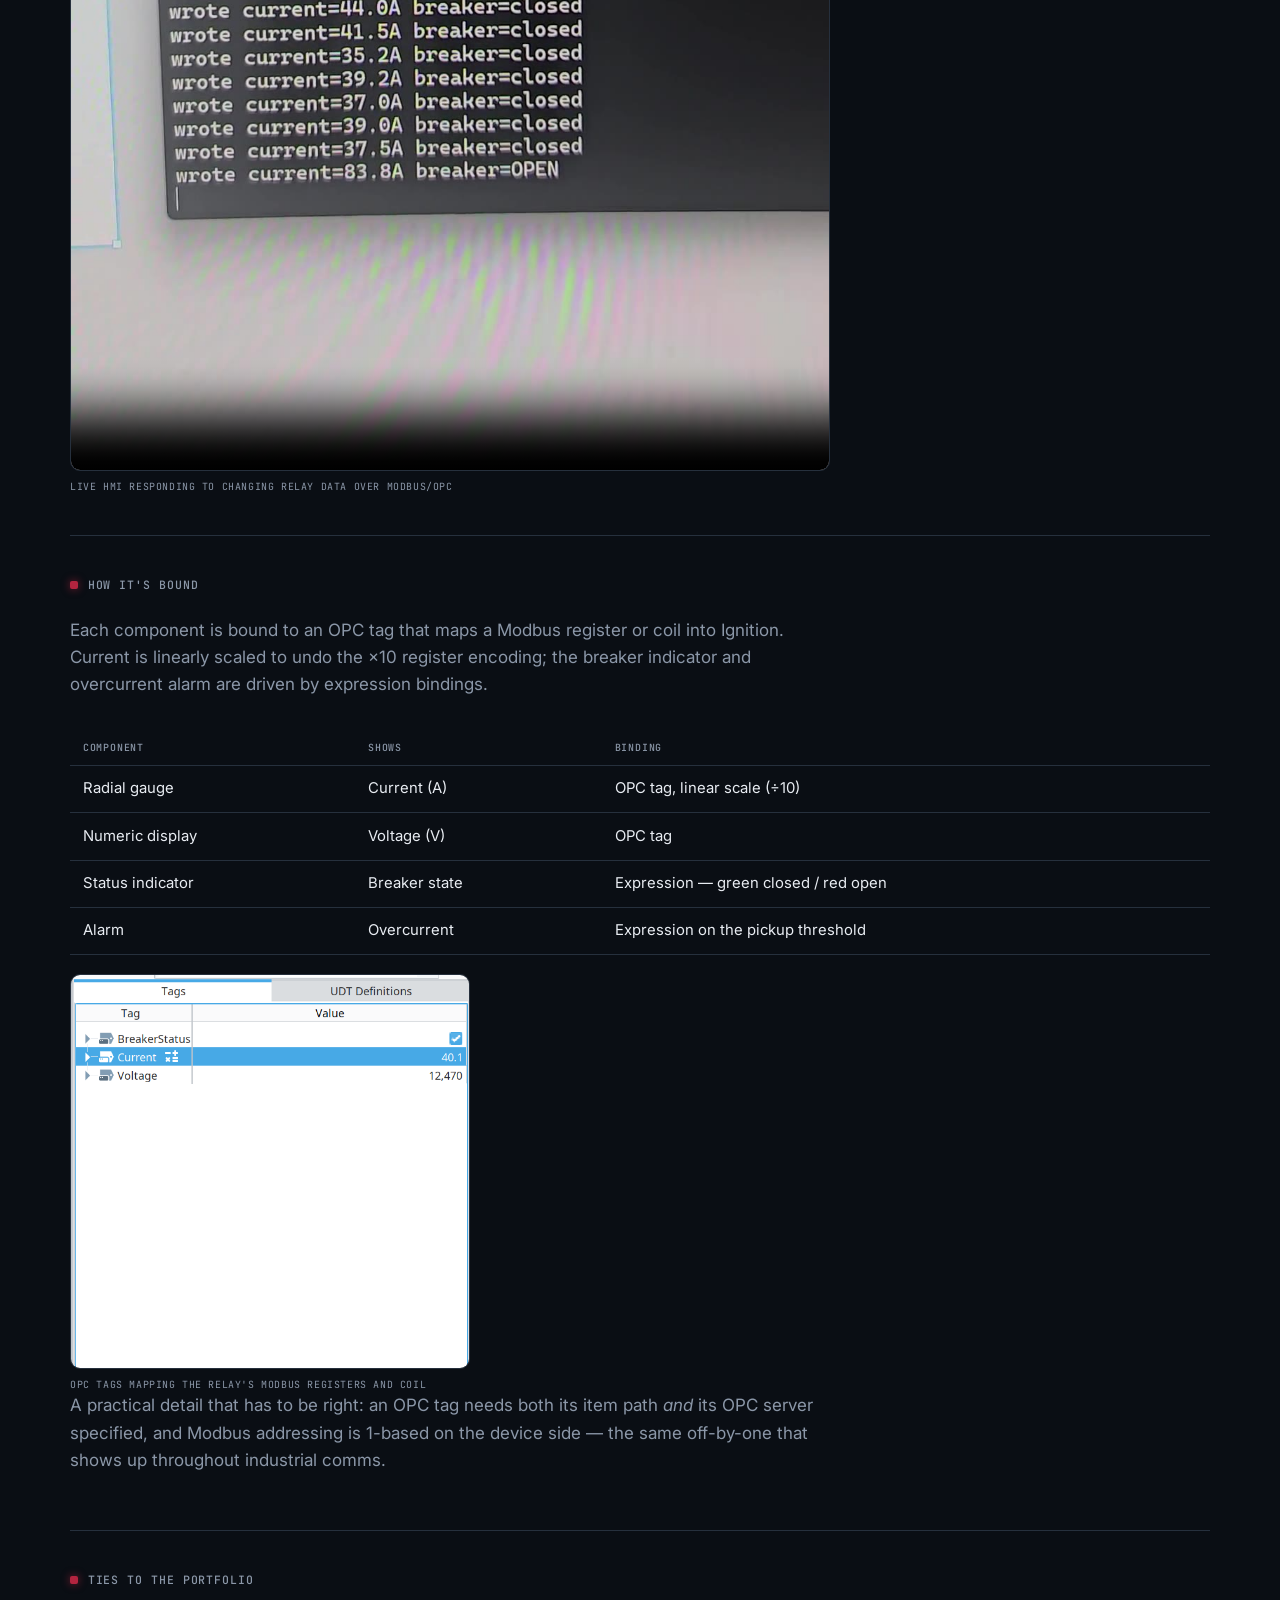
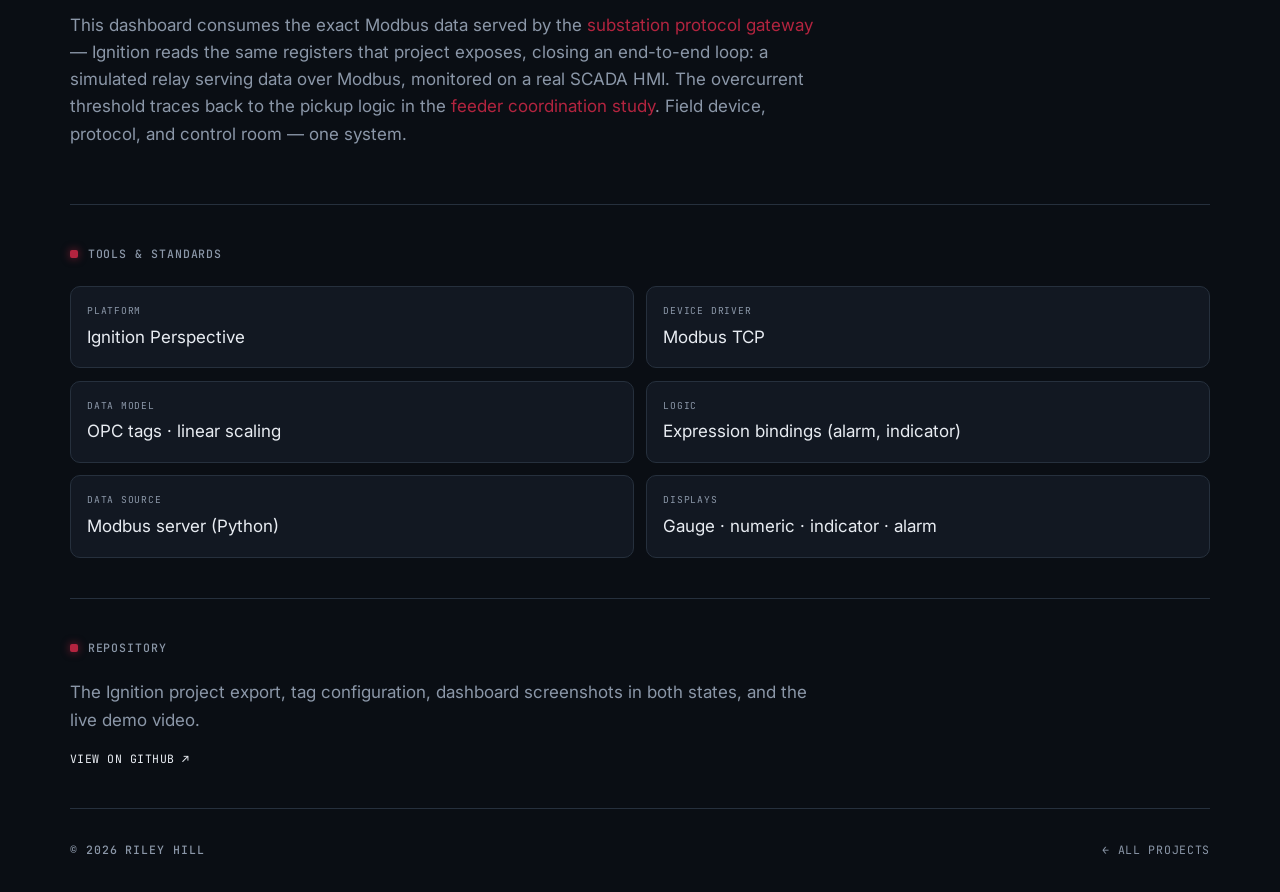
<file: projects/scada-dashboard.html>
<!DOCTYPE html>
<html lang="en">
<head>
  <meta charset="UTF-8" />
  <meta name="viewport" content="width=device-width, initial-scale=1.0" />
  <title>SCADA Monitoring Dashboard — Riley Hill</title>
  <meta name="description" content="A live SCADA HMI built in Ignition Perspective that reads a protective relay over Modbus TCP through OPC tags and raises alarms on fault conditions." />

  <script>document.documentElement.classList.add('js');</script>
  <link rel="icon" href="/assets/favicon.svg" type="image/svg+xml">
  <link rel="preconnect" href="https://fonts.googleapis.com">
  <link rel="preconnect" href="https://fonts.gstatic.com" crossorigin>
  <link href="https://fonts.googleapis.com/css2?family=Inter:wght@400;500;600&family=JetBrains+Mono:wght@400;500&family=Space+Grotesk:wght@500;600;700&display=swap" rel="stylesheet">
  <link rel="stylesheet" href="../styles.css" />
</head>
<body>
  <a class="skip-link" href="#main">Skip to content</a>

  <!-- ============ NAV ============ -->
  <header class="nav">
    <div class="container nav__inner">
      <a class="nav__brand" href="../index.html">Riley Hill<span>.</span></a>
      <button class="nav__toggle" aria-label="Toggle menu" aria-expanded="false" aria-controls="nav-links">
        <span></span><span></span><span></span>
      </button>
      <nav class="nav__links" id="nav-links">
        <a href="../index.html#projects">Projects</a>
        <a href="../index.html#skills">Skills</a>
        <a href="../index.html#about">About</a>
        <a href="../index.html#contact">Contact</a>
        <a href="../assets/resume.pdf">Résumé ↗</a>
      </nav>
    </div>
  </header>

  <main id="main">

    <!-- ============ HERO ============ -->
    <section class="detail-hero container">
      <a class="back-link" href="../index.html#projects">← All projects</a>
      <div class="detail-hero__meta">
        <span class="tag">Protection &amp; Control</span>
        <span class="status status--done">Complete</span>
      </div>
      <h1>SCADA Monitoring Dashboard</h1>
      <p class="detail-hero__lead">The control-room view — a live SCADA HMI built in Ignition Perspective that reads a protective relay over Modbus TCP, displays its current, voltage, and breaker state on an operator dashboard, and raises an alarm the instant a fault appears.</p>
    </section>

    <!-- ============ OBJECTIVE ============ -->
    <section class="block container reveal">
      <div class="section__label"><span class="mono">Objective</span></div>
      <div class="prose">
        <p>SCADA is how a substation is watched and controlled from a distance. Building the HMI — connecting to field devices, mapping their data into tags, and laying out operator screens with alarms — is core SCADA integration work, and it's done on real platforms, not generic tools.</p>
        <p>This project does exactly that on Ignition, one of the industry's leading SCADA platforms: it connects to a protective-relay simulation over Modbus, maps the relay's registers into OPC tags, and presents them the way a control room would — a gauge, a breaker indicator, and a live overcurrent alarm.</p>
      </div>
    </section>

    <!-- ============ ARCHITECTURE ============ -->
    <section class="block container reveal">
      <div class="section__label"><span class="mono">Architecture</span></div>
      <div class="prose">
        <p>The data path runs from the relay all the way to the operator screen. Ignition connects to the Modbus device, OPC tags name and scale each value, and the Perspective view binds its components to those tags.</p>
      </div>
      <div class="oneline">
        <svg viewBox="0 0 680 110" role="img" aria-label="Data flow: a relay Modbus TCP server connects to an Ignition Modbus device, which maps registers to OPC tags, which feed a Perspective dashboard.">
          <defs>
            <marker id="arw" markerWidth="9" markerHeight="9" refX="6" refY="3" orient="auto">
              <path d="M0,0 L6,3 L0,6 z" fill="#8b97a8"/>
            </marker>
          </defs>
          <rect class="ol-node ol-hot" x="12" y="30" width="150" height="56" rx="7"/>
          <text class="ol-label" x="87" y="54" text-anchor="middle" style="font-size:11px;fill:var(--text);">RELAY</text>
          <text class="ol-label" x="87" y="71" text-anchor="middle">Modbus TCP server</text>
          <line class="ol-line ol-flow" x1="162" y1="58" x2="180" y2="58" marker-end="url(#arw)"/>
          <rect class="ol-node" x="184" y="30" width="150" height="56" rx="7"/>
          <text class="ol-label" x="259" y="54" text-anchor="middle" style="font-size:11px;fill:var(--text);">IGNITION</text>
          <text class="ol-label" x="259" y="71" text-anchor="middle">Modbus device</text>
          <line class="ol-line" x1="334" y1="58" x2="352" y2="58" marker-end="url(#arw)"/>
          <rect class="ol-node" x="356" y="30" width="126" height="56" rx="7"/>
          <text class="ol-label" x="419" y="54" text-anchor="middle" style="font-size:11px;fill:var(--text);">OPC TAGS</text>
          <text class="ol-label" x="419" y="71" text-anchor="middle">register → tag, scaled</text>
          <line class="ol-line" x1="482" y1="58" x2="500" y2="58" marker-end="url(#arw)"/>
          <rect class="ol-node" x="504" y="30" width="164" height="56" rx="7"/>
          <text class="ol-label" x="586" y="54" text-anchor="middle" style="font-size:11px;fill:var(--text);">PERSPECTIVE HMI</text>
          <text class="ol-label" x="586" y="71" text-anchor="middle">gauge · indicator · alarm</text>
        </svg>
      </div>
    </section>

    <!-- ============ THE DASHBOARD ============ -->
    <section class="block container reveal">
      <div class="section__label"><span class="mono">The dashboard</span></div>
      <div class="prose">
        <p>The HMI updates live as a simulator varies the relay's current. Under normal load the gauge sits low and the breaker reads green; when the current spikes past pickup, the reading jumps and the indicator flips to a red tripped state — the operator's cue that a fault has been cleared.</p>
      </div>
      <div class="media-2">
        <figure class="figure">
          <img src="../assets/scada-closed.png" loading="lazy" alt="Ignition dashboard in normal state: current gauge at 41.8 A, 12,470 V, and a green CLOSED breaker indicator">
          <figcaption>Normal — 41.8 A, breaker CLOSED (green)</figcaption>
        </figure>
        <figure class="figure">
          <img src="../assets/scada-open.png" loading="lazy" alt="Ignition dashboard in fault state: current gauge at 66.6 A and a red OPEN breaker indicator">
          <figcaption>Fault — 66.6 A, breaker OPEN (red)</figcaption>
        </figure>
      </div>
    </section>

    <!-- ============ LIVE DEMO ============ -->
    <section class="block container reveal">
      <div class="section__label"><span class="mono">Live demo</span></div>
      <div class="prose"><p>The dashboard reacting in real time as the relay's current changes — the gauge tracking, the indicator flipping, the alarm firing on overcurrent.</p></div>
      <figure class="figure figure--md">
        <video controls preload="none" poster="../assets/scada-poster.jpg">
          <source src="../assets/scada-demo.mp4" type="video/mp4">
          Your browser can't play embedded video — the clip is in the repository.
        </video>
        <figcaption>Live HMI responding to changing relay data over Modbus/OPC</figcaption>
      </figure>
    </section>

    <!-- ============ HOW IT'S BOUND ============ -->
    <section class="block container reveal">
      <div class="section__label"><span class="mono">How it's bound</span></div>
      <div class="prose">
        <p>Each component is bound to an OPC tag that maps a Modbus register or coil into Ignition. Current is linearly scaled to undo the ×10 register encoding; the breaker indicator and overcurrent alarm are driven by expression bindings.</p>
      </div>
      <div class="table-scroll">
        <table class="data-table">
          <thead><tr><th>Component</th><th>Shows</th><th>Binding</th></tr></thead>
          <tbody>
            <tr><td>Radial gauge</td><td>Current (A)</td><td>OPC tag, linear scale (÷10)</td></tr>
            <tr><td>Numeric display</td><td>Voltage (V)</td><td>OPC tag</td></tr>
            <tr><td>Status indicator</td><td>Breaker state</td><td>Expression — green closed / red open</td></tr>
            <tr><td>Alarm</td><td>Overcurrent</td><td>Expression on the pickup threshold</td></tr>
          </tbody>
        </table>
      </div>
      <figure class="figure figure--sm">
        <img src="../assets/scada-tags.png" loading="lazy" alt="Ignition tag browser showing OPC tags mapped from the relay's Modbus registers and coil">
        <figcaption>OPC tags mapping the relay's Modbus registers and coil</figcaption>
      </figure>
      <div class="prose">
        <p>A practical detail that has to be right: an OPC tag needs both its item path <em>and</em> its OPC server specified, and Modbus addressing is 1-based on the device side — the same off-by-one that shows up throughout industrial comms.</p>
      </div>
    </section>

    <!-- ============ TIES TO THE PORTFOLIO ============ -->
    <section class="block container reveal">
      <div class="section__label"><span class="mono">Ties to the portfolio</span></div>
      <div class="prose">
        <p>This dashboard consumes the exact Modbus data served by the <a href="protocol-gateway.html" style="color:var(--maroon-hi);">substation protocol gateway</a> — Ignition reads the same registers that project exposes, closing an end-to-end loop: a simulated relay serving data over Modbus, monitored on a real SCADA HMI. The overcurrent threshold traces back to the pickup logic in the <a href="feeder-study.html" style="color:var(--maroon-hi);">feeder coordination study</a>. Field device, protocol, and control room — one system.</p>
      </div>
    </section>

    <!-- ============ TOOLS & STANDARDS ============ -->
    <section class="block container reveal">
      <div class="section__label"><span class="mono">Tools &amp; standards</span></div>
      <div class="spec-grid">
        <div class="spec"><span class="k">Platform</span><span class="v">Ignition Perspective</span></div>
        <div class="spec"><span class="k">Device driver</span><span class="v">Modbus TCP</span></div>
        <div class="spec"><span class="k">Data model</span><span class="v">OPC tags · linear scaling</span></div>
        <div class="spec"><span class="k">Logic</span><span class="v">Expression bindings (alarm, indicator)</span></div>
        <div class="spec"><span class="k">Data source</span><span class="v">Modbus server (Python)</span></div>
        <div class="spec"><span class="k">Displays</span><span class="v">Gauge · numeric · indicator · alarm</span></div>
      </div>
    </section>

    <!-- ============ REPOSITORY ============ -->
    <section class="block container reveal">
      <div class="section__label"><span class="mono">Repository</span></div>
      <div class="prose"><p>The Ignition project export, tag configuration, dashboard screenshots in both states, and the live demo video.</p></div>
      <div class="card__links">
        <a href="https://github.com/rileyhill625/scada-dashboard">View on GitHub ↗</a>
      </div>
    </section>

  </main>

  <footer class="footer container">
    <span class="mono">© 2026 Riley Hill</span>
    <a href="../index.html#projects">← All projects</a>
  </footer>

  <script src="../main.js"></script>

</body>
</html>
</file>
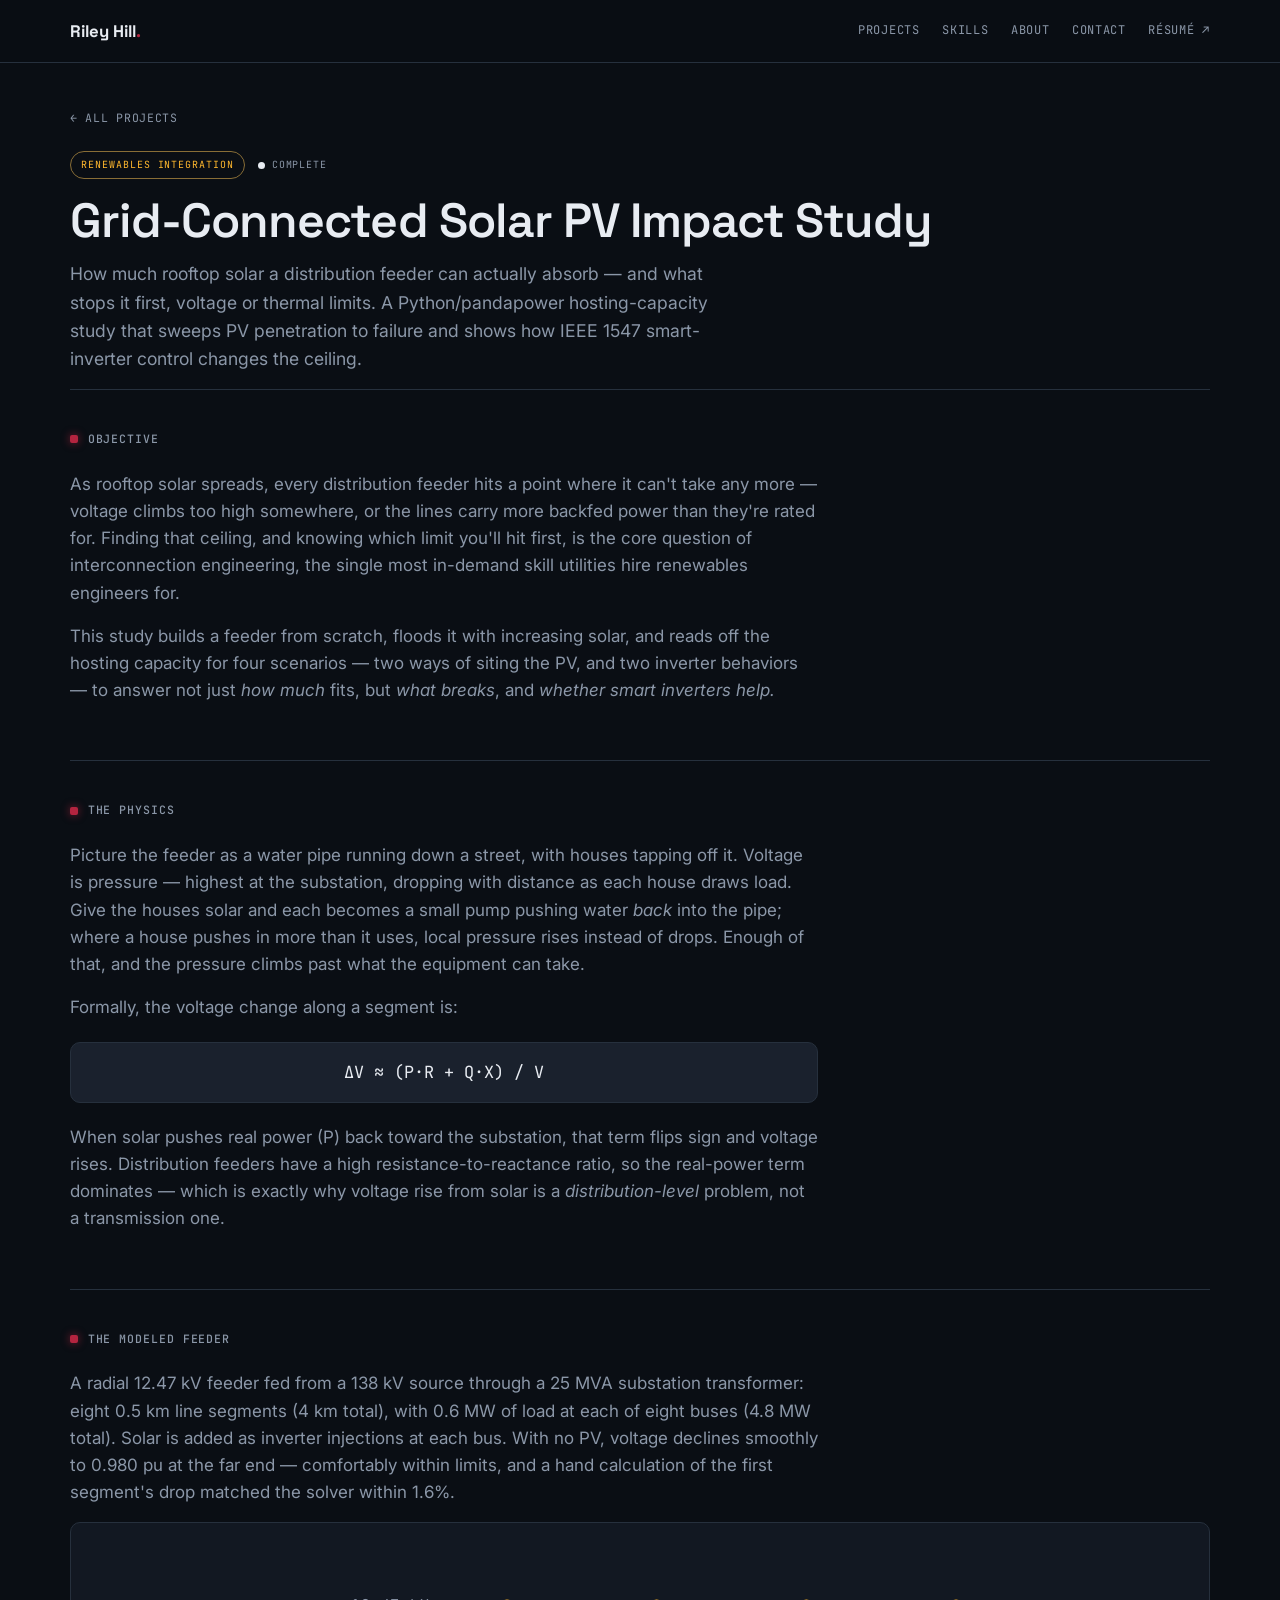
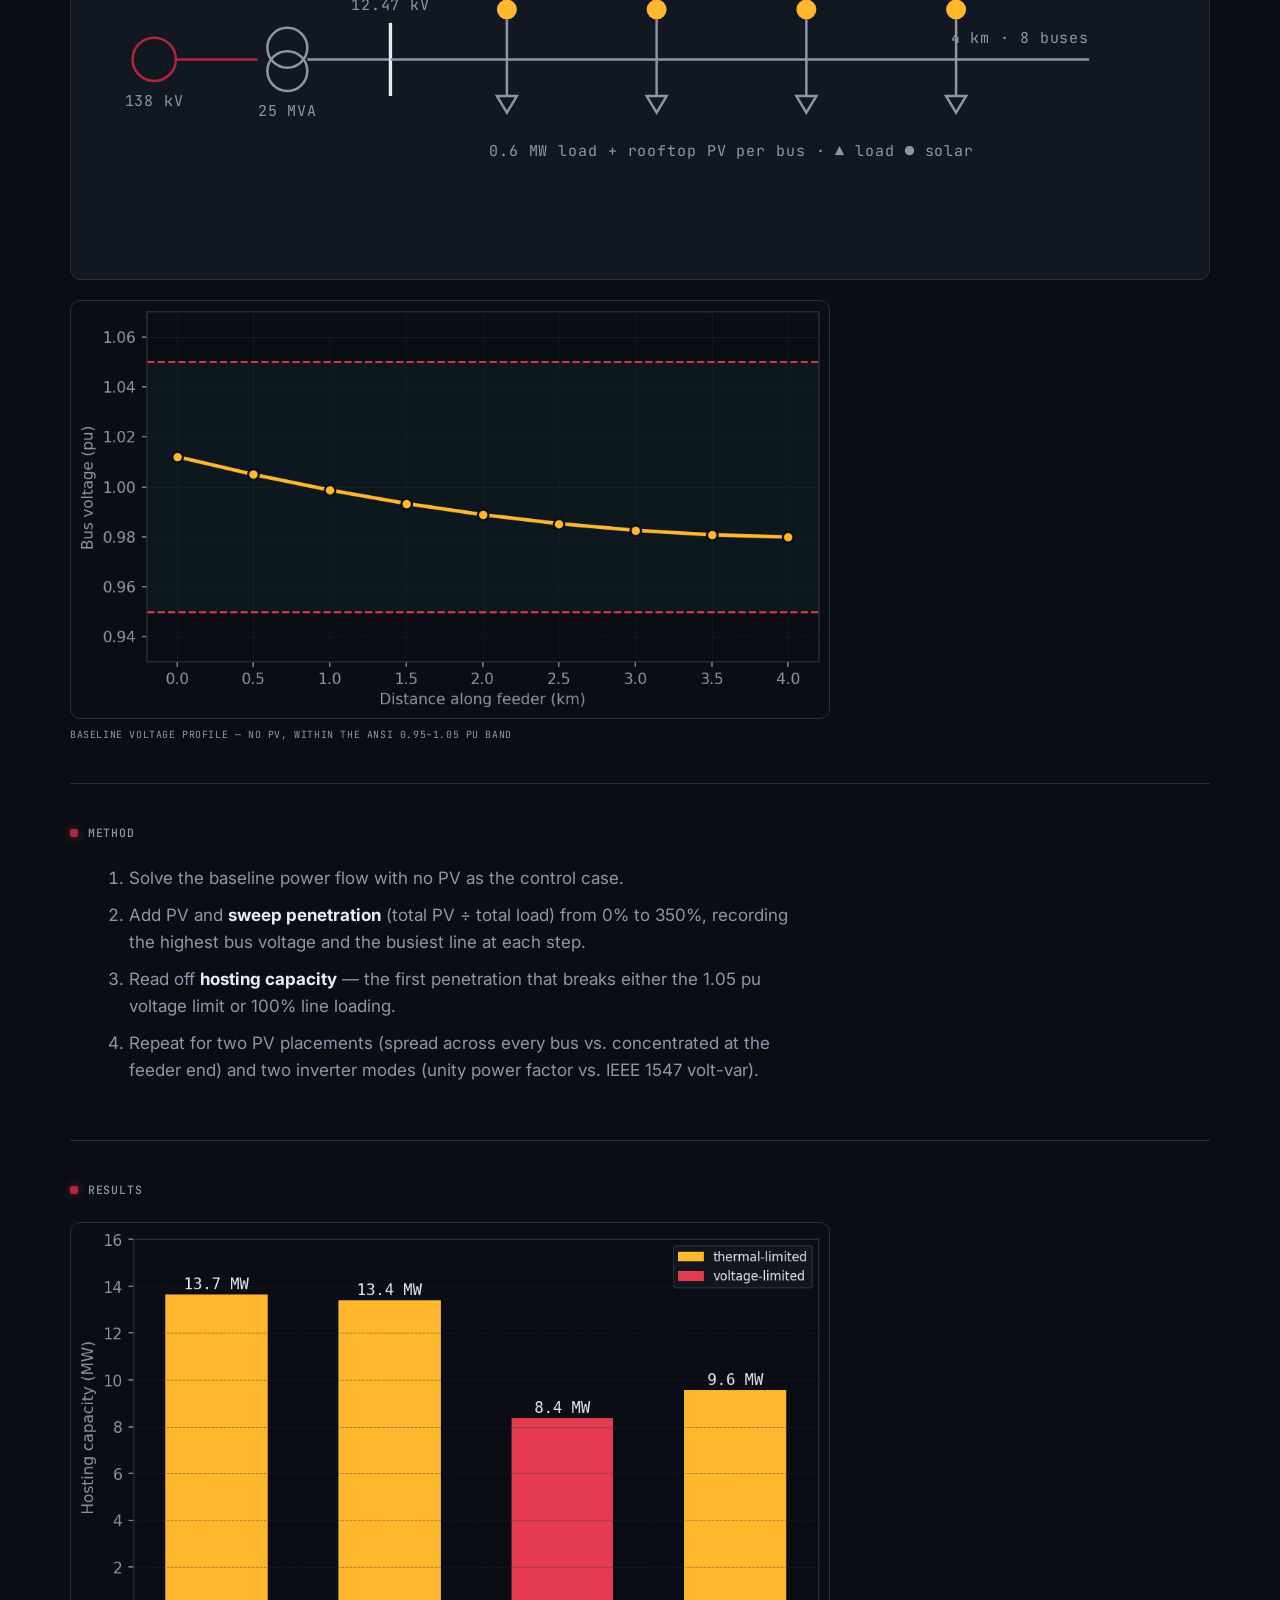
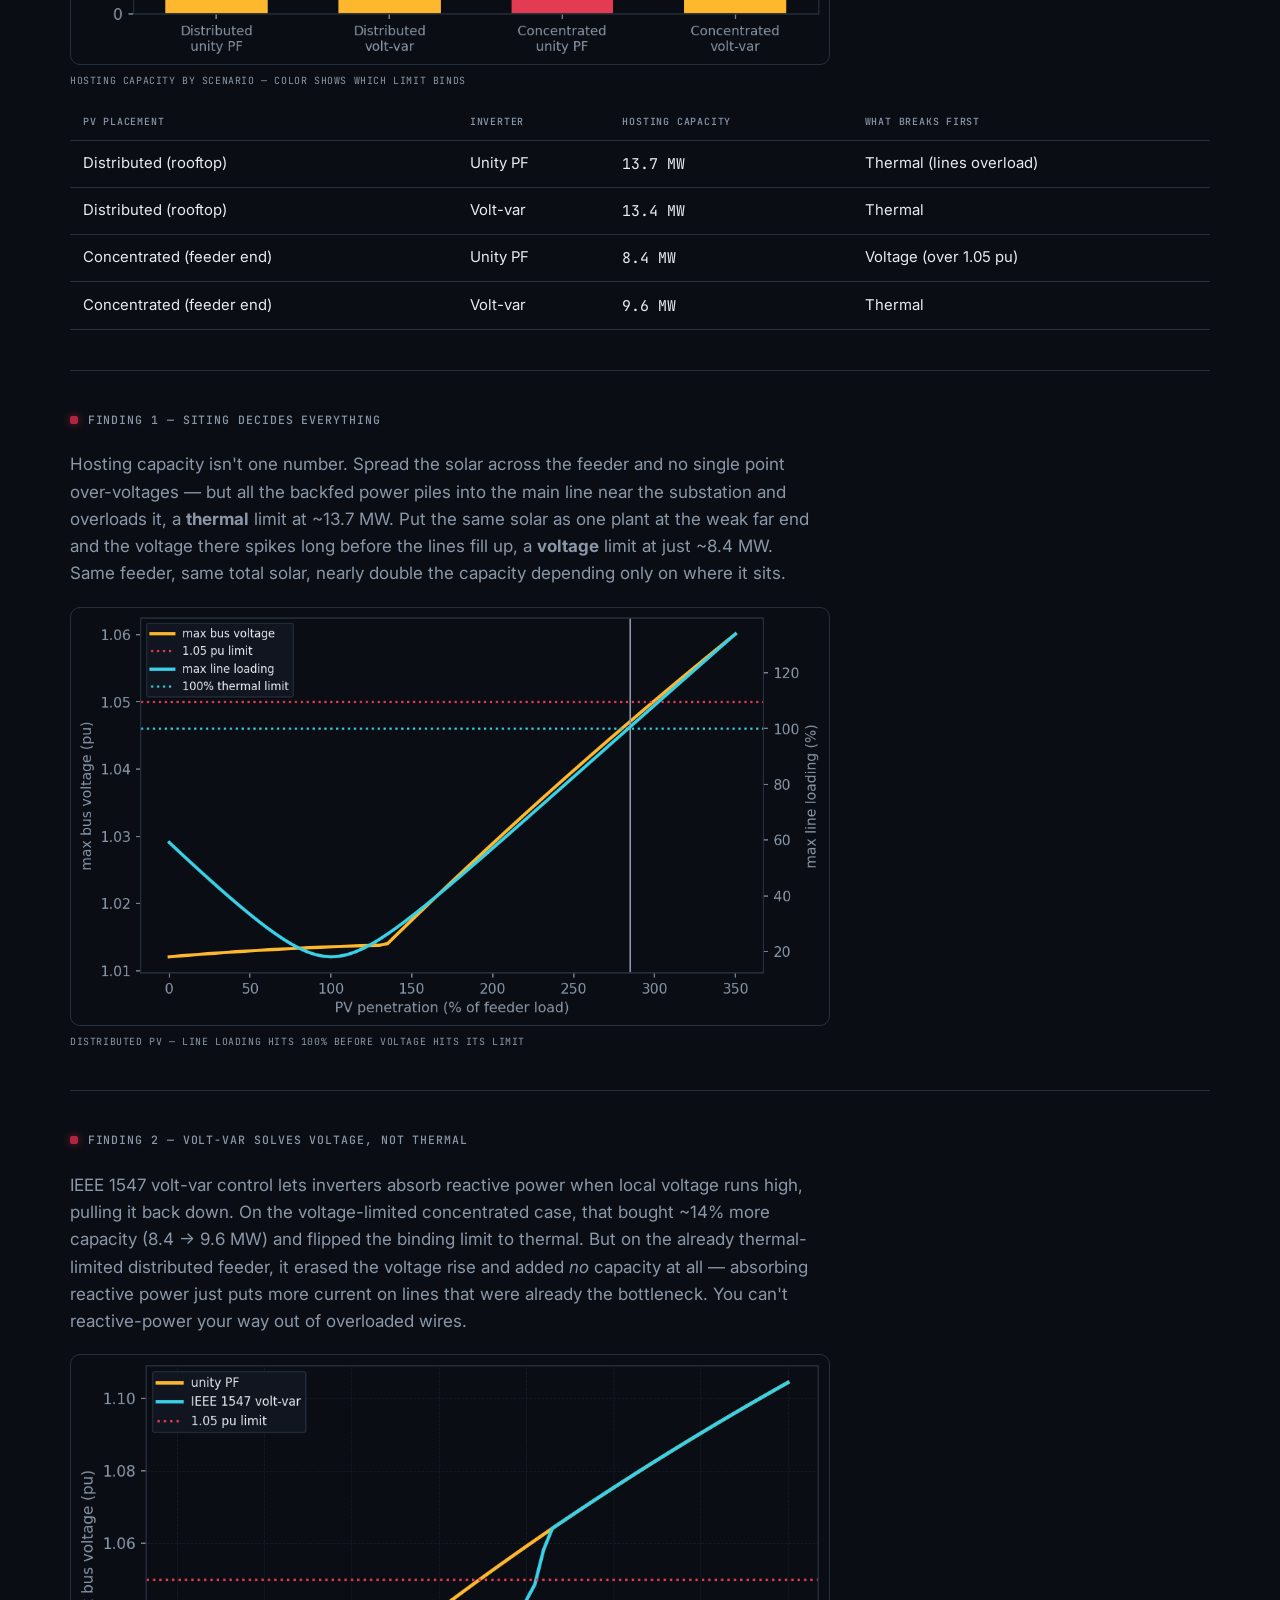
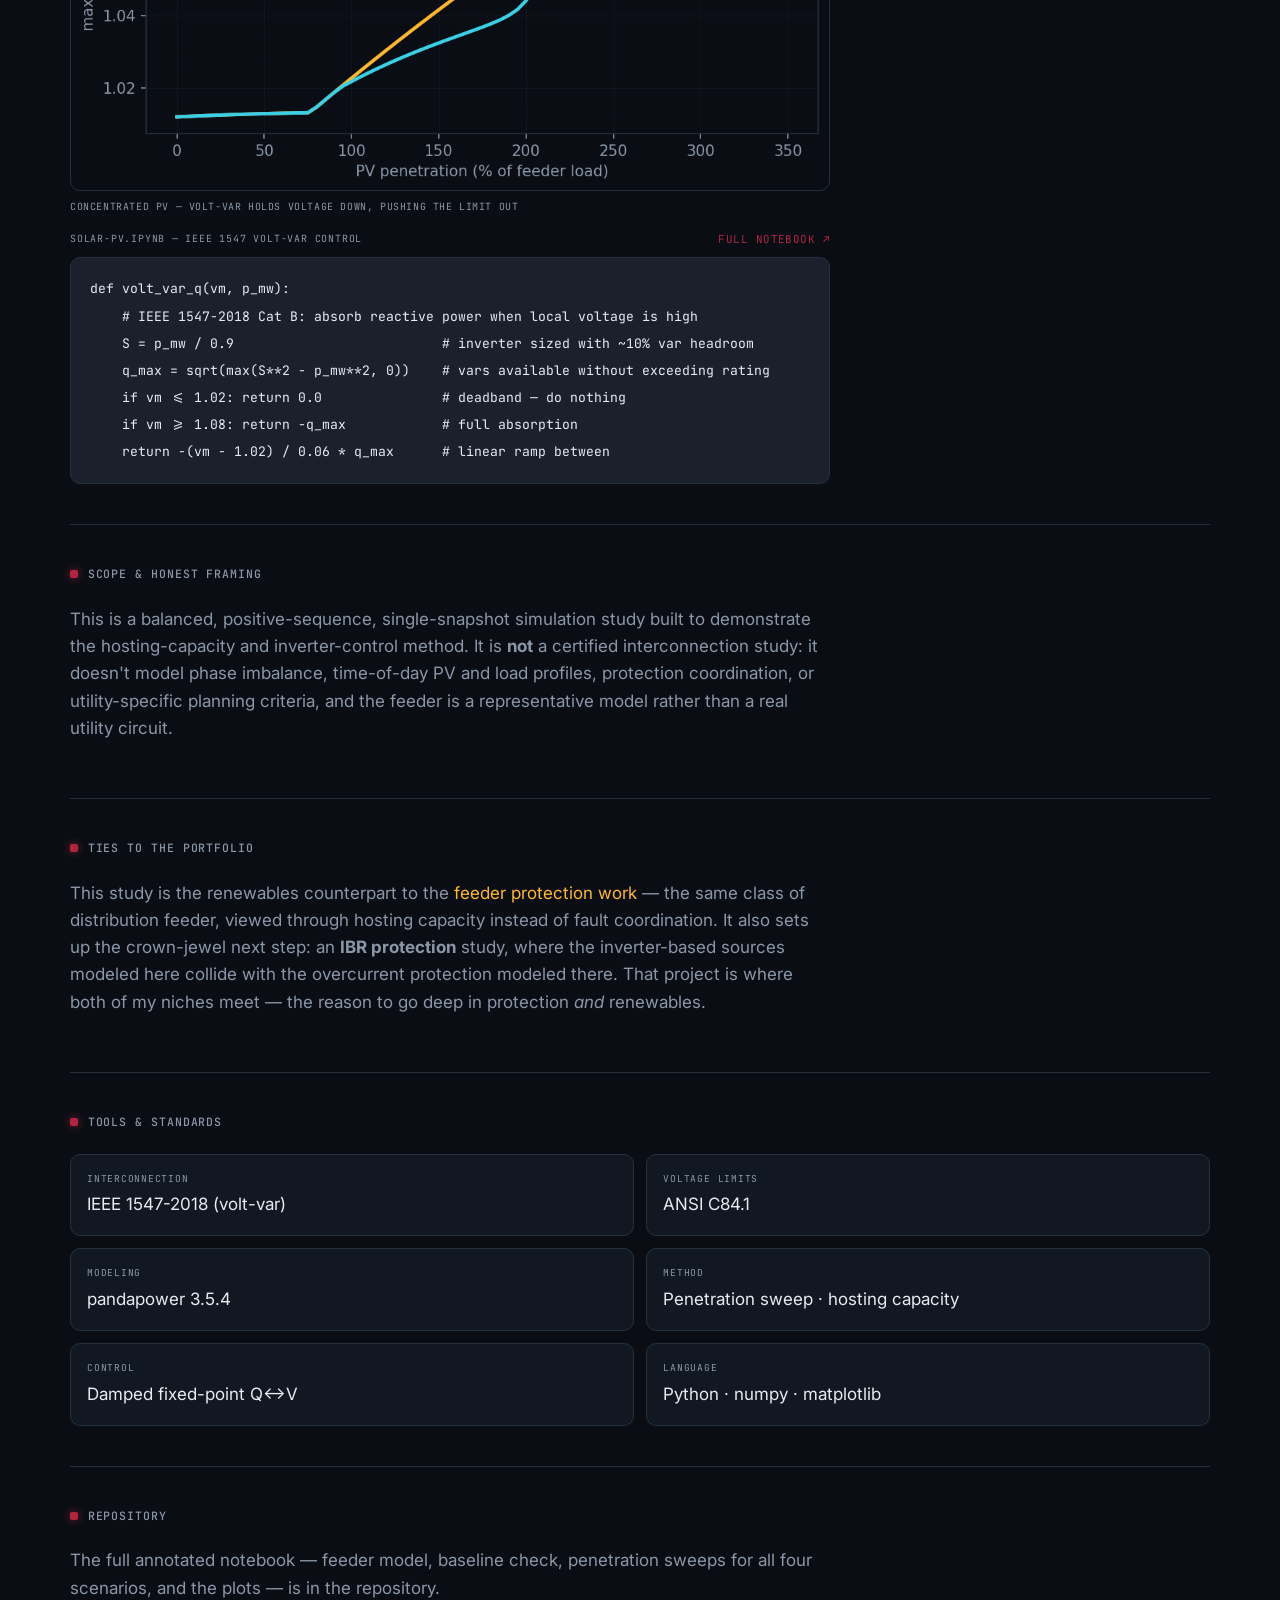
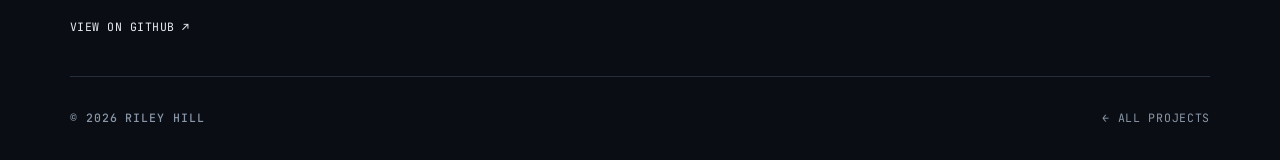
<file: projects/solar-pv.html>
<!DOCTYPE html>
<html lang="en">
<head>
  <meta charset="UTF-8" />
  <meta name="viewport" content="width=device-width, initial-scale=1.0" />
  <title>Grid-Connected Solar PV — Riley Hill</title>
  <meta name="description" content="A Python/pandapower hosting-capacity study: how much rooftop solar a 12.47 kV feeder can absorb, what limit stops it, and how IEEE 1547 volt-var inverter control changes the answer." />

  <script>document.documentElement.classList.add('js');</script>
  <link rel="icon" href="/assets/favicon.svg" type="image/svg+xml">
  <link rel="preconnect" href="https://fonts.googleapis.com">
  <link rel="preconnect" href="https://fonts.gstatic.com" crossorigin>
  <link href="https://fonts.googleapis.com/css2?family=Inter:wght@400;500;600&family=JetBrains+Mono:wght@400;500&family=Space+Grotesk:wght@500;600;700&display=swap" rel="stylesheet">
  <link rel="stylesheet" href="../styles.css" />
</head>
<body>
  <a class="skip-link" href="#main">Skip to content</a>

  <!-- ============ NAV ============ -->
  <header class="nav">
    <div class="container nav__inner">
      <a class="nav__brand" href="../index.html">Riley Hill<span>.</span></a>
      <button class="nav__toggle" aria-label="Toggle menu" aria-expanded="false" aria-controls="nav-links">
        <span></span><span></span><span></span>
      </button>
      <nav class="nav__links" id="nav-links">
        <a href="../index.html#projects">Projects</a>
        <a href="../index.html#skills">Skills</a>
        <a href="../index.html#about">About</a>
        <a href="../index.html#contact">Contact</a>
        <a href="../assets/resume.pdf">Résumé ↗</a>
      </nav>
    </div>
  </header>

  <main id="main">

    <!-- ============ HERO ============ -->
    <section class="detail-hero container" style="--accent: var(--renew);">
      <a class="back-link" href="../index.html#projects">← All projects</a>
      <div class="detail-hero__meta">
        <span class="tag">Renewables Integration</span>
        <span class="status status--done">Complete</span>
      </div>
      <h1>Grid-Connected Solar PV Impact Study</h1>
      <p class="detail-hero__lead">How much rooftop solar a distribution feeder can actually absorb — and what stops it first, voltage or thermal limits. A Python/pandapower hosting-capacity study that sweeps PV penetration to failure and shows how IEEE 1547 smart-inverter control changes the ceiling.</p>
    </section>

    <!-- ============ OBJECTIVE ============ -->
    <section class="block container reveal">
      <div class="section__label"><span class="mono">Objective</span></div>
      <div class="prose">
        <p>As rooftop solar spreads, every distribution feeder hits a point where it can't take any more — voltage climbs too high somewhere, or the lines carry more backfed power than they're rated for. Finding that ceiling, and knowing which limit you'll hit first, is the core question of interconnection engineering, the single most in-demand skill utilities hire renewables engineers for.</p>
        <p>This study builds a feeder from scratch, floods it with increasing solar, and reads off the hosting capacity for four scenarios — two ways of siting the PV, and two inverter behaviors — to answer not just <em>how much</em> fits, but <em>what breaks</em>, and <em>whether smart inverters help.</em></p>
      </div>
    </section>

    <!-- ============ THE PHYSICS ============ -->
    <section class="block container reveal">
      <div class="section__label"><span class="mono">The physics</span></div>
      <div class="prose">
        <p>Picture the feeder as a water pipe running down a street, with houses tapping off it. Voltage is pressure — highest at the substation, dropping with distance as each house draws load. Give the houses solar and each becomes a small pump pushing water <em>back</em> into the pipe; where a house pushes in more than it uses, local pressure rises instead of drops. Enough of that, and the pressure climbs past what the equipment can take.</p>
        <p>Formally, the voltage change along a segment is:</p>
        <div class="equation">ΔV ≈ (P·R + Q·X) / V</div>
        <p>When solar pushes real power (P) back toward the substation, that term flips sign and voltage rises. Distribution feeders have a high resistance-to-reactance ratio, so the real-power term dominates — which is exactly why voltage rise from solar is a <em>distribution-level</em> problem, not a transmission one.</p>
      </div>
    </section>

    <!-- ============ THE MODELED FEEDER ============ -->
    <section class="block container reveal">
      <div class="section__label"><span class="mono">The modeled feeder</span></div>
      <div class="prose">
        <p>A radial 12.47 kV feeder fed from a 138 kV source through a 25 MVA substation transformer: eight 0.5 km line segments (4 km total), with 0.6 MW of load at each of eight buses (4.8 MW total). Solar is added as inverter injections at each bus. With no PV, voltage declines smoothly to 0.980 pu at the far end — comfortably within limits, and a hand calculation of the first segment's drop matched the solver within 1.6%.</p>
      </div>
      <div class="oneline">
        <svg viewBox="0 0 660 190" role="img" aria-label="Radial feeder: 138 kV source, 25 MVA transformer, 12.47 kV bus, and a 4 km feeder with eight buses each carrying 0.6 MW of load and rooftop solar.">
          <circle class="ol-node ol-hot" cx="38" cy="70" r="13"/>
          <text class="ol-label" x="38" y="98" text-anchor="middle">138 kV</text>
          <line class="ol-line ol-hot" x1="51" y1="70" x2="100" y2="70"/>
          <circle class="ol-node" cx="118" cy="63" r="12"/>
          <circle class="ol-node" cx="118" cy="77" r="12"/>
          <text class="ol-label" x="118" y="104" text-anchor="middle">25 MVA</text>
          <line class="ol-line" x1="130" y1="70" x2="180" y2="70"/>
          <line class="ol-bus" x1="180" y1="48" x2="180" y2="92"/>
          <text class="ol-label" x="180" y="40" text-anchor="middle">12.47 kV</text>
          <line class="ol-line" x1="180" y1="70" x2="600" y2="70"/>
          <!-- representative taps: load down, PV up -->
          <g>
            <!-- tap template repeated -->
            <line class="ol-line" x1="250" y1="70" x2="250" y2="92"/><path class="ol-line" d="M244 92 h12 l-6 10 z" fill="#8b97a8"/>
            <line class="ol-line" x1="250" y1="70" x2="250" y2="46"/><circle cx="250" cy="40" r="6" fill="#ffb82e"/>
            <line class="ol-line" x1="340" y1="70" x2="340" y2="92"/><path class="ol-line" d="M334 92 h12 l-6 10 z" fill="#8b97a8"/>
            <line class="ol-line" x1="340" y1="70" x2="340" y2="46"/><circle cx="340" cy="40" r="6" fill="#ffb82e"/>
            <line class="ol-line" x1="430" y1="70" x2="430" y2="92"/><path class="ol-line" d="M424 92 h12 l-6 10 z" fill="#8b97a8"/>
            <line class="ol-line" x1="430" y1="70" x2="430" y2="46"/><circle cx="430" cy="40" r="6" fill="#ffb82e"/>
            <line class="ol-line" x1="520" y1="70" x2="520" y2="92"/><path class="ol-line" d="M514 92 h12 l-6 10 z" fill="#8b97a8"/>
            <line class="ol-line" x1="520" y1="70" x2="520" y2="46"/><circle cx="520" cy="40" r="6" fill="#ffb82e"/>
          </g>
          <text class="ol-label" x="600" y="60" text-anchor="end">4 km · 8 buses</text>
          <text class="ol-label" x="385" y="128" text-anchor="middle">0.6 MW load + rooftop PV per bus  ·  ▲ load   ● solar</text>
        </svg>
      </div>
      <figure class="figure figure--md">
        <img src="../assets/solar-baseline-profile.png" loading="lazy" alt="Baseline voltage profile declining from the substation to 0.98 pu at the feeder end, within the ANSI service band">
        <figcaption>Baseline voltage profile — no PV, within the ANSI 0.95–1.05 pu band</figcaption>
      </figure>
    </section>

    <!-- ============ METHOD ============ -->
    <section class="block container reveal">
      <div class="section__label"><span class="mono">Method</span></div>
      <div class="prose">
        <ol>
          <li>Solve the baseline power flow with no PV as the control case.</li>
          <li>Add PV and <strong>sweep penetration</strong> (total PV ÷ total load) from 0% to 350%, recording the highest bus voltage and the busiest line at each step.</li>
          <li>Read off <strong>hosting capacity</strong> — the first penetration that breaks either the 1.05 pu voltage limit or 100% line loading.</li>
          <li>Repeat for two PV placements (spread across every bus vs. concentrated at the feeder end) and two inverter modes (unity power factor vs. IEEE 1547 volt-var).</li>
        </ol>
      </div>
    </section>

    <!-- ============ RESULTS ============ -->
    <section class="block container reveal">
      <div class="section__label"><span class="mono">Results</span></div>
      <figure class="figure figure--md">
        <img src="../assets/solar-hosting-capacity.png" loading="lazy" alt="Bar chart of hosting capacity for four scenarios: distributed cases ~13.5 MW thermal-limited, concentrated unity 8.4 MW voltage-limited, concentrated volt-var 9.6 MW thermal-limited">
        <figcaption>Hosting capacity by scenario — color shows which limit binds</figcaption>
      </figure>
      <div class="table-scroll">
        <table class="data-table">
          <thead><tr><th>PV placement</th><th>Inverter</th><th>Hosting capacity</th><th>What breaks first</th></tr></thead>
          <tbody>
            <tr><td>Distributed (rooftop)</td><td>Unity PF</td><td class="num">13.7 MW</td><td>Thermal (lines overload)</td></tr>
            <tr><td>Distributed (rooftop)</td><td>Volt-var</td><td class="num">13.4 MW</td><td>Thermal</td></tr>
            <tr><td>Concentrated (feeder end)</td><td>Unity PF</td><td class="num">8.4 MW</td><td>Voltage (over 1.05 pu)</td></tr>
            <tr><td>Concentrated (feeder end)</td><td>Volt-var</td><td class="num">9.6 MW</td><td>Thermal</td></tr>
          </tbody>
        </table>
      </div>
    </section>

    <!-- ============ FINDING 1 ============ -->
    <section class="block container reveal">
      <div class="section__label"><span class="mono">Finding 1 — siting decides everything</span></div>
      <div class="prose">
        <p>Hosting capacity isn't one number. Spread the solar across the feeder and no single point over-voltages — but all the backfed power piles into the main line near the substation and overloads it, a <strong>thermal</strong> limit at ~13.7 MW. Put the same solar as one plant at the weak far end and the voltage there spikes long before the lines fill up, a <strong>voltage</strong> limit at just ~8.4 MW. Same feeder, same total solar, nearly double the capacity depending only on where it sits.</p>
      </div>
      <figure class="figure figure--md">
        <img src="../assets/solar-distributed-hc.png" loading="lazy" alt="Distributed PV sweep: max bus voltage and max line loading vs penetration, with line loading reaching 100% before voltage reaches 1.05 pu">
        <figcaption>Distributed PV — line loading hits 100% before voltage hits its limit</figcaption>
      </figure>
    </section>

    <!-- ============ FINDING 2 ============ -->
    <section class="block container reveal">
      <div class="section__label"><span class="mono">Finding 2 — volt-var solves voltage, not thermal</span></div>
      <div class="prose">
        <p>IEEE 1547 volt-var control lets inverters absorb reactive power when local voltage runs high, pulling it back down. On the voltage-limited concentrated case, that bought ~14% more capacity (8.4 → 9.6 MW) and flipped the binding limit to thermal. But on the already thermal-limited distributed feeder, it erased the voltage rise and added <em>no</em> capacity at all — absorbing reactive power just puts more current on lines that were already the bottleneck. You can't reactive-power your way out of overloaded wires.</p>
      </div>
      <figure class="figure figure--md">
        <img src="../assets/solar-concentrated-vv.png" loading="lazy" alt="Concentrated PV: volt-var holds max voltage below the 1.05 limit further than unity power factor, pushing the voltage limit to higher penetration">
        <figcaption>Concentrated PV — volt-var holds voltage down, pushing the limit out</figcaption>
      </figure>
      <div class="code-block">
        <div class="cap">
          <span>solar-pv.ipynb — IEEE 1547 volt-var control</span>
          <a href="https://github.com/rileyhill625/grid-connected-solar-pv">Full notebook ↗</a>
        </div>
        <pre><code>def volt_var_q(vm, p_mw):
    # IEEE 1547-2018 Cat B: absorb reactive power when local voltage is high
    S = p_mw / 0.9                          # inverter sized with ~10% var headroom
    q_max = sqrt(max(S**2 - p_mw**2, 0))    # vars available without exceeding rating
    if vm &lt;= 1.02: return 0.0               # deadband — do nothing
    if vm &gt;= 1.08: return -q_max            # full absorption
    return -(vm - 1.02) / 0.06 * q_max      # linear ramp between</code></pre>
      </div>
    </section>

    <!-- ============ SCOPE ============ -->
    <section class="block container reveal">
      <div class="section__label"><span class="mono">Scope &amp; honest framing</span></div>
      <div class="prose">
        <p>This is a balanced, positive-sequence, single-snapshot simulation study built to demonstrate the hosting-capacity and inverter-control method. It is <strong>not</strong> a certified interconnection study: it doesn't model phase imbalance, time-of-day PV and load profiles, protection coordination, or utility-specific planning criteria, and the feeder is a representative model rather than a real utility circuit.</p>
      </div>
    </section>

    <!-- ============ TIES TO THE PORTFOLIO ============ -->
    <section class="block container reveal">
      <div class="section__label"><span class="mono">Ties to the portfolio</span></div>
      <div class="prose">
        <p>This study is the renewables counterpart to the <a href="feeder-study.html" style="color:var(--renew);">feeder protection work</a> — the same class of distribution feeder, viewed through hosting capacity instead of fault coordination. It also sets up the crown-jewel next step: an <strong>IBR protection</strong> study, where the inverter-based sources modeled here collide with the overcurrent protection modeled there. That project is where both of my niches meet — the reason to go deep in protection <em>and</em> renewables.</p>
      </div>
    </section>

    <!-- ============ TOOLS & STANDARDS ============ -->
    <section class="block container reveal">
      <div class="section__label"><span class="mono">Tools &amp; standards</span></div>
      <div class="spec-grid">
        <div class="spec"><span class="k">Interconnection</span><span class="v">IEEE 1547-2018 (volt-var)</span></div>
        <div class="spec"><span class="k">Voltage limits</span><span class="v">ANSI C84.1</span></div>
        <div class="spec"><span class="k">Modeling</span><span class="v">pandapower 3.5.4</span></div>
        <div class="spec"><span class="k">Method</span><span class="v">Penetration sweep · hosting capacity</span></div>
        <div class="spec"><span class="k">Control</span><span class="v">Damped fixed-point Q↔V</span></div>
        <div class="spec"><span class="k">Language</span><span class="v">Python · numpy · matplotlib</span></div>
      </div>
    </section>

    <!-- ============ REPOSITORY ============ -->
    <section class="block container reveal">
      <div class="section__label"><span class="mono">Repository</span></div>
      <div class="prose"><p>The full annotated notebook — feeder model, baseline check, penetration sweeps for all four scenarios, and the plots — is in the repository.</p></div>
      <div class="card__links">
        <a href="https://github.com/rileyhill625/grid-connected-solar-pv">View on GitHub ↗</a>
      </div>
    </section>

  </main>

  <footer class="footer container">
    <span class="mono">© 2026 Riley Hill</span>
    <a href="../index.html#projects">← All projects</a>
  </footer>

  <script src="../main.js"></script>

</body>
</html>
</file>
<file: styles.css>
/* ============================================================
   Riley Hill — Protection & Control + Renewables portfolio
   styles.css · design tokens + base + nav + hero
   ============================================================ */

/* 1. DESIGN TOKENS — the single source of the whole site */
:root {  /* top of document */
  /* neutrals — control-room graphite */
  --bg:        #0a0e14;
  --surface:   #121822;
  --surface-2: #1a212d;
  --line:      #26303d;
  --text:      #e8ecf2;
  --muted:     #8b97a8;

  /* niche accents — the color language specializations */
  --maroon:    #500000;   /* A&M brand — deep fills */
  --maroon-hi: #b3243f;   /* readable maroon = PROTECTION & CONTROL */
  --renew:     #ffb82e;   /* amber     = RENEWABLES INTEGRATION */

  /* typefaces */
  --font-display: 'Space Grotesk', system-ui, sans-serif;
  --font-body:    'Inter', system-ui, sans-serif;
  --font-mono:    'JetBrains Mono', ui-monospace, monospace;

  /* spacing + rhythm */
  --space-section: clamp(4rem, 9vw, 7rem);
  --content-max:   1140px;
  --radius:        10px;
}

/* 2. RESET — sane defaults across browsers */
*, *::before, *::after { box-sizing: border-box; }
* { margin: 0; }
html { scroll-behavior: smooth; }
img, svg { display: block; max-width: 100%; }

body {
  background: var(--bg);
  color: var(--text);
  font-family: var(--font-body);
  font-size: 1.0625rem;
  line-height: 1.6;
  -webkit-font-smoothing: antialiased;
}

/* 3. BASE TYPOGRAPHY */
h1, h2, h3 {
  font-family: var(--font-display);
  font-weight: 600;
  line-height: 1.1;
  letter-spacing: -0.02em;
}
a { color: inherit; text-decoration: none; }

.container { width: min(100% - 2.5rem, var(--content-max)); margin-inline: auto; }

.mono {
  font-family: var(--font-mono);
  font-weight: 500;
  letter-spacing: 0.08em;
  text-transform: uppercase;
  font-size: 0.72rem;
  color: var(--muted);
}

/* 4. NAV — sticky, translucent, hairline underline */
.nav {
  position: sticky; top: 0; z-index: 50;
  background: color-mix(in srgb, var(--bg) 82%, transparent);
  backdrop-filter: blur(10px);
  border-bottom: 1px solid var(--line);
}
.nav__inner { display: flex; align-items: center; justify-content: space-between; height: 62px; }
.nav__brand { font-family: var(--font-display); font-weight: 700; font-size: 1.05rem; }
.nav__brand span { color: var(--maroon-hi); }
.nav__links { display: flex; gap: 1.4rem; flex-wrap: wrap; }
.nav__links a {
  font-family: var(--font-mono); font-size: 0.75rem;
  letter-spacing: 0.06em; text-transform: uppercase;
  color: var(--muted); transition: color .18s ease;
}
.nav__links a:hover { color: var(--text); }

/* 5. BUTTONS */
.btn {
  display: inline-flex; align-items: center; gap: .5rem;
  font-family: var(--font-mono); font-size: .78rem;
  letter-spacing: .04em; text-transform: uppercase;
  padding: .7rem 1.1rem; border-radius: var(--radius);
  border: 1px solid var(--line); color: var(--text);
  transition: border-color .18s ease, background .18s ease, transform .18s ease;
}
.btn:hover { transform: translateY(-1px); }
.btn--primary { background: var(--maroon); border-color: var(--maroon-hi); }
.btn--primary:hover { background: var(--maroon-hi); }
.btn--ghost:hover { border-color: var(--muted); background: var(--surface); }

/* 6. HERO */
.hero { padding-block: clamp(3.5rem, 8vw, 6rem) var(--space-section); }
.hero__inner {
  display: grid; grid-template-columns: 1.1fr .9fr;
  gap: clamp(2rem, 5vw, 4rem); align-items: center;
}
.hero__kicker { margin-bottom: 1.1rem; }
.hero h1 { font-size: clamp(2.2rem, 5.2vw, 3.6rem); margin-bottom: 1.2rem; }
.hero h1 .accent { color: var(--renew); }
.hero__sub { color: var(--muted); max-width: 46ch; margin-bottom: 1.8rem; }
.cta-row { display: flex; gap: .8rem; flex-wrap: wrap; }

.pills { display: flex; gap: .6rem; margin-top: 1.6rem; flex-wrap: wrap; }
.pill {
  font-family: var(--font-mono); font-size: .68rem;
  letter-spacing: .08em; text-transform: uppercase;
  padding: .35rem .7rem; border-radius: 999px; border: 1px solid var(--line);
}
.pill--pc    { color: var(--maroon-hi); border-color: color-mix(in srgb, var(--maroon-hi) 45%, var(--line)); }
.pill--renew { color: var(--renew);     border-color: color-mix(in srgb, var(--renew) 45%, var(--line)); }

/* hero one-line diagram panel */
.oneline { background: var(--surface); border: 1px solid var(--line); border-radius: var(--radius); padding: 1.25rem; }
.ol-bus  { stroke: var(--text);  stroke-width: 2; }
.ol-line { stroke: var(--muted); stroke-width: 1.5; fill: none; }
.ol-node { fill: none; stroke: var(--muted); stroke-width: 1.5; }
.ol-hot  { stroke: var(--maroon-hi); }
.ol-flow { stroke: var(--renew); stroke-width: 2; fill: none; stroke-dasharray: 4 6; }
.ol-label{ fill: var(--muted); font-family: var(--font-mono); font-size: 9px; letter-spacing: .06em; }

/* 7. SECTION SCAFFOLD + the HMI "status LED" label */
.section { padding-block: var(--space-section); border-top: 1px solid var(--line); }
.section__label { display: flex; align-items: center; gap: .6rem; margin-bottom: 1.4rem; }
.section__label::before {
  content: ""; width: 8px; height: 8px; border-radius: 2px;
  background: var(--maroon-hi);
  box-shadow: 0 0 8px color-mix(in srgb, var(--maroon-hi) 70%, transparent);
}
.section h2 { font-size: clamp(1.6rem, 3.5vw, 2.3rem); }

/* 8. RESPONSIVE */
@media (max-width: 760px) {
  .hero__inner { grid-template-columns: 1fr; }
  .oneline { order: -1; }
  .nav__links { gap: .9rem; }
}

/* 9. ACCESSIBILITY FLOOR */
:focus-visible { outline: 2px solid var(--renew); outline-offset: 3px; border-radius: 4px; }
@media (prefers-reduced-motion: reduce) {
  html { scroll-behavior: auto; }
  * { transition: none !important; animation: none !important; }
}

/* 10. PROJECT CARDS */
.section__intro { color: var(--muted); max-width: 60ch; margin-top: .6rem; }

.projects-grid {
  display: grid;
  grid-template-columns: repeat(2, 1fr);   /* two equal columns */
  gap: 1.2rem;
  margin-top: 2rem;
}

.card {
  --accent: var(--maroon-hi);              /* per-card niche color; a default */
  display: flex; flex-direction: column;   /* stack contents vertically */
  background: var(--surface);
  border: 1px solid var(--line);
  border-radius: var(--radius);
  padding: 1.5rem;
  transition: border-color .2s ease, transform .2s ease;
}
.card--pc    { --accent: var(--maroon-hi); }   /* Protection & Control */
.card--renew { --accent: var(--renew); }       /* Renewables Integration */
.card:hover { transform: translateY(-3px); border-color: color-mix(in srgb, var(--accent) 40%, var(--line)); }

.card__top { display: flex; justify-content: space-between; align-items: center; margin-bottom: 1rem; }

.tag {
  font-family: var(--font-mono); font-size: .62rem; letter-spacing: .1em; text-transform: uppercase;
  padding: .3rem .6rem; border-radius: 999px;
  color: var(--accent);
  border: 1px solid color-mix(in srgb, var(--accent) 45%, var(--line));
}

.status { display: inline-flex; align-items: center; gap: .45rem; font-family: var(--font-mono); font-size: .62rem; letter-spacing: .08em; text-transform: uppercase; color: var(--muted); }
.status::before { content: ""; width: 7px; height: 7px; border-radius: 50%; }
.status--done::before { background: var(--text); }              /* filled = complete */
.status--wip::before  { border: 1.5px solid var(--muted); }     /* hollow = in progress */
.status--planned::before { background: var(--line); }   /* faint filled dot = planned/future */

.card h3 { font-size: 1.25rem; margin-bottom: .5rem; }
.card__desc { color: var(--muted); font-size: .95rem; margin-bottom: 1rem; }

.card__tags { display: flex; flex-wrap: wrap; gap: .4rem; margin-bottom: 1.1rem; }
.chip { font-family: var(--font-mono); font-size: .62rem; color: var(--muted); background: var(--surface-2); border: 1px solid var(--line); border-radius: 5px; padding: .25rem .5rem; }

.card__result { padding: .8rem; background: var(--surface-2); border-left: 2px solid var(--accent); border-radius: 6px; margin-bottom: 1.2rem; }
.card__result .metric { display: block; font-family: var(--font-mono); color: var(--text); font-size: .95rem; }
.card__result .metric-label { font-family: var(--font-mono); font-size: .6rem; letter-spacing: .08em; text-transform: uppercase; color: var(--muted); }

.card__links { margin-top: auto; display: flex; gap: 1.2rem; align-items: center; }
.card__links a { font-family: var(--font-mono); font-size: .72rem; letter-spacing: .04em; text-transform: uppercase; color: var(--text); transition: color .18s ease; }
.card__links a:hover { color: var(--accent); }
.card__links .secondary { color: var(--muted); }

@media (max-width: 760px) { .projects-grid { grid-template-columns: 1fr; } }


/* 11. CAPSTONES — the featured tier */
.capstones {
  display: grid;
  grid-template-columns: repeat(2, 1fr);
  gap: 1.2rem;
  margin-top: 2rem;
  margin-bottom: 3rem;
}
.capstones { grid-template-columns: 1fr; }
.capstone--pc     { --accent: var(--maroon-hi); }
.capstone--bridge { --accent: var(--renew); }

/* the accent bar across the top — this is what elevates a capstone above a card */
.capstone::before {
  content: ""; position: absolute; top: 0; left: 0; right: 0; height: 3px;
  background: var(--accent);
}
.capstone--bridge::before {
  background: linear-gradient(90deg, var(--maroon-hi), var(--renew));  /* the fusion */
}

/* flagship capstone — make it the standout element on the page */
.capstone--bridge {
  border-color: color-mix(in srgb, var(--renew) 32%, var(--line));
  box-shadow: 0 0 0 1px color-mix(in srgb, var(--maroon-hi) 22%, transparent),
              0 14px 44px -20px color-mix(in srgb, var(--maroon-hi) 65%, transparent);
}
.capstone--bridge::before { height: 4px; }

.capstone__head { display: flex; justify-content: space-between; align-items: center; margin-bottom: .9rem; }
.capstone__eyebrow { font-family: var(--font-mono); font-size: .62rem; letter-spacing: .12em; text-transform: uppercase; color: var(--accent); }
.capstone h3 { font-size: 1.6rem; margin-bottom: .7rem; }
.capstone__desc { color: var(--muted); margin-bottom: 1.3rem; }

.capstone__scope {
  display: flex; gap: 1.6rem; flex-wrap: wrap;
  padding-block: 1rem; margin-bottom: 1.4rem;
  border-top: 1px solid var(--line); border-bottom: 1px solid var(--line);
}
.capstone__scope div { display: flex; flex-direction: column; }
.capstone__scope .n { font-family: var(--font-display); font-size: 1.15rem; color: var(--text); }
.capstone__scope .l { font-family: var(--font-mono); font-size: .58rem; letter-spacing: .08em; text-transform: uppercase; color: var(--muted); margin-top: .2rem; }

.capstone__links { margin-top: auto; display: flex; gap: 1.2rem; }
.capstone__links a { font-family: var(--font-mono); font-size: .72rem; letter-spacing: .04em; text-transform: uppercase; color: var(--text); transition: color .18s ease; }
.capstone__links a:hover { color: var(--accent); }

@media (max-width: 760px) { .capstones { grid-template-columns: 1fr; } }

/* 12. PROJECT DETAIL PAGES */
.detail-hero { --accent: var(--maroon-hi); padding-block: 2.5rem 1rem; }
/* for a renewables detail page, put style="--accent: var(--renew)" on its <main> */

.back-link { font-family: var(--font-mono); font-size: .72rem; letter-spacing: .06em; text-transform: uppercase; color: var(--muted); display: inline-flex; gap: .4rem; margin-bottom: 1.5rem; transition: color .18s ease; }
.back-link:hover { color: var(--text); }
.detail-hero__meta { display: flex; gap: .8rem; align-items: center; margin-bottom: 1rem; flex-wrap: wrap; }
.detail-hero h1 { font-size: clamp(1.9rem, 4.5vw, 3rem); margin-bottom: .8rem; }
.detail-hero__lead { color: var(--muted); font-size: 1.1rem; max-width: 62ch; }

.block { padding-block: 2.5rem; border-top: 1px solid var(--line); }
.prose { max-width: 68ch; }
.prose p { color: var(--muted); margin-bottom: 1rem; }
.prose ol { color: var(--muted); margin: 0 0 1rem 1.2rem; }
.prose li { margin-bottom: .6rem; }
.prose li strong { color: var(--text); }

.equation { font-family: var(--font-mono); background: var(--surface-2); border: 1px solid var(--line); border-radius: var(--radius); padding: 1rem 1.2rem; color: var(--text); text-align: center; margin: 1.3rem 0; font-size: 1.05rem; }

/* data tables */
.data-table { width: 100%; border-collapse: collapse; margin-top: 1rem; font-size: .93rem; }
.data-table th { text-align: left; font-family: var(--font-mono); font-size: .62rem; letter-spacing: .08em; text-transform: uppercase; color: var(--muted); font-weight: 500; padding: .6rem .8rem; border-bottom: 1px solid var(--line); }
.data-table td { padding: .7rem .8rem; border-bottom: 1px solid var(--line); color: var(--text); }
.data-table .num { font-family: var(--font-mono); }
.data-table tr:hover td { background: var(--surface); }

/* hardware spec grid */
.spec-grid { display: grid; grid-template-columns: repeat(2, 1fr); gap: .8rem; margin-top: 1rem; }
.spec { background: var(--surface); border: 1px solid var(--line); border-radius: var(--radius); padding: 1rem; }
.spec .k { font-family: var(--font-mono); font-size: .6rem; letter-spacing: .08em; text-transform: uppercase; color: var(--muted); display: block; margin-bottom: .35rem; }
.spec .v { color: var(--text); }

/* interactive trip curve */
.curve-panel { background: var(--surface); border: 1px solid var(--line); border-radius: var(--radius); padding: 1.5rem; margin-top: 1rem; }
.curve-controls { display: flex; gap: 2rem; flex-wrap: wrap; margin-bottom: 1.2rem; }
.control { display: flex; flex-direction: column; gap: .5rem; min-width: 220px; }
.control label { font-family: var(--font-mono); font-size: .68rem; letter-spacing: .06em; text-transform: uppercase; color: var(--muted); display: flex; justify-content: space-between; }
.control label .val { color: var(--renew); }
.control input[type="range"] { width: 100%; accent-color: var(--maroon-hi); }
.curve-svg { width: 100%; height: auto; background: var(--bg); border-radius: 6px; }
.curve-axis   { stroke: var(--line); stroke-width: 1; }
.curve-grid   { stroke: color-mix(in srgb, var(--line) 55%, transparent); stroke-width: .5; }
.curve-path   { stroke: var(--maroon-hi); stroke-width: 2.5; fill: none; }
.curve-point  { fill: var(--renew); stroke: var(--bg); stroke-width: 2; }
.curve-label  { fill: var(--muted); font-family: var(--font-mono); font-size: 10px; }
.curve-pickup { stroke: var(--muted); stroke-width: 1; stroke-dasharray: 4 4; }

@media (max-width: 760px) { .spec-grid { grid-template-columns: 1fr; } }

/* 13. MEDIA + CODE (detail pages) */
.figure { margin-top: 1.2rem; }
.figure--md { max-width: 760px; }
.figure--sm { max-width: 400px; }
.figure img, .figure video { width: 100%; display: block; border: 1px solid var(--line); border-radius: var(--radius); background: var(--bg); }
.figure figcaption { font-family: var(--font-mono); font-size: .62rem; letter-spacing: .06em; text-transform: uppercase; color: var(--muted); margin-top: .5rem; }

.code-block { margin-top: 1rem; max-width: 760px; }
.code-block .cap { display: flex; justify-content: space-between; align-items: center; margin-bottom: .55rem; }
.code-block .cap span { font-family: var(--font-mono); font-size: .62rem; letter-spacing: .08em; text-transform: uppercase; color: var(--muted); }
.code-block .cap a { font-family: var(--font-mono); font-size: .68rem; text-transform: uppercase; letter-spacing: .04em; color: var(--maroon-hi); }
.code-block pre { background: var(--surface-2); border: 1px solid var(--line); border-radius: var(--radius); padding: 1.1rem 1.2rem; overflow-x: auto; }
.code-block code { font-family: var(--font-mono); font-size: .82rem; line-height: 1.7; color: var(--text); white-space: pre; }

/* 14. SKILLS */
.chips { display: flex; flex-wrap: wrap; gap: .45rem; }
.skills-grid { display: grid; grid-template-columns: repeat(2, 1fr); gap: 1.4rem; margin-top: 1.8rem; }
.skill-group { background: var(--surface); border: 1px solid var(--line); border-radius: var(--radius); padding: 1.3rem; }
.skill-group h3 { font-family: var(--font-mono); font-size: .68rem; letter-spacing: .1em; text-transform: uppercase; color: var(--muted); font-weight: 500; margin-bottom: .9rem; }
@media (max-width: 760px){ .skills-grid { grid-template-columns: 1fr; } }

/* 15. POLISH — scroll reveal, hero current flow, footer */

/* Scroll reveal. Scoped to .js so the page still shows everything if JS is off. */
.js .reveal { opacity: 0; transform: translateY(20px); transition: opacity .6s ease, transform .6s ease; }
.js .reveal.is-visible { opacity: 1; transform: none; }

/* Flowing current on the hero feeder conductor */
@keyframes current-flow { to { stroke-dashoffset: -140; } }
.ol-flow { stroke-dasharray: 6 8; animation: current-flow 2.5s linear infinite; }

/* Footer */
.footer { display: flex; justify-content: space-between; align-items: center; gap: 1rem; flex-wrap: wrap;
  padding-block: 2rem; border-top: 1px solid var(--line); color: var(--muted); }
.footer a { color: var(--muted); font-family: var(--font-mono); font-size: .72rem; letter-spacing: .06em; text-transform: uppercase; transition: color .18s ease; }
.footer a:hover { color: var(--text); }

@media (prefers-reduced-motion: reduce) {
  .js .reveal { opacity: 1; transform: none; transition: none; }
  .ol-flow { animation: none; }
}

/* 16. QA & MOBILE POLISH */

/* offset anchored sections so the sticky nav doesn't cover their headings */
section[id], main[id] { scroll-margin-top: 78px; }

/* wide tables scroll instead of overflowing on small screens */
.table-scroll { overflow-x: auto; -webkit-overflow-scrolling: touch; }
.table-scroll .data-table { min-width: 540px; }

/* 'coming soon' label so planned cards don't link to dead pages */
.card__soon, .capstone__soon { font-family: var(--font-mono); font-size: .72rem; letter-spacing: .04em; text-transform: uppercase; color: var(--muted); margin-top: auto; }

/* active nav link (scrollspy) */
.nav__links a.is-active { color: var(--text); }

/* skip-to-content link for keyboard/screen-reader users */
.skip-link { position: absolute; left: -9999px; top: 0; z-index: 100; background: var(--maroon); color: #fff; padding: .6rem 1rem; border-radius: 0 0 var(--radius) 0; font-family: var(--font-mono); font-size: .75rem; }
.skip-link:focus { left: 0; }

/* mobile nav toggle (hamburger) */
.nav__inner { position: relative; }
.nav__toggle { display: none; background: none; border: 0; cursor: pointer; padding: 8px; }
.nav__toggle span { display: block; width: 22px; height: 2px; background: var(--text); margin: 4px 0; transition: transform .2s ease, opacity .2s ease; }

@media (max-width: 680px) {
  .nav__toggle { display: block; }
  .nav__links {
    position: absolute; top: 100%; left: 0; right: 0;
    flex-direction: column; gap: 0; display: none;
    background: var(--surface); border: 1px solid var(--line);
    border-radius: 0 0 var(--radius) var(--radius); padding: .25rem 1.25rem 1rem;
  }
  .nav__links.is-open { display: flex; }
  .nav__links a { padding: .8rem 0; border-bottom: 1px solid var(--line); font-size: .8rem; }
  .nav__links a:last-child { border-bottom: 0; }
  .nav__toggle[aria-expanded="true"] span:nth-child(1) { transform: translateY(6px) rotate(45deg); }
  .nav__toggle[aria-expanded="true"] span:nth-child(2) { opacity: 0; }
  .nav__toggle[aria-expanded="true"] span:nth-child(3) { transform: translateY(-6px) rotate(-45deg); }
}
</file>
